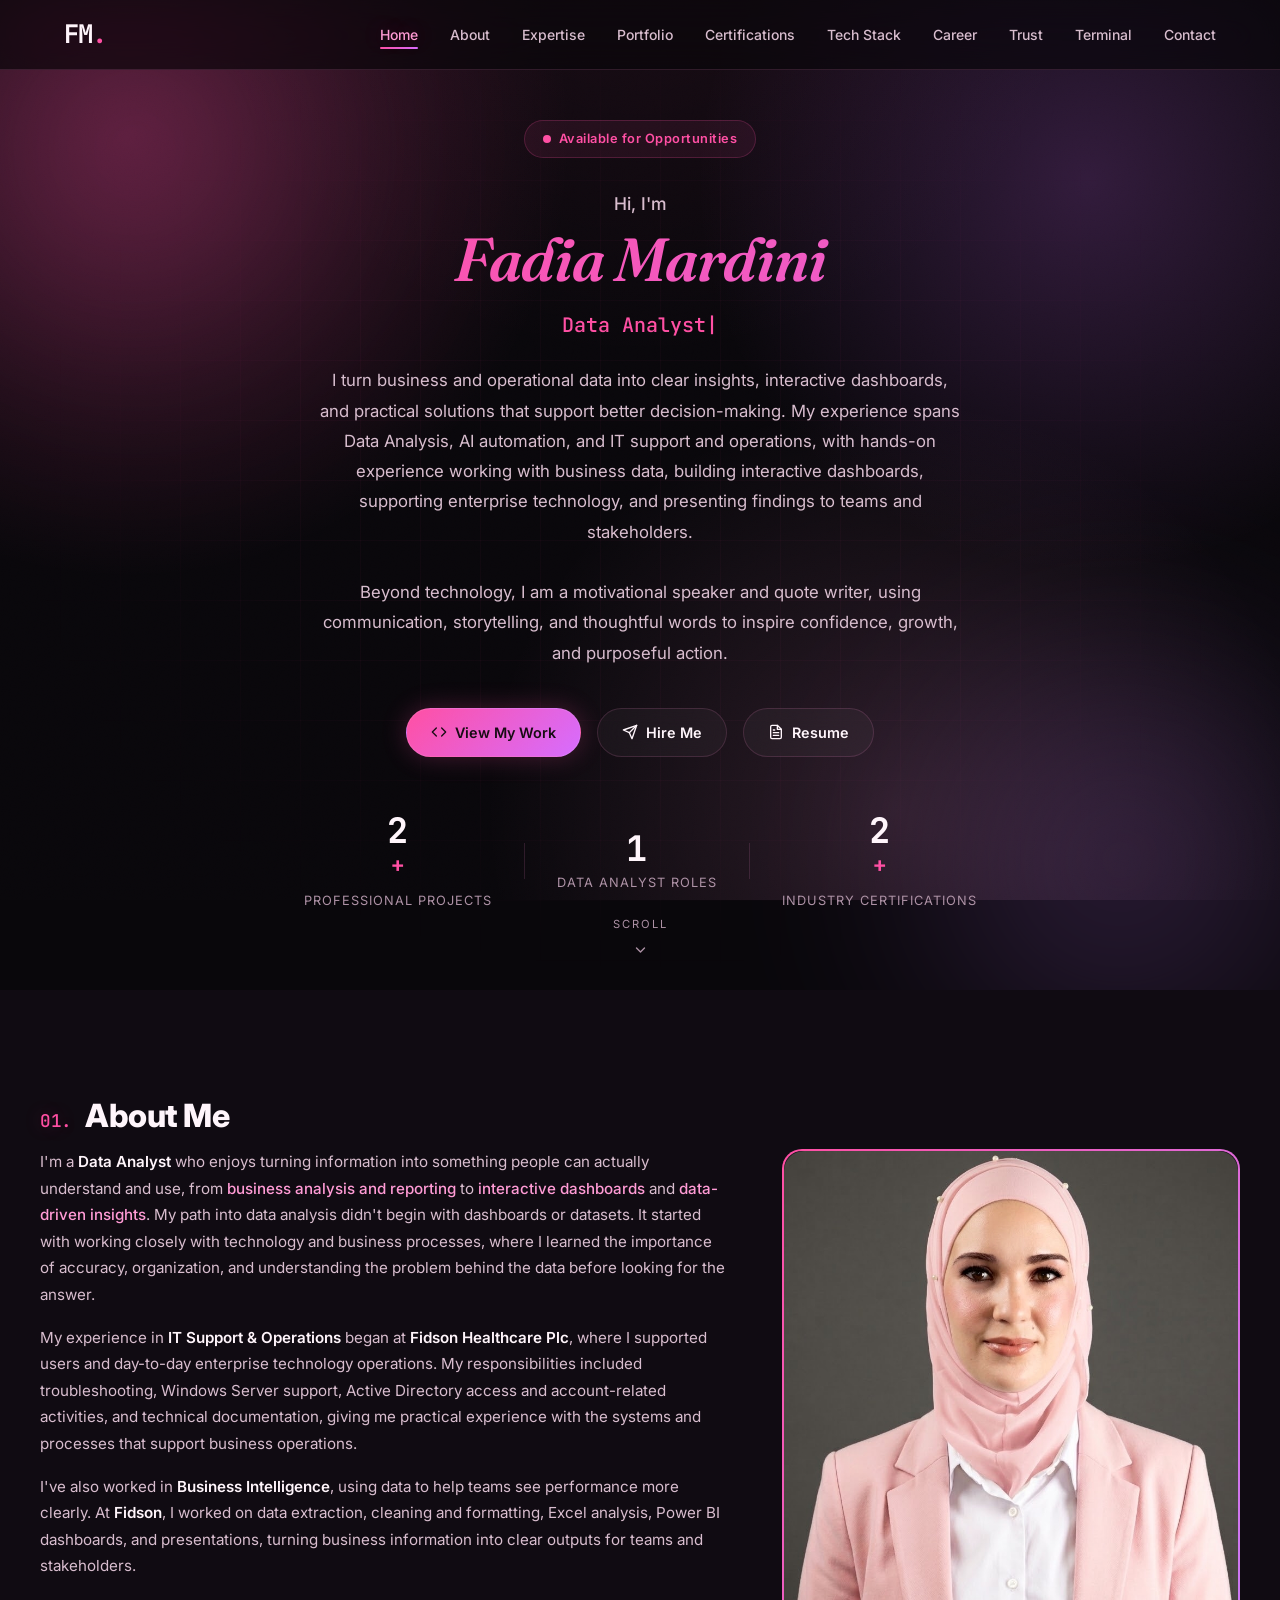
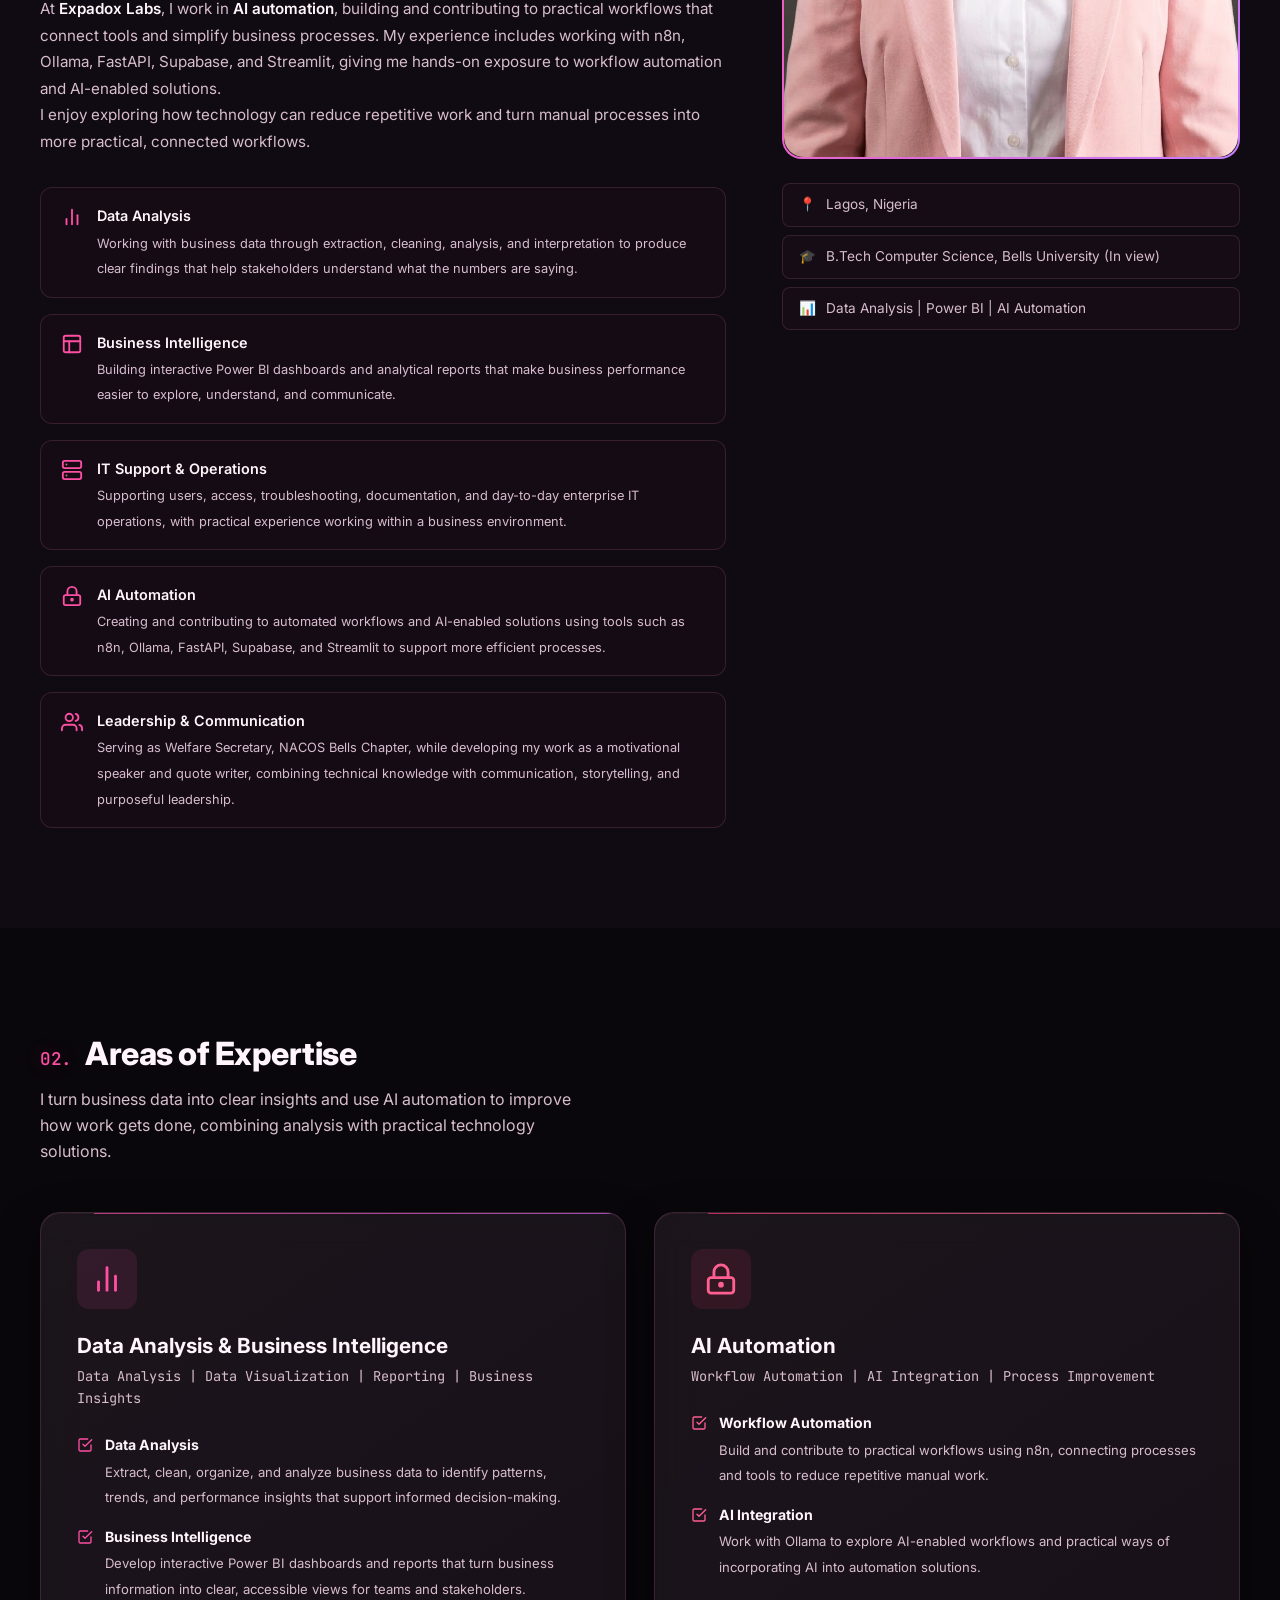
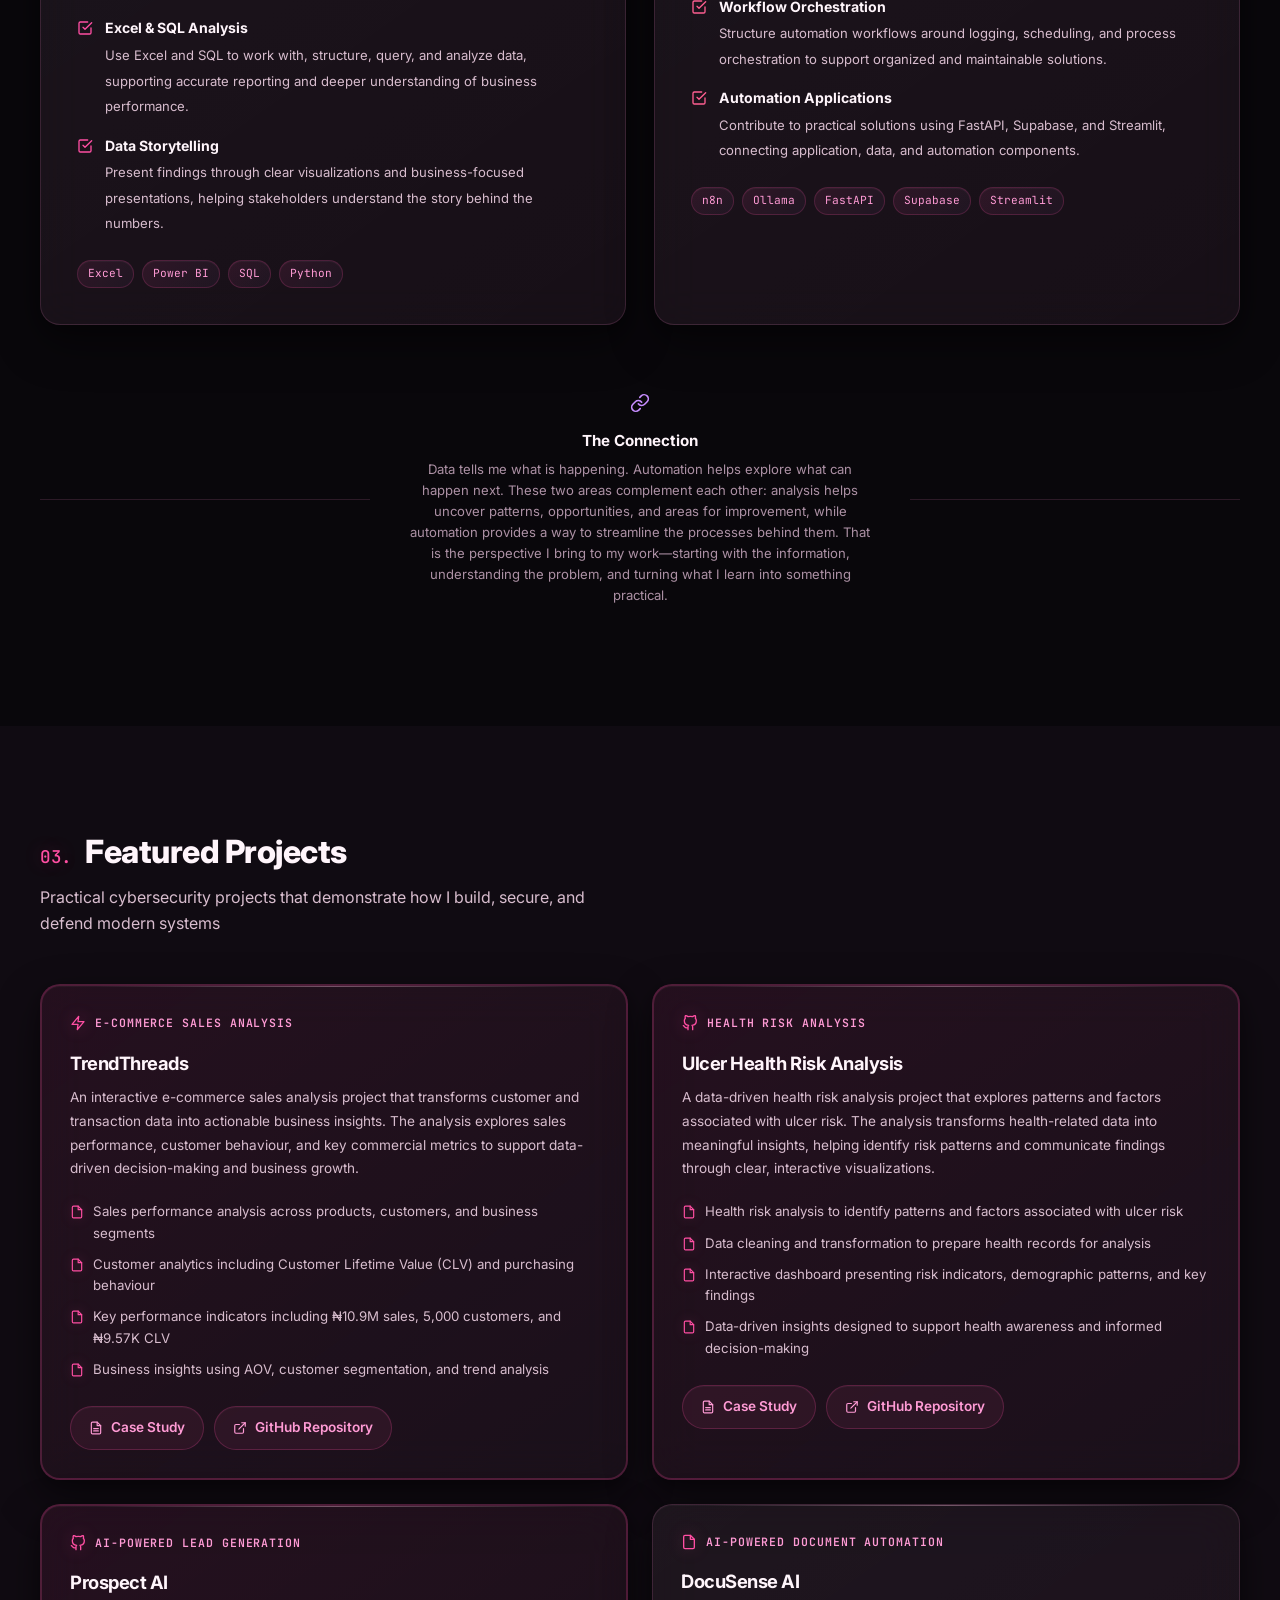
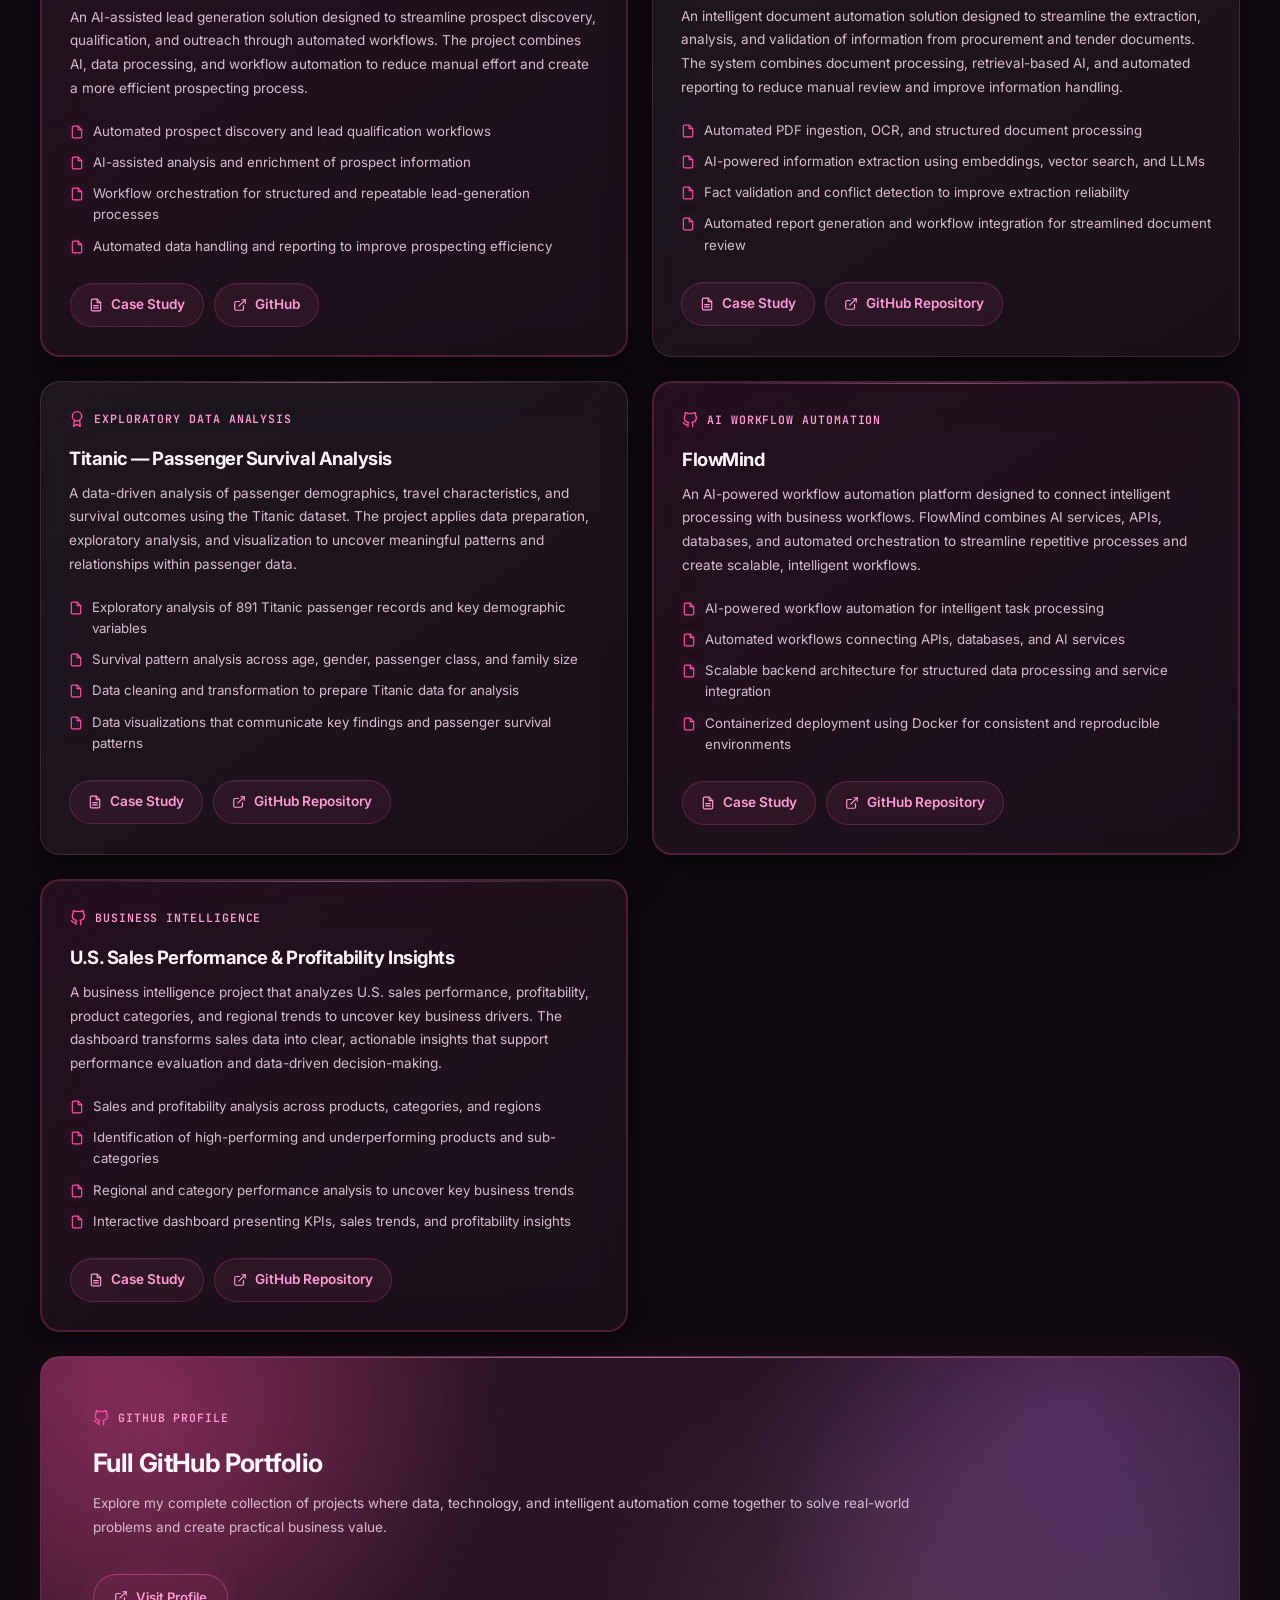
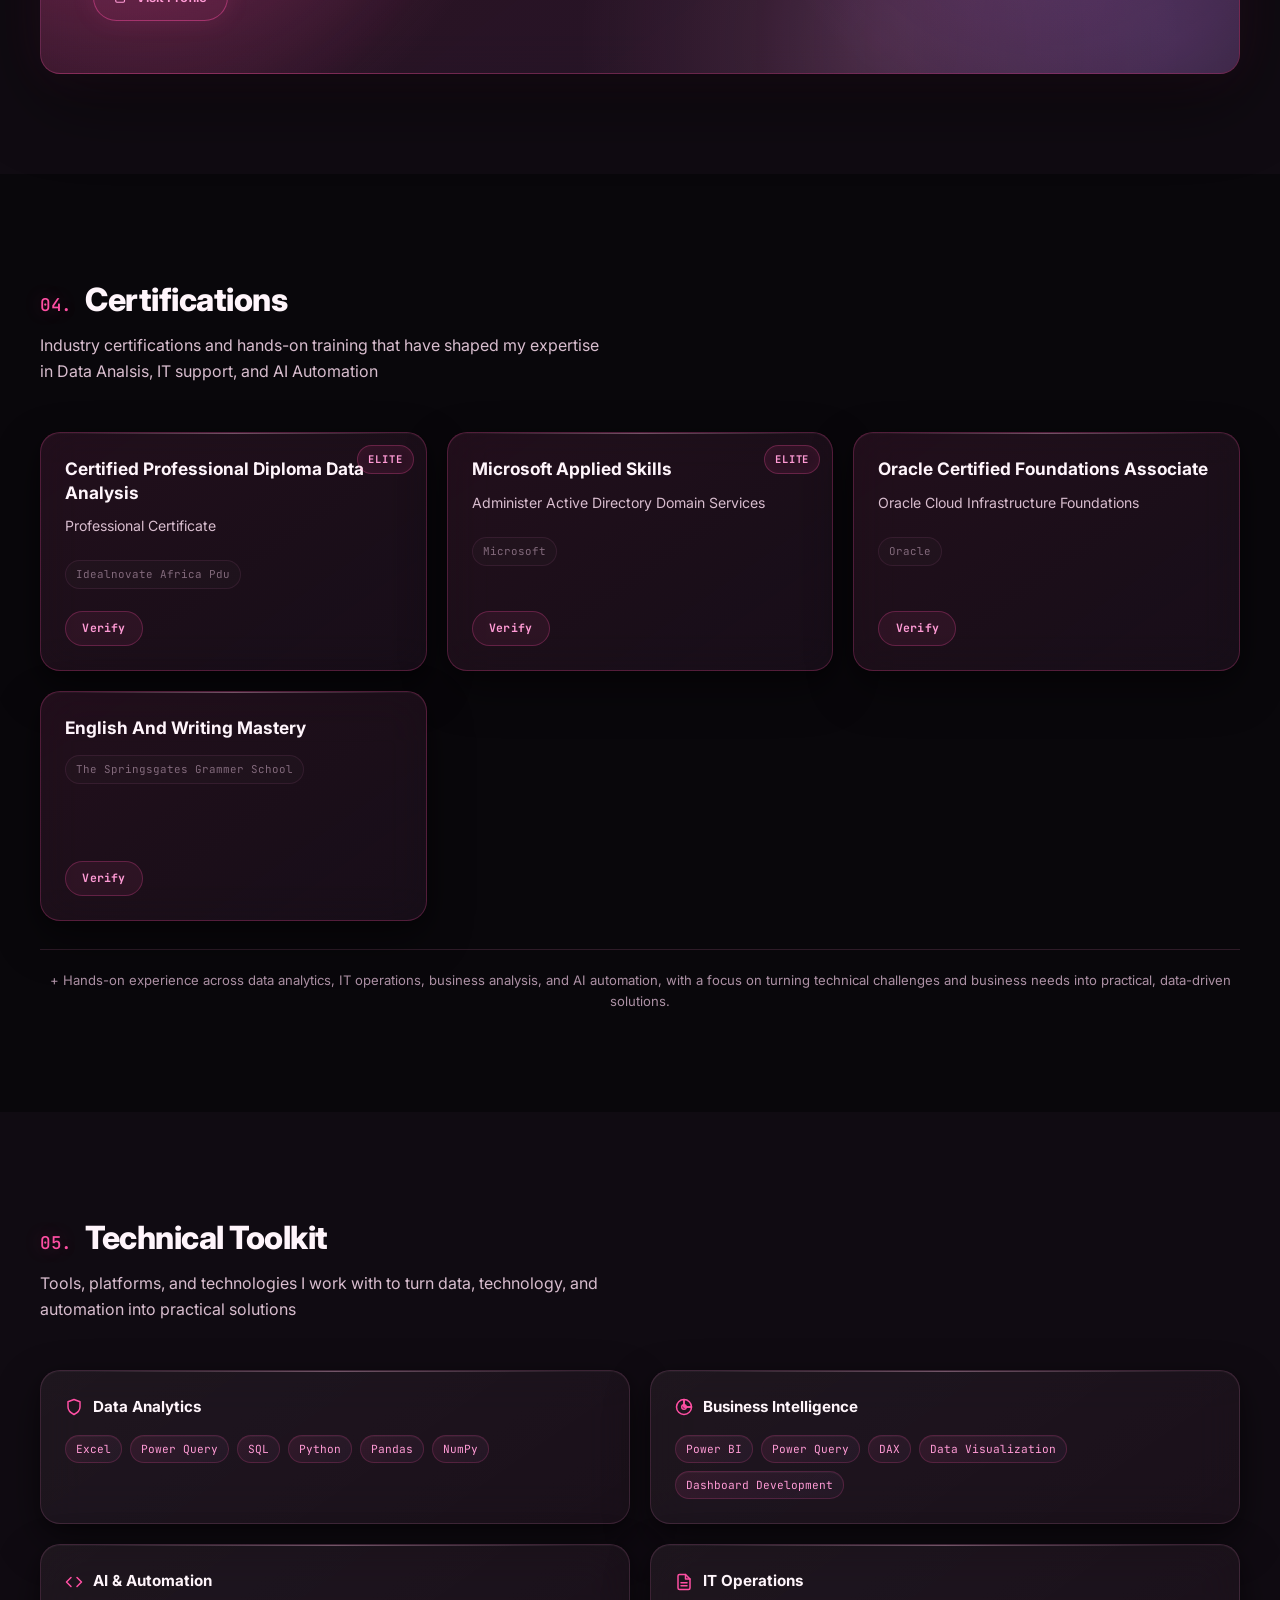
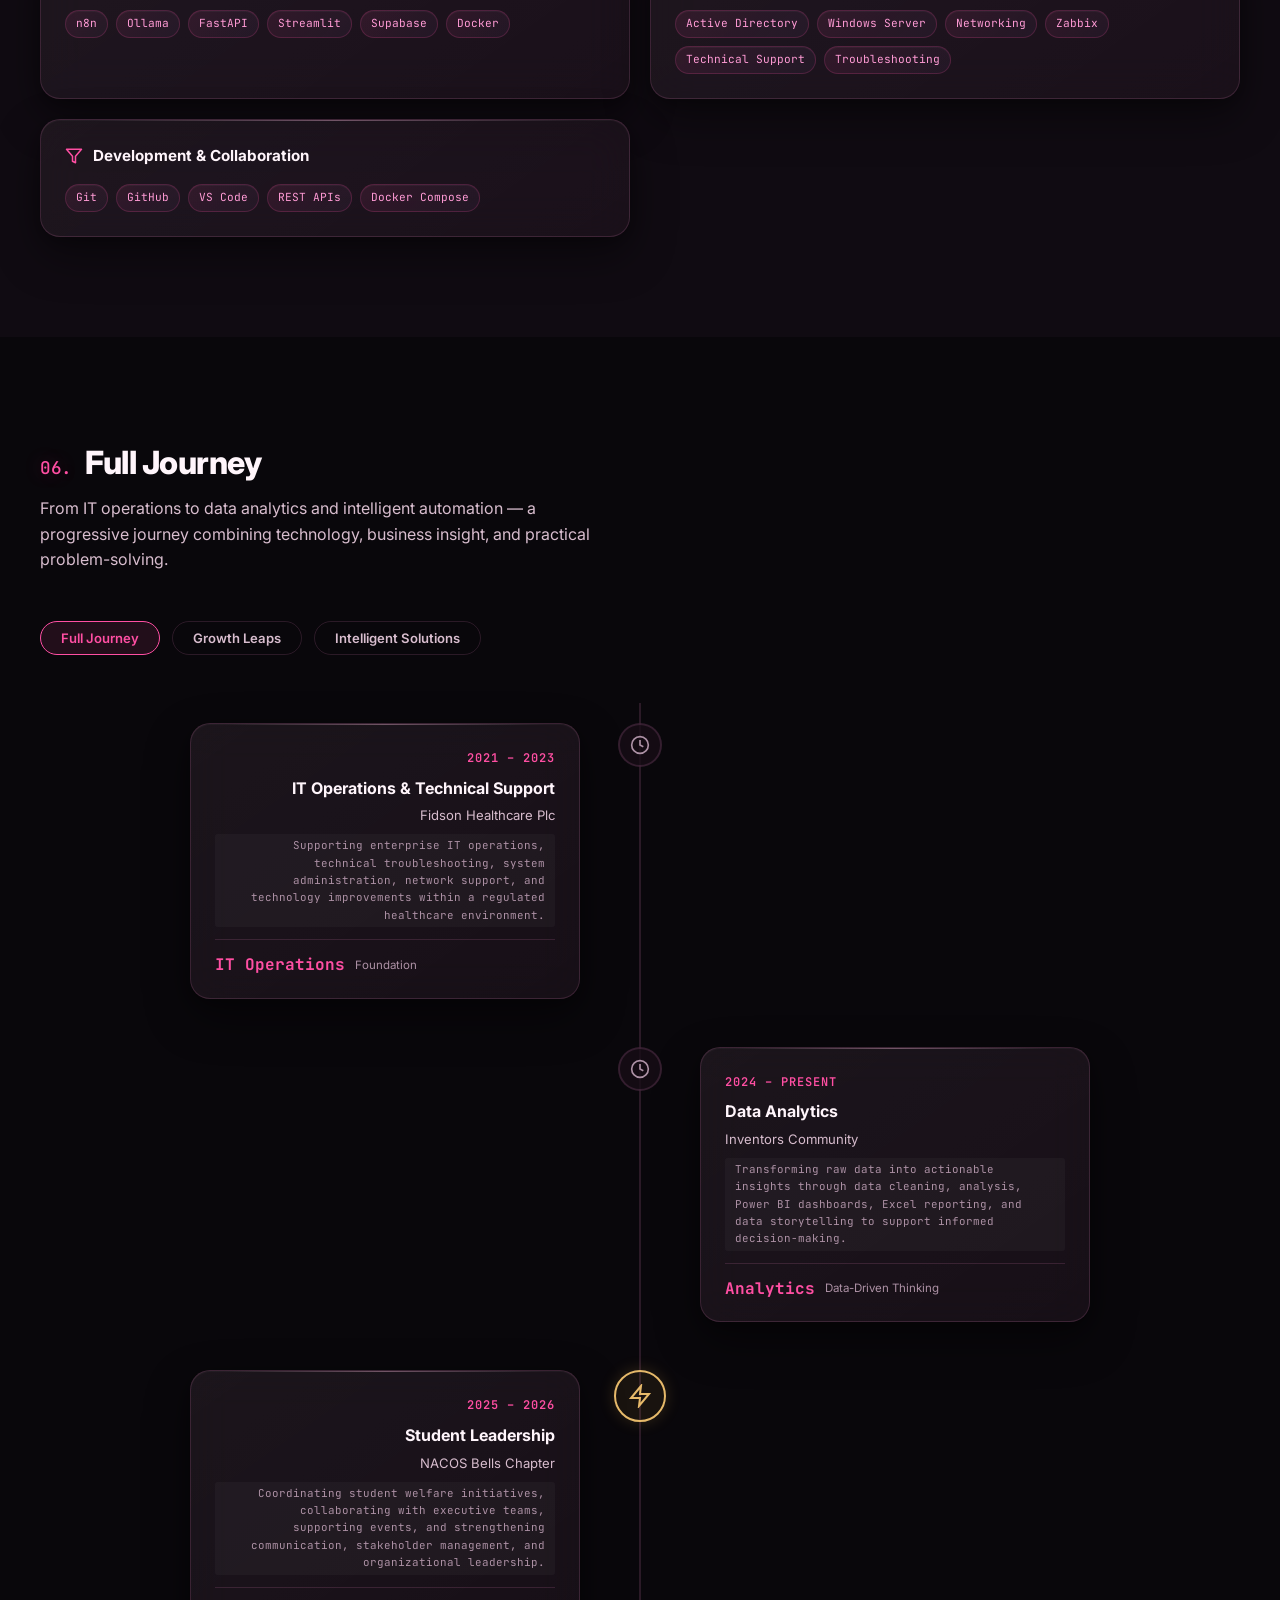
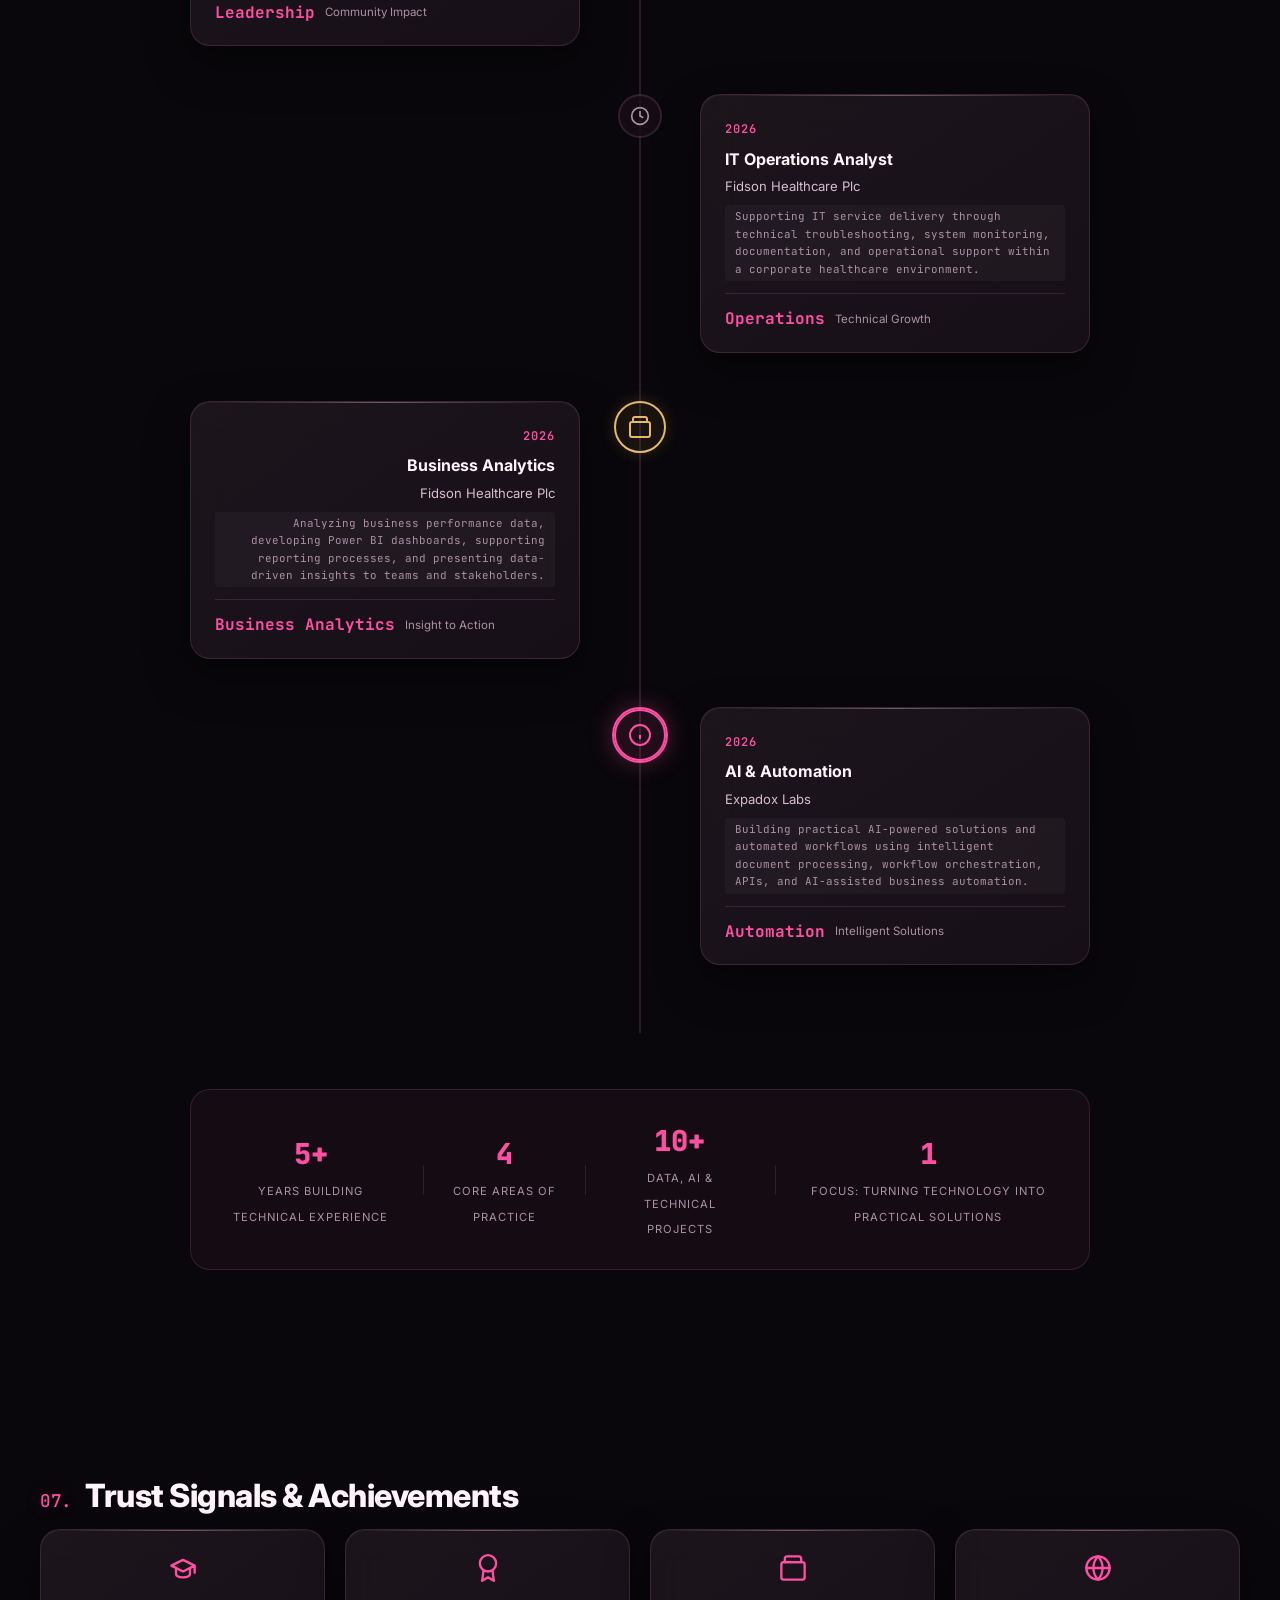
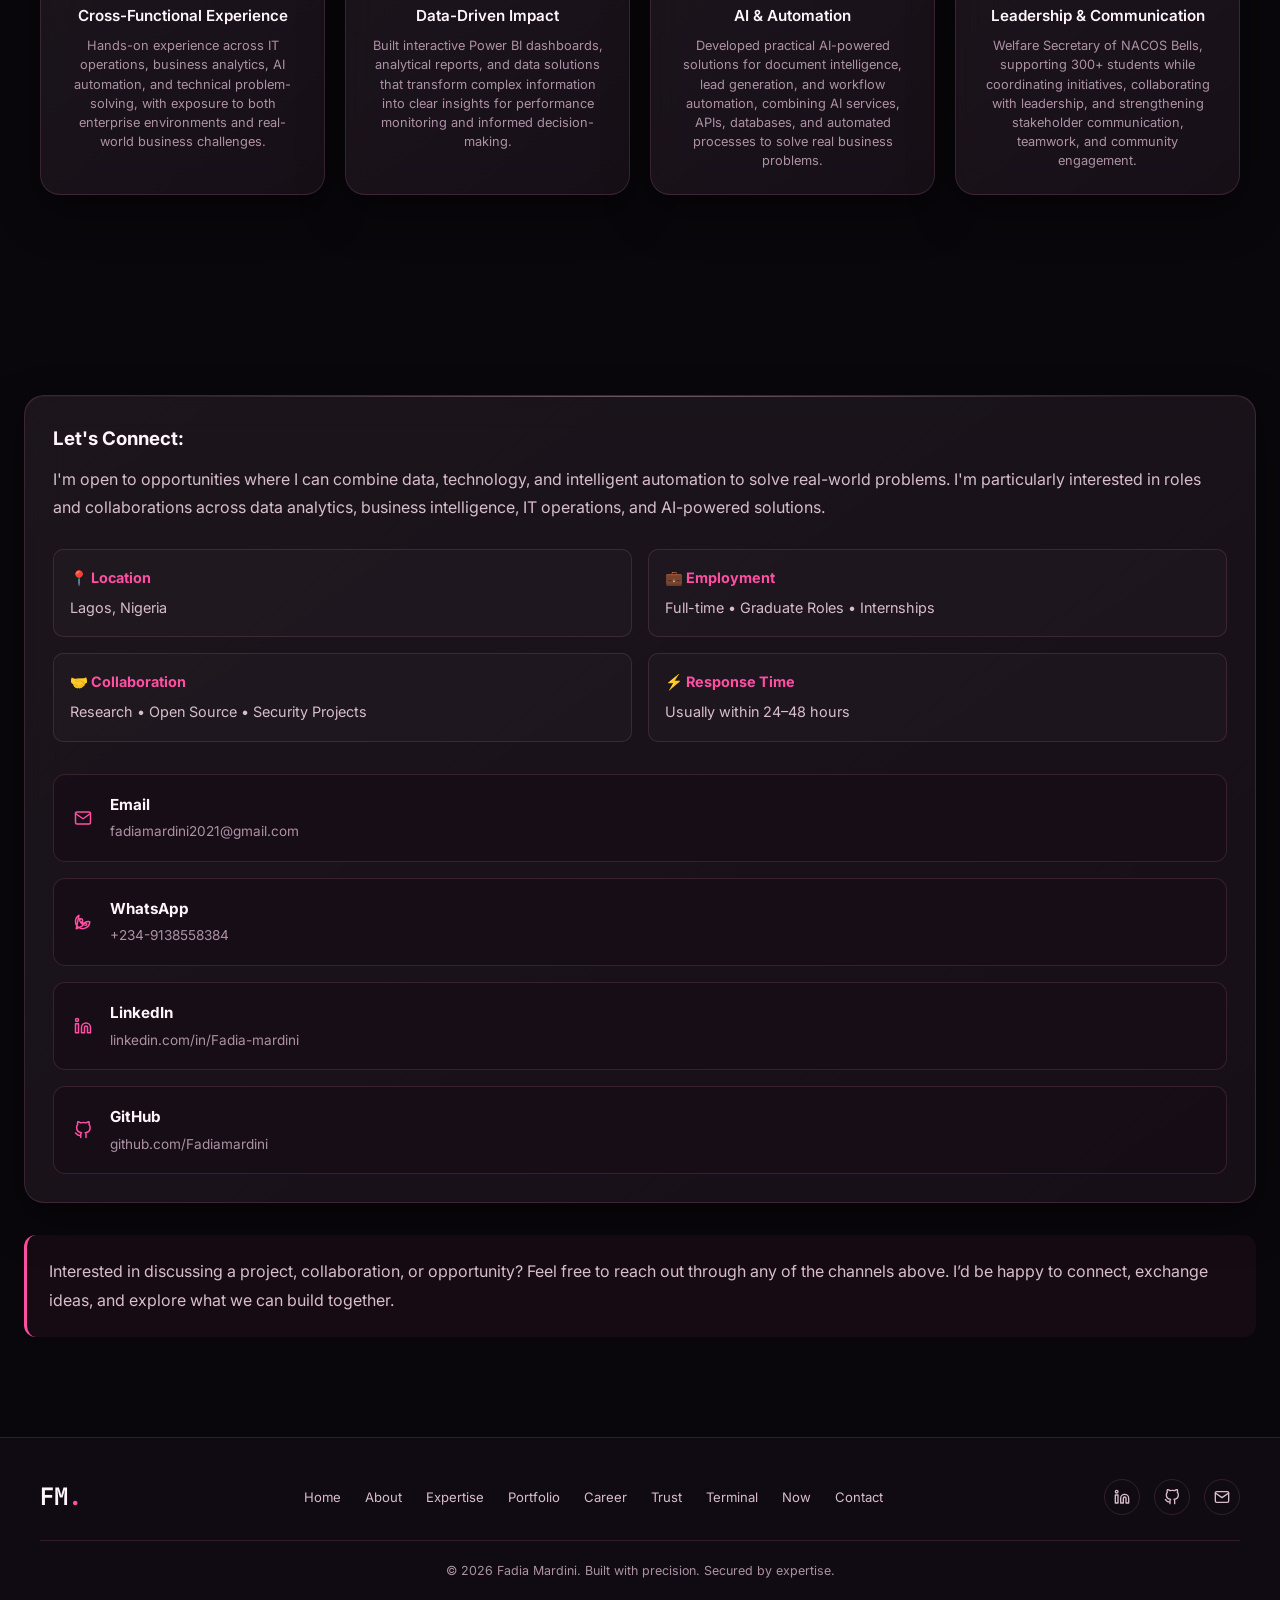
<file: index.html>
<!DOCTYPE html>
<html lang="en">
<head>
    <meta charset="UTF-8">
    <meta name="viewport" content="width=device-width, initial-scale=1.0">
    <meta name="description" content="Fadia Mardini — Cybersecurity Engineer | Security Engineering | Security Operations | Penetration Testing. Portfolio showcasing security engineering, SOC operations, and cybersecurity projects.">
    <meta name="keywords" content="cybersecurity, security engineering, security operations, penetration testing, SOC, threat detection, DevSecOps, Fadia Mardini">
    <meta name="author" content="Fadia Mardini">
    <meta name="robots" content="index, follow">
    
    <!-- Open Graph -->
    <meta property="og:title" content="Fadia Mardini — Cybersecurity Engineer">
    <meta property="og:description" content="Building secure applications, strengthening enterprise systems, and helping organizations detect, investigate, and defend against evolving cyber threats.">
    <meta property="og:type" content="website">
    <meta property="og:url" content="https://Fadiamardini.com">
    <meta property="og:image:width" content="1200">
    <meta property="og:image:height" content="630">
    <meta property="og:image:alt" content="Fadia Mardini — Cybersecurity Engineer">
    <meta name="twitter:card" content="summary_large_image">
    
    <!-- Favicon -->
<link rel="icon" type="image/svg+xml" href="data:image/svg+xml,%3Csvg xmlns='http://www.w3.org/2000/svg' viewBox='0 0 100 100'%3E%3Cdefs%3E%3ClinearGradient id='g' x1='0%25' y1='0%25' x2='100%25' y2='100%25'%3E%3Cstop offset='0%25' style='stop-color:%2300d4aa'/%3E%3Cstop offset='100%25' style='stop-color:%2300a3ff'/%3E%3C/linearGradient%3E%3C/defs%3E%3Crect width='100' height='100' rx='22' fill='url(%23g)'/%3E%3Ctext x='50' y='72' text-anchor='middle' fill='%230a0e14' font-family='Inter,sans-serif' font-weight='900' font-size='62'%3EA%3C/text%3E%3C/svg%3E">
<link rel="shortcut icon" href="[data-uri]">
    
    <title>Fadia Mardini | Cybersecurity Engineer</title>
    
    <!-- Fonts -->
    <link rel="preconnect" href="https://fonts.googleapis.com">
    <link rel="preconnect" href="https://fonts.gstatic.com" crossorigin>
    <link href="https://fonts.googleapis.com/css2?family=Fraunces:ital,opsz,wght@0,9..144,400;0,9..144,500;0,9..144,600;0,9..144,700;0,9..144,900;1,9..144,500&family=Inter:wght@400;500;600;700;800;900&family=JetBrains+Mono:wght@400;500;600;700&display=swap" rel="stylesheet">
    
    <!-- CSS -->
    <link rel="stylesheet" href="css/style.css">

    <!-- JSON-LD Person schema for SEO / Google knowledge panel -->
    <script type="application/ld+json">
    {
      "@context": "https://schema.org",
      "@type": "Person",
      "name": "Fadia Mardini",
      "jobTitle": "Cybersecurity Engineer",
      "description": "Cybersecurity Engineer specialized in Security Engineering, Security Operations, and Penetration Testing. Based in Lagos, Nigeria. B.Tech Computer Science at Bells University of Technology ( In view ) (First Class Honours). Experience at Expadox Labs, Fidson Healthcare Plc, and Inventors Community.",
      "url": "https://Fadiamardini.com",
      "image": "https://Fadiamardini.com/assets/images/profile.jpg",
      "email": "fadiamardini2021@gmail.com",
      "address": {
        "@type": "PostalAddress",
        "addressLocality": "Lagos",
        "addressCountry": "NG"
      },
      "sameAs": [
        "https://www.linkedin.com/in/fadia-mardini/",
        "https://github.com/mardinifa"
      ],
      "alumniOf": [
        {
          "@type": "EducationalOrganization",
          "name": "Bells University of Technology"
        },
        {
          "@type": "EducationalOrganization",
          "name": "Allover Central Polytechnic"
        }
      ],
      "knowsAbout": [
        "Security Engineering",
        "Security Operations",
        "Penetration Testing",
        "Threat Detection",
        "Secure API Development",
        "DevSecOps",
        "Detection Engineering",
        "SIEM",
        "Incident Response",
        "Python Automation",
        "Splunk",
        "Wazuh",
        "Active Directory",
        "Windows Server"
      ]
    }
    </script>

    <!-- hCaptcha — privacy-friendly bot protection for the contact form -->
    <script src="https://js.hcaptcha.com/1/api.js" async defer></script>

    <!-- Privacy-friendly analytics by Plausible -->
    <script async src="https://plausible.io/js/pa-CULpUfeL2Juc-qRc9ARc9.js"></script>
    <script>
        window.plausible=window.plausible||function(){(plausible.q=plausible.q||[]).push(arguments)},plausible.init=plausible.init||function(i){plausible.o=i||{}};
        plausible.init()
    </script>
</head>
<body>
   <!-- THE DEFINITIVE Awwwards-WINNING CINEMATIC LOADER -->
<div class="site-loader" aria-hidden="true">
    <!-- Split Screen Shutter Panels -->
    <div class="loader-panel loader-panel-top"></div>
    <div class="loader-panel loader-panel-bottom"></div>

    <div class="loader-content-wrapper">
        <div class="loader-top-meta">
            <span class="loader-location">INTERNATIONAL</span>
            <span class="loader-status-text" id="loader-status">INITIALIZING SYSTEM</span>
            <span class="loader-year">© 2026</span>
        </div>
        
        <div class="loader-center-brand">
            <h1 class="loader-title">FADIA MARDINI</h1>
            <p class="loader-subtitle">DATA ANALYST & AI AUTOMATION Engineer</p>
        </div>

        <div class="loader-bottom-bar">
            <div class="loader-progress-track">
                <div class="loader-progress-fill" id="loader-fill"></div>
            </div>
            <div class="loader-percentage" id="loader-percentage">00%</div>
        </div>
    </div>
</div>

    <!-- SCROLL PROGRESS -->
    <div class="scroll-progress" aria-hidden="true">
        <span></span>
    </div>

    <!-- CUSTOM CURSOR -->
    <div class="custom-cursor" aria-hidden="true">
        <span></span>
    </div>

    <a href="#main-content" class="skip-link">Skip to content</a>

    <!-- NAVIGATION -->
    <nav class="navbar" aria-label="Primary">
        <div class="nav-container">
            <a href="#" class="nav-logo">FM<span class="accent">.</span></a>
            <ul class="nav-menu">
                <li><a href="#home" class="nav-link active">Home</a></li>
                <li><a href="#about" class="nav-link">About</a></li>
                <li><a href="#expertise" class="nav-link">Expertise</a></li>
                <li><a href="#portfolio" class="nav-link">Portfolio</a></li>
                <li><a href="#certifications" class="nav-link">Certifications</a></li>
                <li><a href="#techstack" class="nav-link">Tech Stack</a></li>
                <li><a href="#timeline" class="nav-link">Career</a></li>
                <li><a href="#trust" class="nav-link">Trust</a></li>
                <li><a href="#terminal-demo" class="nav-link">Terminal</a></li>
                <li><a href="#contact" class="nav-link">Contact</a></li>
            </ul>
            <button class="nav-toggle" id="mobile-menu" type="button" aria-label="Toggle navigation menu" aria-expanded="false">
                <span class="bar"></span>
                <span class="bar"></span>
                <span class="bar"></span>
            </button>
        </div>
    </nav>

    <main id="main-content">

    <!-- HERO SECTION -->
    <section id="home" class="hero">
        <div class="hero-bg-grid"></div>
        <div class="hero-container">
            <div class="hero-badge">
                <span class="pulse-dot"></span> Available for Opportunities
            </div>
            <h1 class="hero-title">
                <span class="hero-greeting">Hi, I'm</span>
                <span class="hero-name">Fadia Mardini</span>
            </h1>
            <h2 class="hero-role">
                <span class="typing-text"></span><span class="cursor">|</span>
            </h2>
            <p class="hero-description">
    I turn business and operational data into clear insights, interactive 
    dashboards, and practical solutions that support better decision-making.
    My experience spans Data Analysis, AI automation, and IT support and operations, 
    with hands-on experience working with business data, building interactive dashboards, 
    supporting enterprise technology, and presenting findings to teams and stakeholders.
    <br><br>
    Beyond technology, I am a motivational speaker and quote writer, using communication, 
    storytelling, and thoughtful words to inspire confidence, growth, and purposeful action.
</p>
            <div class="hero-cta">
                <a href="#portfolio" class="btn btn-primary">
                    <svg width="16" height="16" viewBox="0 0 24 24" fill="none" stroke="currentColor" stroke-width="2" stroke-linecap="round" stroke-linejoin="round"><polyline points="16 18 22 12 16 6"/><polyline points="8 6 2 12 8 18"/></svg>
                    View My Work
                </a>
                <a href="#contact" class="btn btn-secondary">
                    <svg width="16" height="16" viewBox="0 0 24 24" fill="none" stroke="currentColor" stroke-width="2" stroke-linecap="round" stroke-linejoin="round"><line x1="22" y1="2" x2="11" y2="13"/><polygon points="22 2 15 22 11 13 2 9 22 2"/></svg>
                    Hire Me
                </a>
                <a href="resume/index.html" class="btn btn-outline">
                    <svg width="16" height="16" viewBox="0 0 24 24" fill="none" stroke="currentColor" stroke-width="2" stroke-linecap="round" stroke-linejoin="round"><path d="M14 2H6a2 2 0 0 0-2 2v16a2 2 0 0 0 2 2h12a2 2 0 0 0 2-2V8z"/><polyline points="14 2 14 8 20 8"/><line x1="16" y1="13" x2="8" y2="13"/><line x1="16" y1="17" x2="8" y2="17"/><polyline points="10 9 9 9 8 9"/></svg>
                    Resume
                </a>
            </div>
            <div class="hero-stats">
                <div class="stat-item">
                    <span class="stat-number" data-target="5">5</span>
                    <span class="stat-suffix">+</span>
                    <span class="stat-label">Professional Projects</span>
                </div>
                <div class="stat-divider"></div>
                <div class="stat-item">
                    <span class="stat-number" data-target="3">3</span>
                    <span class="stat-suffix"></span>
                    <span class="stat-label">Data Analyst Roles</span>
                </div>
                <div class="stat-divider"></div>
                <div class="stat-item">
                    <span class="stat-number" data-target="5">4</span>
                    <span class="stat-suffix">+</span>
                    <span class="stat-label">Industry Certifications</span>
                </div>
            </div>
        </div>
        <div class="scroll-indicator">
            <span>Scroll</span>
            <svg width="16" height="16" viewBox="0 0 24 24" fill="none" stroke="currentColor" stroke-width="2" stroke-linecap="round" stroke-linejoin="round"><polyline points="6 9 12 15 18 9"/></svg>
        </div>
    </section>

   <!-- ABOUT SECTION -->
<section id="about" class="about">
    <div class="section-container">
        <h2 class="section-title">
            <span class="section-number">01.</span> About Me
        </h2>
        <div class="about-grid">
            <div class="about-text">
                <p>
                    I'm a <strong>Data Analyst </strong> who enjoys turning information into something people can actually understand and use, from
                    <span class="highlight">business analysis and reporting</span> to
                    <span class="highlight">interactive dashboards</span> and
                    <span class="highlight">data-driven insights</span>. My path into data analysis didn't begin with dashboards or datasets. It started with working closely with technology and business processes, where I learned the importance of accuracy, organization, and understanding the problem behind the data before looking for the answer.
                </p>
                <p>
                    My experience in <strong>IT Support & Operations</strong> began at <strong>Fidson Healthcare Plc</strong>, where I supported users and day-to-day enterprise technology operations. My responsibilities included troubleshooting, Windows Server support, Active Directory access and account-related activities, and technical documentation, giving me practical experience with the systems and processes that support business operations.
                </p>

                <p>
                    I've also worked in <strong>Business Intelligence</strong>, using data to help teams see performance more clearly. At <strong>Fidson</strong>, I worked on data extraction, cleaning and formatting, Excel analysis, Power BI dashboards, and presentations, turning business information into clear outputs for teams and stakeholders.
                </p>

                <p>
                    At <strong>Expadox Labs</strong>, I work in <strong>AI automation</strong>, building and contributing to practical workflows that connect tools and simplify business processes. My experience includes working with n8n, Ollama, FastAPI, Supabase, and Streamlit, giving me hands-on exposure to workflow automation and AI-enabled solutions. 
                    <br>I enjoy exploring how technology can reduce repetitive work and turn manual processes into more practical, connected workflows.</br>
                </p>
                <div class="about-highlights">
                    <div class="highlight-item">
                        <div class="highlight-icon">
                            <svg width="22" height="22" viewBox="0 0 24 24" fill="none" stroke="currentColor" stroke-width="2" stroke-linecap="round" stroke-linejoin="round">
                                <line x1="18" y1="20" x2="18" y2="10"/>
                                <line x1="12" y1="20" x2="12" y2="4"/>
                                <line x1="6" y1="20" x2="6" y2="14"/>
                            </svg>
                        </div>
                        <div>
                            <strong>Data Analysis</strong>
                            <span>Working with business data through extraction, cleaning, analysis, and interpretation to produce clear findings that help stakeholders understand what the numbers are saying.</span>
                        </div>
                    </div>
                    <div class="highlight-item">
                        <div class="highlight-icon">
                            <svg width="22" height="22" viewBox="0 0 24 24" fill="none" stroke="currentColor" stroke-width="2" stroke-linecap="round" stroke-linejoin="round">
                                <rect x="3" y="3" width="18" height="18" rx="2" ry="2"/>
                                <line x1="3" y1="9" x2="21" y2="9"/>
                                <line x1="9" y1="21" x2="9" y2="9"/>
                            </svg>
                        </div>
                        <div>
                            <strong>Business Intelligence</strong>
                            <span>Building interactive Power BI dashboards and analytical reports that make business performance easier to explore, understand, and communicate.</span>
                        </div>
                    </div>
                    <div class="highlight-item">
                        <div class="highlight-icon">
                            <svg width="22" height="22" viewBox="0 0 24 24" fill="none" stroke="currentColor" stroke-width="2" stroke-linecap="round" stroke-linejoin="round">
                                <rect x="2" y="2" width="20" height="8" rx="2" ry="2"/>
                                <rect x="2" y="14" width="20" height="8" rx="2" ry="2"/>
                                <line x1="6" y1="6" x2="6.01" y2="6"/>
                                <line x1="6" y1="18" x2="6.01" y2="18"/>
                            </svg>
                        </div>
                        <div>
                            <strong>IT Support & Operations</strong>
                            <span>Supporting users, access, troubleshooting, documentation, and day-to-day enterprise IT operations, with practical experience working within a business environment.</span>
                        </div>
                    </div>
                    <div class="highlight-item">
                        <div class="highlight-icon">
                            <svg width="22" height="22" viewBox="0 0 24 24" fill="none" stroke="currentColor" stroke-width="2" stroke-linecap="round" stroke-linejoin="round">
                                <rect x="3" y="11" width="18" height="11" rx="2" ry="2"/>
                                <path d="M7 11V7a5 5 0 0 1 10 0v4"/>
                                <circle cx="12" cy="16" r="1"/>
                            </svg>
                        </div>
                        <div>
                            <strong>AI Automation</strong>
                            <span>Creating and contributing to automated workflows and AI-enabled solutions using tools such as n8n, Ollama, FastAPI, Supabase, and Streamlit to support more efficient processes.</span>
                        </div>
                    </div>
                    <div class="highlight-item">
                        <div class="highlight-icon">
                            <svg width="22" height="22" viewBox="0 0 24 24" fill="none" stroke="currentColor" stroke-width="2" stroke-linecap="round" stroke-linejoin="round">
                                <path d="M17 21v-2a4 4 0 0 0-4-4H5a4 4 0 0 0-4 4v2"/>
                                <circle cx="9" cy="7" r="4"/>
                                <path d="M23 21v-2a4 4 0 0 0-3-3.87"/>
                                <path d="M16 3.13a4 4 0 0 1 0 7.75"/>
                            </svg>
                        </div>
                        <div>
                            <strong>Leadership & Communication</strong>
                            <span>Serving as Welfare Secretary, NACOS Bells Chapter, while developing my work as a motivational speaker and quote writer, combining technical knowledge with communication, storytelling, and purposeful leadership.</span>
                        </div>
                    </div>
                </div>
            </div>
            <div class="about-image-wrapper">
                <div class="about-image-container">
                    <img src="assets/images/profile.jpeg" alt="Fadia Mardini — Data Analyst & BI Professional" class="about-profile-img">
                </div>
                <div class="about-quick-facts">
                    <div class="fact">
                        <span class="fact-icon">📍</span>
                        <span>Lagos, Nigeria</span>
                    </div>
                    <div class="fact">
                        <span class="fact-icon">🎓</span>
                        <span>B.Tech Computer Science, Bells University (In view)</span>
                    </div>
                    <div class="fact">
                        <span class="fact-icon">📊</span>
                        <span>Data Analysis | Power BI | AI Automation</span>
                    </div>
                </div>
            </div>
        </div>
    </div>
</section>

<!-- EXPERTISE SECTION -->
    <section id="expertise" class="expertise">
        <div class="section-container">
            <h2 class="section-title">
                <span class="section-number">02.</span> Areas of Expertise
            </h2>
            <p class="section-subtitle">I turn business data into clear insights and use AI automation to improve how work gets done, combining analysis with practical technology solutions.</p>
            
            <div class="expertise-grid">
                <!-- Data Analysis & Business Intelligence -->
                <div class="expertise-card defensive">
                    <div class="card-icon">
                        <svg width="34" height="34" viewBox="0 0 24 24" fill="none" stroke="currentColor" stroke-width="2" stroke-linecap="round" stroke-linejoin="round">
                            <line x1="18" y1="20" x2="18" y2="10"/>
                            <line x1="12" y1="20" x2="12" y2="4"/>
                            <line x1="6" y1="20" x2="6" y2="14"/>
                        </svg>
                    </div>
                    <h3>Data Analysis & Business Intelligence</h3>
                    <p class="card-subtitle">Data Analysis | Data Visualization | Reporting | Business Insights</p>
                    <ul class="expertise-list">
                        <li>
                            <svg width="16" height="16" viewBox="0 0 24 24" fill="none" stroke="currentColor" stroke-width="2" stroke-linecap="round" stroke-linejoin="round"><polyline points="9 11 12 14 22 4"/><path d="M21 12v7a2 2 0 0 1-2 2H5a2 2 0 0 1-2-2V5a2 2 0 0 1 2-2h11"/></svg>
                            <div>
                                <strong>Data Analysis</strong>
                                <span>Extract, clean, organize, and analyze business data to identify patterns, trends, and performance insights that support informed decision-making.</span>
                            </div>
                        </li>
                        <li>
                            <svg width="16" height="16" viewBox="0 0 24 24" fill="none" stroke="currentColor" stroke-width="2" stroke-linecap="round" stroke-linejoin="round"><polyline points="9 11 12 14 22 4"/><path d="M21 12v7a2 2 0 0 1-2 2H5a2 2 0 0 1-2-2V5a2 2 0 0 1 2-2h11"/></svg>
                            <div>
                                <strong>Business Intelligence</strong>
                                <span>Develop interactive Power BI dashboards and reports that turn business information into clear, accessible views for teams and stakeholders.</span>
                            </div>
                        </li>
                        <li>
                            <svg width="16" height="16" viewBox="0 0 24 24" fill="none" stroke="currentColor" stroke-width="2" stroke-linecap="round" stroke-linejoin="round"><polyline points="9 11 12 14 22 4"/><path d="M21 12v7a2 2 0 0 1-2 2H5a2 2 0 0 1-2-2V5a2 2 0 0 1 2-2h11"/></svg>
                            <div>
                                <strong>Excel & SQL Analysis</strong>
                                <span>Use Excel and SQL to work with, structure, query, and analyze data, supporting accurate reporting and deeper understanding of business performance.</span>
                            </div>
                        </li>
                        <li>
                            <svg width="16" height="16" viewBox="0 0 24 24" fill="none" stroke="currentColor" stroke-width="2" stroke-linecap="round" stroke-linejoin="round"><polyline points="9 11 12 14 22 4"/><path d="M21 12v7a2 2 0 0 1-2 2H5a2 2 0 0 1-2-2V5a2 2 0 0 1 2-2h11"/></svg>
                            <div>
                                <strong>Data Storytelling</strong>
                                <span>Present findings through clear visualizations and business-focused presentations, helping stakeholders understand the story behind the numbers.</span>
                            </div>
                        </li>
                    </ul>
                    <div class="expertise-tags">
                        <span>Excel</span>
                        <span>Power BI</span>
                        <span>SQL</span>
                        <span>Python</span>
                    </div>
                </div>

                <!-- AI Automation -->
                <div class="expertise-card offensive">
                    <div class="card-icon">
                        <svg width="34" height="34" viewBox="0 0 24 24" fill="none" stroke="currentColor" stroke-width="2" stroke-linecap="round" stroke-linejoin="round">
                            <rect x="3" y="11" width="18" height="11" rx="2" ry="2"/>
                            <path d="M7 11V7a5 5 0 0 1 10 0v4"/>
                            <circle cx="12" cy="16" r="1"/>
                        </svg>
                    </div>
                    <h3>AI Automation</h3>
                    <p class="card-subtitle">Workflow Automation | AI Integration | Process Improvement</p>
                    <ul class="expertise-list">
                        <li>
                            <svg width="16" height="16" viewBox="0 0 24 24" fill="none" stroke="currentColor" stroke-width="2" stroke-linecap="round" stroke-linejoin="round"><polyline points="9 11 12 14 22 4"/><path d="M21 12v7a2 2 0 0 1-2 2H5a2 2 0 0 1-2-2V5a2 2 0 0 1 2-2h11"/></svg>
                            <div>
                                <strong>Workflow Automation</strong>
                                <span>Build and contribute to practical workflows using n8n, connecting processes and tools to reduce repetitive manual work.</span>
                            </div>
                        </li>
                        <li>
                            <svg width="16" height="16" viewBox="0 0 24 24" fill="none" stroke="currentColor" stroke-width="2" stroke-linecap="round" stroke-linejoin="round"><polyline points="9 11 12 14 22 4"/><path d="M21 12v7a2 2 0 0 1-2 2H5a2 2 0 0 1-2-2V5a2 2 0 0 1 2-2h11"/></svg>
                            <div>
                                <strong>AI Integration</strong>
                                <span>Work with Ollama to explore AI-enabled workflows and practical ways of incorporating AI into automation solutions.</span>
                            </div>
                        </li>
                        <li>
                            <svg width="16" height="16" viewBox="0 0 24 24" fill="none" stroke="currentColor" stroke-width="2" stroke-linecap="round" stroke-linejoin="round"><polyline points="9 11 12 14 22 4"/><path d="M21 12v7a2 2 0 0 1-2 2H5a2 2 0 0 1-2-2V5a2 2 0 0 1 2-2h11"/></svg>
                            <div>
                                <strong>Workflow Orchestration</strong>
                                <span>Structure automation workflows around logging, scheduling, and process orchestration to support organized and maintainable solutions.</span>
                            </div>
                        </li>
                        <li>
                            <svg width="16" height="16" viewBox="0 0 24 24" fill="none" stroke="currentColor" stroke-width="2" stroke-linecap="round" stroke-linejoin="round"><polyline points="9 11 12 14 22 4"/><path d="M21 12v7a2 2 0 0 1-2 2H5a2 2 0 0 1-2-2V5a2 2 0 0 1 2-2h11"/></svg>
                            <div>
                                <strong>Automation Applications</strong>
                                <span>Contribute to practical solutions using FastAPI, Supabase, and Streamlit, connecting application, data, and automation components.</span>
                            </div>
                        </li>
                    </ul>
                    <div class="expertise-tags">
                        <span>n8n</span>
                        <span>Ollama</span>
                        <span>FastAPI</span>
                        <span>Supabase</span>
                        <span>Streamlit</span>
                    </div>
                </div>
            </div>

            <!-- Bridge Section -->
            <div class="expertise-bridge">
                <div class="bridge-line"></div>
                <div class="bridge-content">
                    <svg width="20" height="20" viewBox="0 0 24 24" fill="none" stroke="currentColor" stroke-width="2" stroke-linecap="round" stroke-linejoin="round"><path d="M10 13a5 5 0 0 0 7.54.54l3-3a5 5 0 0 0-7.07-7.07l-1.72 1.71"/><path d="M14 11a5 5 0 0 0-7.54-.54l-3 3a5 5 0 0 0 7.07 7.07l1.71-1.71"/></svg>
                    <h3>The Connection</h3>
                    <p>Data tells me what is happening. Automation helps explore what can happen next. These two areas complement each other: analysis helps uncover patterns, opportunities, and areas for improvement, while automation provides a way to streamline the processes behind them. That is the perspective I bring to my work—starting with the information, understanding the problem, and turning what I learn into something practical.</p>
                </div>
                <div class="bridge-line"></div>
            </div>
        </div>
    </section>

    <!-- PORTFOLIO SECTION -->
    <section id="portfolio" class="portfolio">
        <div class="section-container">
            <h2 class="section-title">
                <span class="section-number">03.</span> Featured Projects
            </h2>
            <p class="section-subtitle">Practical cybersecurity projects that demonstrate how I build, secure, and defend modern systems</p>
            
            <div class="portfolio-grid">
                <!-- TrendThreads -->
                <div class="portfolio-card featured">
                    <div class="portfolio-card-header">
                        <svg width="16" height="16" viewBox="0 0 24 24" fill="none" stroke="currentColor" stroke-width="2" stroke-linecap="round" stroke-linejoin="round"><polygon points="13 2 3 14 12 14 11 22 21 10 12 10 13 2"/></svg>
                        <span>E-commerce Sales Analysis</span>
                    </div>
                    <h3>TrendThreads</h3>
                    <p>An interactive e-commerce sales analysis project that transforms customer and transaction data into actionable business insights. The analysis explores sales performance, customer behaviour, and key commercial metrics to support data-driven decision-making and business growth.</p>
                    <ul>
                        <li><svg width="14" height="14" viewBox="0 0 24 24" fill="none" stroke="currentColor" stroke-width="2" stroke-linecap="round" stroke-linejoin="round"><path d="M14 2H6a2 2 0 0 0-2 2v16a2 2 0 0 0 2 2h12a2 2 0 0 0 2-2V8z"/><polyline points="14 2 14 8 20 8"/></svg> Sales performance analysis across products, customers, and business segments</li>
                        <li><svg width="14" height="14" viewBox="0 0 24 24" fill="none" stroke="currentColor" stroke-width="2" stroke-linecap="round" stroke-linejoin="round"><path d="M14 2H6a2 2 0 0 0-2 2v16a2 2 0 0 0 2 2h12a2 2 0 0 0 2-2V8z"/><polyline points="14 2 14 8 20 8"/></svg> Customer analytics including Customer Lifetime Value (CLV) and purchasing behaviour</li>
                        <li><svg width="14" height="14" viewBox="0 0 24 24" fill="none" stroke="currentColor" stroke-width="2" stroke-linecap="round" stroke-linejoin="round"><path d="M14 2H6a2 2 0 0 0-2 2v16a2 2 0 0 0 2 2h12a2 2 0 0 0 2-2V8z"/><polyline points="14 2 14 8 20 8"/></svg> Key performance indicators including ₦10.9M sales, 5,000 customers, and ₦9.57K CLV</li>
                        <li><svg width="14" height="14" viewBox="0 0 24 24" fill="none" stroke="currentColor" stroke-width="2" stroke-linecap="round" stroke-linejoin="round"><path d="M14 2H6a2 2 0 0 0-2 2v16a2 2 0 0 0 2 2h12a2 2 0 0 0 2-2V8z"/><polyline points="14 2 14 8 20 8"/></svg> Business insights using AOV, customer segmentation, and trend analysis</li>
                    </ul>
                    <div style="display: flex; gap: 10px; flex-wrap: wrap; margin-top: 4px;">
                        <a href="portfolio/case-studies/TrendThreads.html" class="btn btn-card">
                            <svg width="14" height="14" viewBox="0 0 24 24" fill="none" stroke="currentColor" stroke-width="2" stroke-linecap="round" stroke-linejoin="round"><path d="M14 2H6a2 2 0 0 0-2 2v16a2 2 0 0 0 2 2h12a2 2 0 0 0 2-2V8z"/><polyline points="14 2 14 8 20 8"/><line x1="16" y1="13" x2="8" y2="13"/><line x1="16" y1="17" x2="8" y2="17"/></svg>
                            Case Study
                        </a>
                        <a href="https://github.com/mardinifa/trendthreads-ecommerce-sales-analysis" class="btn btn-card" target="_blank" rel="noopener noreferrer">
                            <svg width="14" height="14" viewBox="0 0 24 24" fill="none" stroke="currentColor" stroke-width="2" stroke-linecap="round" stroke-linejoin="round"><path d="M18 13v6a2 2 0 0 1-2 2H5a2 2 0 0 1-2-2V8a2 2 0 0 1 2-2h6"/><polyline points="15 3 21 3 21 9"/><line x1="10" y1="14" x2="21" y2="3"/></svg>
                            GitHub Repository
                        </a>
                    </div>
                </div>

                <!-- Ulcer Health Risk Analysis -->
                <div class="portfolio-card featured">
                    <div class="portfolio-card-header">
                        <svg width="16" height="16" viewBox="0 0 24 24" fill="none" stroke="currentColor" stroke-width="2" stroke-linecap="round" stroke-linejoin="round"><path d="M9 19c-5 1.5-5-2.5-7-3m14 6v-3.87a3.37 3.37 0 0 0-.94-2.61c3.14-.35 6.44-1.54 6.44-7A5.44 5.44 0 0 0 20 4.77 5.07 5.07 0 0 0 19.91 1S18.73.65 16 2.48a13.38 13.38 0 0 0-7 0C6.27.65 5.09 1 5.09 1A5.07 5.07 0 0 0 5 4.77a5.44 5.44 0 0 0-1.5 3.78c0 5.42 3.3 6.61 6.44 7A3.37 3.37 0 0 0 9 18.13V22"/></svg>
                        <span>Health Risk Analysis</span>
                    </div>
                    <h3>Ulcer Health Risk Analysis</h3>
                    <p>A data-driven health risk analysis project that explores patterns and factors associated with ulcer risk. The analysis transforms health-related data into meaningful insights, helping identify risk patterns and communicate findings through clear, interactive visualizations.</p>
                    <ul>
                        <li><svg width="14" height="14" viewBox="0 0 24 24" fill="none" stroke="currentColor" stroke-width="2" stroke-linecap="round" stroke-linejoin="round"><path d="M14 2H6a2 2 0 0 0-2 2v16a2 2 0 0 0 2 2h12a2 2 0 0 0 2-2V8z"/><polyline points="14 2 14 8 20 8"/></svg> Health risk analysis to identify patterns and factors associated with ulcer risk</li>
                        <li><svg width="14" height="14" viewBox="0 0 24 24" fill="none" stroke="currentColor" stroke-width="2" stroke-linecap="round" stroke-linejoin="round"><path d="M14 2H6a2 2 0 0 0-2 2v16a2 2 0 0 0 2 2h12a2 2 0 0 0 2-2V8z"/><polyline points="14 2 14 8 20 8"/></svg> Data cleaning and transformation to prepare health records for analysis</li>
                        <li><svg width="14" height="14" viewBox="0 0 24 24" fill="none" stroke="currentColor" stroke-width="2" stroke-linecap="round" stroke-linejoin="round"><path d="M14 2H6a2 2 0 0 0-2 2v16a2 2 0 0 0 2 2h12a2 2 0 0 0 2-2V8z"/><polyline points="14 2 14 8 20 8"/></svg> Interactive dashboard presenting risk indicators, demographic patterns, and key findings</li>
                        <li><svg width="14" height="14" viewBox="0 0 24 24" fill="none" stroke="currentColor" stroke-width="2" stroke-linecap="round" stroke-linejoin="round"><path d="M14 2H6a2 2 0 0 0-2 2v16a2 2 0 0 0 2 2h12a2 2 0 0 0 2-2V8z"/><polyline points="14 2 14 8 20 8"/></svg> Data-driven insights designed to support health awareness and informed decision-making</li>
                    </ul>
                    <div style="display: flex; gap: 10px; flex-wrap: wrap; margin-top: 4px;">
                        <a href="portfolio/case-studies/Ulcer Health Risk Analysis.html" class="btn btn-card">
                            <svg width="14" height="14" viewBox="0 0 24 24" fill="none" stroke="currentColor" stroke-width="2" stroke-linecap="round" stroke-linejoin="round"><path d="M14 2H6a2 2 0 0 0-2 2v16a2 2 0 0 0 2 2h12a2 2 0 0 0 2-2V8z"/><polyline points="14 2 14 8 20 8"/><line x1="16" y1="13" x2="8" y2="13"/><line x1="16" y1="17" x2="8" y2="17"/></svg>
                            Case Study
                        </a>
                        <a href="https://github.com/mardinifa/ShieldFlow" class="btn btn-card" target="_blank" rel="noopener noreferrer">
                            <svg width="14" height="14" viewBox="0 0 24 24" fill="none" stroke="currentColor" stroke-width="2" stroke-linecap="round" stroke-linejoin="round"><path d="M18 13v6a2 2 0 0 1-2 2H5a2 2 0 0 1-2-2V8a2 2 0 0 1 2-2h6"/><polyline points="15 3 21 3 21 9"/><line x1="10" y1="14" x2="21" y2="3"/></svg>
                            GitHub Repository
                        </a>
                    </div>
                </div>

                <!-- ProspectAI -->
                <div class="portfolio-card featured">
                    <div class="portfolio-card-header">
                        <svg width="16" height="16" viewBox="0 0 24 24" fill="none" stroke="currentColor" stroke-width="2" stroke-linecap="round" stroke-linejoin="round"><path d="M9 19c-5 1.5-5-2.5-7-3m14 6v-3.87a3.37 3.37 0 0 0-.94-2.61c3.14-.35 6.44-1.54 6.44-7A5.44 5.44 0 0 0 20 4.77 5.07 5.07 0 0 0 19.91 1S18.73.65 16 2.48a13.38 13.38 0 0 0-7 0C6.27.65 5.09 1 5.09 1A5.07 5.07 0 0 0 5 4.77a5.44 5.44 0 0 0-1.5 3.78c0 5.42 3.3 6.61 6.44 7A3.37 3.37 0 0 0 9 18.13V22"/></svg>
                        <span>AI-Powered Lead Generation</span>
                    </div>
                    <h3>Prospect AI</h3>
                    <p>An AI-assisted lead generation solution designed to streamline prospect discovery, qualification, and outreach through automated workflows. The project combines AI, data processing, and workflow automation to reduce manual effort and create a more efficient prospecting process.</p>
                    <ul>
                        <li><svg width="14" height="14" viewBox="0 0 24 24" fill="none" stroke="currentColor" stroke-width="2" stroke-linecap="round" stroke-linejoin="round"><path d="M14 2H6a2 2 0 0 0-2 2v16a2 2 0 0 0 2 2h12a2 2 0 0 0 2-2V8z"/><polyline points="14 2 14 8 20 8"/></svg> Automated prospect discovery and lead qualification workflows</li>
                        <li><svg width="14" height="14" viewBox="0 0 24 24" fill="none" stroke="currentColor" stroke-width="2" stroke-linecap="round" stroke-linejoin="round"><path d="M14 2H6a2 2 0 0 0-2 2v16a2 2 0 0 0 2 2h12a2 2 0 0 0 2-2V8z"/><polyline points="14 2 14 8 20 8"/></svg> AI-assisted analysis and enrichment of prospect information</li>
                        <li><svg width="14" height="14" viewBox="0 0 24 24" fill="none" stroke="currentColor" stroke-width="2" stroke-linecap="round" stroke-linejoin="round"><path d="M14 2H6a2 2 0 0 0-2 2v16a2 2 0 0 0 2 2h12a2 2 0 0 0 2-2V8z"/><polyline points="14 2 14 8 20 8"/></svg> Workflow orchestration for structured and repeatable lead-generation processes</li>
                        <li><svg width="14" height="14" viewBox="0 0 24 24" fill="none" stroke="currentColor" stroke-width="2" stroke-linecap="round" stroke-linejoin="round"><path d="M14 2H6a2 2 0 0 0-2 2v16a2 2 0 0 0 2 2h12a2 2 0 0 0 2-2V8z"/><polyline points="14 2 14 8 20 8"/></svg> Automated data handling and reporting to improve prospecting efficiency</li>
                    </ul>
                    <div style="display: flex; gap: 10px; flex-wrap: wrap; margin-top: 4px;">
                        <a href="portfolio/case-studies/ProspectAI.html" class="btn btn-card">
                            <svg width="14" height="14" viewBox="0 0 24 24" fill="none" stroke="currentColor" stroke-width="2" stroke-linecap="round" stroke-linejoin="round"><path d="M14 2H6a2 2 0 0 0-2 2v16a2 2 0 0 0 2 2h12a2 2 0 0 0 2-2V8z"/><polyline points="14 2 14 8 20 8"/><line x1="16" y1="13" x2="8" y2="13"/><line x1="16" y1="17" x2="8" y2="17"/></svg>
                            Case Study
                        </a>
                        <a href="https://github.com/mardinifa/prospectAI" class="btn btn-card" target="_blank" rel="noopener noreferrer">
                            <svg width="14" height="14" viewBox="0 0 24 24" fill="none" stroke="currentColor" stroke-width="2" stroke-linecap="round" stroke-linejoin="round"><path d="M18 13v6a2 2 0 0 1-2 2H5a2 2 0 0 1-2-2V8a2 2 0 0 1 2-2h6"/><polyline points="15 3 21 3 21 9"/><line x1="10" y1="14" x2="21" y2="3"/></svg>
                            GitHub
                        </a>
                    </div>
                </div>

                <!-- DocuSense AI -->
                <div class="portfolio-card">
                    <div class="portfolio-card-header">
                        <svg width="16" height="16" viewBox="0 0 24 24" fill="none" stroke="currentColor" stroke-width="2" stroke-linecap="round" stroke-linejoin="round"><path d="M14 2H6a2 2 0 0 0-2 2v16a2 2 0 0 0 2 2h12a2 2 0 0 0 2-2V8z"/><polyline points="14 2 14 8 20 8"/></svg>
                        <span>AI-Powered Document Automation</span>
                    </div>
                    <h3>DocuSense AI</h3>
                    <p>An intelligent document automation solution designed to streamline the extraction, analysis, and validation of information from procurement and tender documents. The system combines document processing, retrieval-based AI, and automated reporting to reduce manual review and improve information handling.</p>
                    <ul>
                        <li><svg width="14" height="14" viewBox="0 0 24 24" fill="none" stroke="currentColor" stroke-width="2" stroke-linecap="round" stroke-linejoin="round"><path d="M14 2H6a2 2 0 0 0-2 2v16a2 2 0 0 0 2 2h12a2 2 0 0 0 2-2V8z"/><polyline points="14 2 14 8 20 8"/></svg> Automated PDF ingestion, OCR, and structured document processing</li>
                        <li><svg width="14" height="14" viewBox="0 0 24 24" fill="none" stroke="currentColor" stroke-width="2" stroke-linecap="round" stroke-linejoin="round"><path d="M14 2H6a2 2 0 0 0-2 2v16a2 2 0 0 0 2 2h12a2 2 0 0 0 2-2V8z"/><polyline points="14 2 14 8 20 8"/></svg> AI-powered information extraction using embeddings, vector search, and LLMs</li>
                        <li><svg width="14" height="14" viewBox="0 0 24 24" fill="none" stroke="currentColor" stroke-width="2" stroke-linecap="round" stroke-linejoin="round"><path d="M14 2H6a2 2 0 0 0-2 2v16a2 2 0 0 0 2 2h12a2 2 0 0 0 2-2V8z"/><polyline points="14 2 14 8 20 8"/></svg> Fact validation and conflict detection to improve extraction reliability</li>
                        <li><svg width="14" height="14" viewBox="0 0 24 24" fill="none" stroke="currentColor" stroke-width="2" stroke-linecap="round" stroke-linejoin="round"><path d="M14 2H6a2 2 0 0 0-2 2v16a2 2 0 0 0 2 2h12a2 2 0 0 0 2-2V8z"/><polyline points="14 2 14 8 20 8"/></svg> Automated report generation and workflow integration for streamlined document review</li>
                  </ul>
                  <div style="display: flex; gap: 10px; flex-wrap: wrap; margin-top: 4px;">
                    <a href="portfolio/case-studies/DocuSense AI.html" class="btn btn-card">
                            <svg width="14" height="14" viewBox="0 0 24 24" fill="none" stroke="currentColor" stroke-width="2" stroke-linecap="round" stroke-linejoin="round"><path d="M14 2H6a2 2 0 0 0-2 2v16a2 2 0 0 0 2 2h12a2 2 0 0 0 2-2V8z"/><polyline points="14 2 14 8 20 8"/><line x1="16" y1="13" x2="8" y2="13"/><line x1="16" y1="17" x2="8" y2="17"/></svg>
                            Case Study
                    </a>
                    <a href="https://github.com/mardinifa/Automated-Docu" class="btn btn-card" target="_blank" rel="noopener noreferrer">
                        <svg width="14" height="14" viewBox="0 0 24 24" fill="none" stroke="currentColor" stroke-width="2" stroke-linecap="round" stroke-linejoin="round"><path d="M18 13v6a2 2 0 0 1-2 2H5a2 2 0 0 1-2-2V8a2 2 0 0 1 2-2h6"/><polyline points="15 3 21 3 21 9"/><line x1="10" y1="14" x2="21" y2="3"/></svg>
                        GitHub Repository
                    </a>
                    </div>
                </div>

                <!-- Titanic — Passenger Survival Analysis -->
                <div class="portfolio-card">
                    <div class="portfolio-card-header">
                        <svg width="16" height="16" viewBox="0 0 24 24" fill="none" stroke="currentColor" stroke-width="2" stroke-linecap="round" stroke-linejoin="round"><circle cx="12" cy="8" r="7"/><polyline points="8.21 13.89 7 23 12 20 17 23 15.79 13.88"/></svg>
                        <span>Exploratory Data Analysis</span>
                    </div>
                    <h3>Titanic — Passenger Survival Analysis</h3>
                    <p>A data-driven analysis of passenger demographics, travel characteristics, and survival outcomes using the Titanic dataset. The project applies data preparation, exploratory analysis, and visualization to uncover meaningful patterns and relationships within passenger data.</p>
                    <ul>
                        <li><svg width="14" height="14" viewBox="0 0 24 24" fill="none" stroke="currentColor" stroke-width="2" stroke-linecap="round" stroke-linejoin="round"><path d="M14 2H6a2 2 0 0 0-2 2v16a2 2 0 0 0 2 2h12a2 2 0 0 0 2-2V8z"/><polyline points="14 2 14 8 20 8"/></svg> Exploratory analysis of 891 Titanic passenger records and key demographic variables</li>
                        <li><svg width="14" height="14" viewBox="0 0 24 24" fill="none" stroke="currentColor" stroke-width="2" stroke-linecap="round" stroke-linejoin="round"><path d="M14 2H6a2 2 0 0 0-2 2v16a2 2 0 0 0 2 2h12a2 2 0 0 0 2-2V8z"/><polyline points="14 2 14 8 20 8"/></svg> Survival pattern analysis across age, gender, passenger class, and family size</li>
                        <li><svg width="14" height="14" viewBox="0 0 24 24" fill="none" stroke="currentColor" stroke-width="2" stroke-linecap="round" stroke-linejoin="round"><path d="M14 2H6a2 2 0 0 0-2 2v16a2 2 0 0 0 2 2h12a2 2 0 0 0 2-2V8z"/><polyline points="14 2 14 8 20 8"/></svg> Data cleaning and transformation to prepare Titanic data for analysis</li>
                        <li><svg width="14" height="14" viewBox="0 0 24 24" fill="none" stroke="currentColor" stroke-width="2" stroke-linecap="round" stroke-linejoin="round"><path d="M14 2H6a2 2 0 0 0-2 2v16a2 2 0 0 0 2 2h12a2 2 0 0 0 2-2V8z"/><polyline points="14 2 14 8 20 8"/></svg> Data visualizations that communicate key findings and passenger survival patterns</li>
                    </ul>
                     <div style="display: flex; gap: 10px; flex-wrap: wrap; margin-top: 4px;">
                    <a href="portfolio/case-studies/Titanic.html" class="btn btn-card">
                            <svg width="14" height="14" viewBox="0 0 24 24" fill="none" stroke="currentColor" stroke-width="2" stroke-linecap="round" stroke-linejoin="round"><path d="M14 2H6a2 2 0 0 0-2 2v16a2 2 0 0 0 2 2h12a2 2 0 0 0 2-2V8z"/><polyline points="14 2 14 8 20 8"/><line x1="16" y1="13" x2="8" y2="13"/><line x1="16" y1="17" x2="8" y2="17"/></svg>
                            Case Study
                    </a>
                    <a href="https://github.com/mardinifa/titanic-data-analysis" class="btn btn-card" target="_blank" rel="noopener noreferrer">
                        <svg width="14" height="14" viewBox="0 0 24 24" fill="none" stroke="currentColor" stroke-width="2" stroke-linecap="round" stroke-linejoin="round"><path d="M18 13v6a2 2 0 0 1-2 2H5a2 2 0 0 1-2-2V8a2 2 0 0 1 2-2h6"/><polyline points="15 3 21 3 21 9"/><line x1="10" y1="14" x2="21" y2="3"/></svg>
                        GitHub Repository
                    </a>
                     </div>
                </div>

                <!-- FlowMind -->
                <div class="portfolio-card featured">
                    <div class="portfolio-card-header">
                        <svg width="16" height="16" viewBox="0 0 24 24" fill="none" stroke="currentColor" stroke-width="2" stroke-linecap="round" stroke-linejoin="round"><path d="M9 19c-5 1.5-5-2.5-7-3m14 6v-3.87a3.37 3.37 0 0 0-.94-2.61c3.14-.35 6.44-1.54 6.44-7A5.44 5.44 0 0 0 20 4.77 5.07 5.07 0 0 0 19.91 1S18.73.65 16 2.48a13.38 13.38 0 0 0-7 0C6.27.65 5.09 1 5.09 1A5.07 5.07 0 0 0 5 4.77a5.44 5.44 0 0 0-1.5 3.78c0 5.42 3.3 6.61 6.44 7A3.37 3.37 0 0 0 9 18.13V22"/></svg>
                        <span>AI Workflow Automation</span>
                    </div>
                    <h3>FlowMind</h3>
                    <p>An AI-powered workflow automation platform designed to connect intelligent processing with business workflows. FlowMind combines AI services, APIs, databases, and automated orchestration to streamline repetitive processes and create scalable, intelligent workflows.</p>
                    <ul>
                        <li><svg width="14" height="14" viewBox="0 0 24 24" fill="none" stroke="currentColor" stroke-width="2" stroke-linecap="round" stroke-linejoin="round"><path d="M14 2H6a2 2 0 0 0-2 2v16a2 2 0 0 0 2 2h12a2 2 0 0 0 2-2V8z"/><polyline points="14 2 14 8 20 8"/></svg> AI-powered workflow automation for intelligent task processing</li>
                        <li><svg width="14" height="14" viewBox="0 0 24 24" fill="none" stroke="currentColor" stroke-width="2" stroke-linecap="round" stroke-linejoin="round"><path d="M14 2H6a2 2 0 0 0-2 2v16a2 2 0 0 0 2 2h12a2 2 0 0 0 2-2V8z"/><polyline points="14 2 14 8 20 8"/></svg> Automated workflows connecting APIs, databases, and AI services</li>
                        <li><svg width="14" height="14" viewBox="0 0 24 24" fill="none" stroke="currentColor" stroke-width="2" stroke-linecap="round" stroke-linejoin="round"><path d="M14 2H6a2 2 0 0 0-2 2v16a2 2 0 0 0 2 2h12a2 2 0 0 0 2-2V8z"/><polyline points="14 2 14 8 20 8"/></svg> Scalable backend architecture for structured data processing and service integration</li>
                        <li><svg width="14" height="14" viewBox="0 0 24 24" fill="none" stroke="currentColor" stroke-width="2" stroke-linecap="round" stroke-linejoin="round"><path d="M14 2H6a2 2 0 0 0-2 2v16a2 2 0 0 0 2 2h12a2 2 0 0 0 2-2V8z"/><polyline points="14 2 14 8 20 8"/></svg> Containerized deployment using Docker for consistent and reproducible environments</li>
                    </ul>
                    <div style="display: flex; gap: 10px; flex-wrap: wrap; margin-top: 4px;">
                        <a href="portfolio/case-studies/FlowMind.html" class="btn btn-card">
                            <svg width="14" height="14" viewBox="0 0 24 24" fill="none" stroke="currentColor" stroke-width="2" stroke-linecap="round" stroke-linejoin="round"><path d="M14 2H6a2 2 0 0 0-2 2v16a2 2 0 0 0 2 2h12a2 2 0 0 0 2-2V8z"/><polyline points="14 2 14 8 20 8"/><line x1="16" y1="13" x2="8" y2="13"/><line x1="16" y1="17" x2="8" y2="17"/></svg>
                            Case Study
                        </a>
                        <a href="https://github.com/mardinifa/flowmind" class="btn btn-card" target="_blank" rel="noopener noreferrer">
                            <svg width="14" height="14" viewBox="0 0 24 24" fill="none" stroke="currentColor" stroke-width="2" stroke-linecap="round" stroke-linejoin="round"><path d="M18 13v6a2 2 0 0 1-2 2H5a2 2 0 0 1-2-2V8a2 2 0 0 1 2-2h6"/><polyline points="15 3 21 3 21 9"/><line x1="10" y1="14" x2="21" y2="3"/></svg>
                            GitHub Repository
                        </a>
                    </div>
                </div>

                <!-- U.S. Sales Performance & Profitability Insights -->
                <div class="portfolio-card featured">
                    <div class="portfolio-card-header">
                        <svg width="16" height="16" viewBox="0 0 24 24" fill="none" stroke="currentColor" stroke-width="2" stroke-linecap="round" stroke-linejoin="round"><path d="M9 19c-5 1.5-5-2.5-7-3m14 6v-3.87a3.37 3.37 0 0 0-.94-2.61c3.14-.35 6.44-1.54 6.44-7A5.44 5.44 0 0 0 20 4.77 5.07 5.07 0 0 0 19.91 1S18.73.65 16 2.48a13.38 13.38 0 0 0-7 0C6.27.65 5.09 1 5.09 1A5.07 5.07 0 0 0 5 4.77a5.44 5.44 0 0 0-1.5 3.78c0 5.42 3.3 6.61 6.44 7A3.37 3.37 0 0 0 9 18.13V22"/></svg>
                        <span>Business Intelligence</span>
                    </div>
                    <h3>U.S. Sales Performance & Profitability Insights</h3>
                    <p>A business intelligence project that analyzes U.S. sales performance, profitability, product categories, and regional trends to uncover key business drivers. The dashboard transforms sales data into clear, actionable insights that support performance evaluation and data-driven decision-making.</p>
                    <ul>
                        <li><svg width="14" height="14" viewBox="0 0 24 24" fill="none" stroke="currentColor" stroke-width="2" stroke-linecap="round" stroke-linejoin="round"><path d="M14 2H6a2 2 0 0 0-2 2v16a2 2 0 0 0 2 2h12a2 2 0 0 0 2-2V8z"/><polyline points="14 2 14 8 20 8"/></svg> Sales and profitability analysis across products, categories, and regions</li>
                        <li><svg width="14" height="14" viewBox="0 0 24 24" fill="none" stroke="currentColor" stroke-width="2" stroke-linecap="round" stroke-linejoin="round"><path d="M14 2H6a2 2 0 0 0-2 2v16a2 2 0 0 0 2 2h12a2 2 0 0 0 2-2V8z"/><polyline points="14 2 14 8 20 8"/></svg> Identification of high-performing and underperforming products and sub-categories</li>
                        <li><svg width="14" height="14" viewBox="0 0 24 24" fill="none" stroke="currentColor" stroke-width="2" stroke-linecap="round" stroke-linejoin="round"><path d="M14 2H6a2 2 0 0 0-2 2v16a2 2 0 0 0 2 2h12a2 2 0 0 0 2-2V8z"/><polyline points="14 2 14 8 20 8"/></svg> Regional and category performance analysis to uncover key business trends</li>
                        <li><svg width="14" height="14" viewBox="0 0 24 24" fill="none" stroke="currentColor" stroke-width="2" stroke-linecap="round" stroke-linejoin="round"><path d="M14 2H6a2 2 0 0 0-2 2v16a2 2 0 0 0 2 2h12a2 2 0 0 0 2-2V8z"/><polyline points="14 2 14 8 20 8"/></svg> Interactive dashboard presenting KPIs, sales trends, and profitability insights</li>
                    </ul>
                    <div style="display: flex; gap: 10px; flex-wrap: wrap; margin-top: 4px;">
                        <a href="portfolio/case-studies/U.S. Sales.html" class="btn btn-card">
                            <svg width="14" height="14" viewBox="0 0 24 24" fill="none" stroke="currentColor" stroke-width="2" stroke-linecap="round" stroke-linejoin="round"><path d="M14 2H6a2 2 0 0 0-2 2v16a2 2 0 0 0 2 2h12a2 2 0 0 0 2-2V8z"/><polyline points="14 2 14 8 20 8"/><line x1="16" y1="13" x2="8" y2="13"/><line x1="16" y1="17" x2="8" y2="17"/></svg>
                            Case Study
                        </a>
                        <a href="https://github.com/mardinifa/sales-data-analysis" class="btn btn-card" target="_blank" rel="noopener noreferrer">
                            <svg width="14" height="14" viewBox="0 0 24 24" fill="none" stroke="currentColor" stroke-width="2" stroke-linecap="round" stroke-linejoin="round"><path d="M18 13v6a2 2 0 0 1-2 2H5a2 2 0 0 1-2-2V8a2 2 0 0 1 2-2h6"/><polyline points="15 3 21 3 21 9"/><line x1="10" y1="14" x2="21" y2="3"/></svg>
                            GitHub Repository
                        </a>
                    </div>
                </div>

                <!-- GitHub Profile Card -->
                <div class="portfolio-card">
                    <div class="portfolio-card-header">
                        <svg width="16" height="16" viewBox="0 0 24 24" fill="none" stroke="currentColor" stroke-width="2" stroke-linecap="round" stroke-linejoin="round"><path d="M9 19c-5 1.5-5-2.5-7-3m14 6v-3.87a3.37 3.37 0 0 0-.94-2.61c3.14-.35 6.44-1.54 6.44-7A5.44 5.44 0 0 0 20 4.77 5.07 5.07 0 0 0 19.91 1S18.73.65 16 2.48a13.38 13.38 0 0 0-7 0C6.27.65 5.09 1 5.09 1A5.07 5.07 0 0 0 5 4.77a5.44 5.44 0 0 0-1.5 3.78c0 5.42 3.3 6.61 6.44 7A3.37 3.37 0 0 0 9 18.13V22"/></svg>
                        <span>GitHub Profile</span>
                    </div>
                    <h3>Full GitHub Portfolio</h3>
                    <p>Explore my complete collection of projects where data, technology, and intelligent automation come together to solve real-world problems and create practical business value.</p>
                    <a href="https://github.com/mardinifa" class="btn btn-card" target="_blank" rel="noopener noreferrer">
                        <svg width="14" height="14" viewBox="0 0 24 24" fill="none" stroke="currentColor" stroke-width="2" stroke-linecap="round" stroke-linejoin="round"><path d="M18 13v6a2 2 0 0 1-2 2H5a2 2 0 0 1-2-2V8a2 2 0 0 1 2-2h6"/><polyline points="15 3 21 3 21 9"/><line x1="10" y1="14" x2="21" y2="3"/></svg>
                        Visit Profile
                    </a>
                </div>
            </div>
        </div>
    </section>

    <!-- CERTIFICATIONS SECTION -->
    <section id="certifications" class="certifications">
        <div class="section-container">
            <h2 class="section-title">
                <span class="section-number">04.</span> Certifications
            </h2>
            <p class="section-subtitle">Industry certifications and hands-on training that have shaped my expertise in Data Analsis, IT support, and AI Automation</p>
            
            <div class="cert-grid">
                <div class="cert-card elite">
                    <div class="cert-badge">Elite</div>
                    <h3>Certified Professional Diploma Data Analysis</h3>
                    <p>Professional Certificate</p>
                    <span class="cert-issuer">Idealnovate Africa Pdu</span>
                    <div class="cert-links">
                        <a href="https://drive.google.com/file/d/1Ls6rZdBdkOVJJ8_gaJ5CUg311ePN0LVE/view?usp=sharing" target="_blank" rel="noopener noreferrer">Verify</a>
                    </div>
                </div>
                <div class="cert-card elite">
                    <div class="cert-badge">Elite</div>
                    <h3>Microsoft Applied Skills</h3>
                    <p>Administer Active Directory Domain Services</p>
                    <span class="cert-issuer">Microsoft</span>
                    <div class="cert-links">
                        <a href="https://learn.microsoft.com/api/credentials/share/en-us/Faddy-3502/14036824C8530F4C?sharingId=5A5583E189BD6BE" target="_blank" rel="noopener noreferrer">Verify</a>
                    </div>
                </div>
                <div class="cert-card elite">
                    <h3>Oracle Certified Foundations Associate</h3>
                    <p>Oracle Cloud Infrastructure Foundations</p>
                    <span class="cert-issuer">Oracle</span>
                    <div class="cert-links">
                        <a href="https://drive.google.com/file/d/12QCzQzNuEMiwwM9zsPu5PYKZqrZFXNx_/view?usp=sharing" target="_blank" rel="noopener noreferrer">Verify</a>
                    </div>
                </div>
                <div class="cert-card elite">
                    <h3>English And Writing Mastery</h3>
                    <span class="cert-issuer">The Springsgates Grammer School</span>
                    <div class="cert-links">
                        <a href="https://drive.google.com/file/d/14sspR_kY1KM27S2YSqlhk6OCY7M1yD3i/view?usp=sharing" target="_blank" rel="noopener noreferrer">Verify</a>
                    </div>
                </div>
            </div>
            <p class="cert-more">+ Hands-on experience across data analytics, IT operations, business analysis, and AI automation, with a focus on turning technical challenges and business needs into practical, data-driven solutions.
</p>
        </div>
    </section>

  <!-- TECH STACK SECTION -->
    <section id="techstack" class="tech-stack">
        <div class="section-container">
            <h2 class="section-title">
                <span class="section-number">05.</span> Technical Toolkit
            </h2>
            <p class="section-subtitle">Tools, platforms, and technologies I work with to turn data, technology, and automation into practical solutions</p>
            <div class="stack-grid">
                <div class="stack-category">
                    <h3><svg width="18" height="18" viewBox="0 0 24 24" fill="none" stroke="currentColor" stroke-width="2" stroke-linecap="round" stroke-linejoin="round"><path d="M12 22s8-4 8-10V5l-8-3-8 3v7c0 6 8 10 8 10z"/></svg> Data Analytics</h3>
                    <div class="stack-items">
                        <span>Excel</span><span>Power Query</span><span>SQL</span>
                        <span>Python</span><span>Pandas</span><span>NumPy</span>
                    </div>
                </div>
                <div class="stack-category">
                    <h3><svg width="18" height="18" viewBox="0 0 24 24" fill="none" stroke="currentColor" stroke-width="2" stroke-linecap="round" stroke-linejoin="round"><path d="M12 2a10 10 0 1 0 10 10H12V2z"/><path d="M12 2a10 10 0 0 1 10 10h-10V2z"/><circle cx="12" cy="12" r="3"/></svg> Business Intelligence</h3>
                    <div class="stack-items">
                        <span>Power BI</span><span>Power Query</span><span>DAX</span>
                        <span>Data Visualization</span><span>Dashboard Development</span>
                    </div>
                </div>
                <div class="stack-category">
                    <h3><svg width="18" height="18" viewBox="0 0 24 24" fill="none" stroke="currentColor" stroke-width="2" stroke-linecap="round" stroke-linejoin="round"><polyline points="16 18 22 12 16 6"/><polyline points="8 6 2 12 8 18"/></svg> AI & Automation</h3>
                    <div class="stack-items">
                        <span>n8n</span><span>Ollama</span><span>FastAPI</span>
                        <span>Streamlit</span><span>Supabase</span><span>Docker</span>
                    </div>
                </div>
                <div class="stack-category">
                    <h3><svg width="18" height="18" viewBox="0 0 24 24" fill="none" stroke="currentColor" stroke-width="2" stroke-linecap="round" stroke-linejoin="round"><path d="M14 2H6a2 2 0 0 0-2 2v16a2 2 0 0 0 2 2h12a2 2 0 0 0 2-2V8z"/><polyline points="14 2 14 8 20 8"/><line x1="16" y1="13" x2="8" y2="13"/><line x1="16" y1="17" x2="8" y2="17"/></svg> IT Operations</h3>
                    <div class="stack-items">
                        <span>Active Directory</span><span>Windows Server</span><span>Networking</span>
                        <span>Zabbix</span><span>Technical Support</span><span>Troubleshooting</span>
                    </div>
                </div>
                <div class="stack-category">
                    <h3><svg width="18" height="18" viewBox="0 0 24 24" fill="none" stroke="currentColor" stroke-width="2" stroke-linecap="round" stroke-linejoin="round"><path d="M22 3 2 3 10 12.46 10 19 14 21 14 12.46 22 3z"/></svg> Development & Collaboration</h3>
                    <div class="stack-items">
                        <span>Git</span><span>GitHub</span><span>VS Code</span>
                        <span>REST APIs</span><span>Docker Compose</span>
                    </div>
                </div>
            </div>
        </div>
    </section>

      <!-- CAREER TIMELINE SECTION -->
    <section id="timeline" class="timeline-section">
        <div class="section-container">
            <h2 class="section-title">
                <span class="section-number">06.</span> Full Journey
            </h2>
            <p class="section-subtitle">From IT operations to data analytics and intelligent automation — a progressive journey combining technology, business insight, and practical problem-solving.</p>
            
            <div class="timeline-controls">
                <button class="timeline-btn active" data-view="all">Full Journey</button>
                <button class="timeline-btn" data-view="growth">Growth Leaps</button>
                <button class="timeline-btn" data-view="security">Intelligent Solutions</button>
            </div>

            <div class="timeline-container">
                <div class="timeline-line"></div>
                <div class="timeline-progress"></div>
                
                <!-- 2021-2023 -->
                <div class="timeline-item left" data-year="2021" data-category="growth">
                    <div class="timeline-dot">
                        <svg width="20" height="20" viewBox="0 0 24 24" fill="none" stroke="currentColor" stroke-width="2"><circle cx="12" cy="12" r="10"/><path d="M12 6v6l4 2"/></svg>
                    </div>
                    <div class="timeline-content">
                        <span class="timeline-year">2021 – 2023</span>
                        <h3>IT Operations & Technical Support</h3>
                        <p>Fidson Healthcare Plc</p>
                        <span class="timeline-tag">Supporting enterprise IT operations, technical troubleshooting, system administration, network support, and technology improvements within a regulated healthcare environment.</span>
                        <div class="timeline-stat">
                            <span class="timeline-stat-value">IT Operations</span>
                            <span class="timeline-stat-label">Foundation</span>
                        </div>
                    </div>
                </div>

                <!-- 2024 -->
                <div class="timeline-item right" data-year="2024" data-category="growth">
                    <div class="timeline-dot">
                        <svg width="20" height="20" viewBox="0 0 24 24" fill="none" stroke="currentColor" stroke-width="2"><circle cx="12" cy="12" r="10"/><path d="M12 6v6l4 2"/></svg>
                    </div>
                    <div class="timeline-content">
                        <span class="timeline-year">2024 – Present</span>
                        <h3>Data Analytics</h3>
                        <p>Inventors Community</p>
                        <span class="timeline-tag">Transforming raw data into actionable insights through data cleaning, analysis, Power BI dashboards, Excel reporting, and data storytelling to support informed decision-making.</span>
                        <div class="timeline-stat">
                            <span class="timeline-stat-value">Analytics</span>
                            <span class="timeline-stat-label">Data-Driven Thinking</span>
                        </div>
                    </div>
                </div>

                <!-- 2025 -->
                <div class="timeline-item left leap" data-year="2025" data-category="growth">
                    <div class="timeline-dot major">
                        <svg width="24" height="24" viewBox="0 0 24 24" fill="none" stroke="currentColor" stroke-width="2"><polygon points="13 2 3 14 12 14 11 22 21 10 12 10 13 2"/></svg>
                    </div>
                    <div class="timeline-content">
                        <span class="timeline-year">2025 – 2026</span>
                        <h3>Student Leadership</h3>
                        <p>NACOS Bells Chapter</p>
                        <span class="timeline-tag">Coordinating student welfare initiatives, collaborating with executive teams, supporting events, and strengthening communication, stakeholder management, and organizational leadership.</span>
                        <div class="timeline-stat">
                            <span class="timeline-stat-value">Leadership</span>
                            <span class="timeline-stat-label">Community Impact</span>
                        </div>
                    </div>
                </div>

                <!-- 2026 Intern Ops -->
                <div class="timeline-item right" data-year="2026" data-category="security">
                    <div class="timeline-dot">
                        <svg width="20" height="20" viewBox="0 0 24 24" fill="none" stroke="currentColor" stroke-width="2"><circle cx="12" cy="12" r="10"/><path d="M12 6v6l4 2"/></svg>
                    </div>
                    <div class="timeline-content">
                        <span class="timeline-year">2026</span>
                        <h3>IT Operations Analyst </h3>
                        <p>Fidson Healthcare Plc</p>
                        <span class="timeline-tag">Supporting IT service delivery through technical troubleshooting, system monitoring, documentation, and operational support within a corporate healthcare environment.</span>
                        <div class="timeline-stat">
                            <span class="timeline-stat-value">Operations</span>
                            <span class="timeline-stat-label">Technical Growth</span>
                        </div>
                    </div>
                </div>

                <!-- 2026 Intern Business -->
                <div class="timeline-item left leap" data-year="2026" data-category="security">
                    <div class="timeline-dot major">
                        <svg width="24" height="24" viewBox="0 0 24 24" fill="none" stroke="currentColor" stroke-width="2"><rect x="2" y="7" width="20" height="15" rx="2" ry="2"/><path d="M17 2H7a2 2 0 0 0-2 2v3h14V4a2 2 0 0 0-2-2z"/></svg>
                    </div>
                    <div class="timeline-content">
                        <span class="timeline-year">2026</span>
                        <h3>Business Analytics </h3>
                        <p>Fidson Healthcare Plc</p>
                        <span class="timeline-tag">Analyzing business performance data, developing Power BI dashboards, supporting reporting processes, and presenting data-driven insights to teams and stakeholders.</span>
                        <div class="timeline-stat">
                            <span class="timeline-stat-value">Business Analytics</span>
                            <span class="timeline-stat-label">Insight to Action</span>
                        </div>
                    </div>
                </div>

                <!-- 2026 AI & Automation -->
                <div class="timeline-item right current" data-year="2026" data-category="security">
                    <div class="timeline-dot active">
                        <svg width="24" height="24" viewBox="0 0 24 24" fill="none" stroke="currentColor" stroke-width="2"><circle cx="12" cy="12" r="10"/><path d="M12 16v-4"/><path d="M12 8h.01"/></svg>
                        <span class="timeline-pulse"></span>
                    </div>
                    <div class="timeline-content current-content">
                        <span class="timeline-year">2026</span>
                        <h3>AI & Automation</h3>
                        <p>Expadox Labs</p>
                        <span class="timeline-tag">Building practical AI-powered solutions and automated workflows using intelligent document processing, workflow orchestration, APIs, and AI-assisted business automation.</span>
                        <div class="timeline-stat">
                            <span class="timeline-stat-value">Automation</span>
                            <span class="timeline-stat-label">Intelligent Solutions</span>
                        </div>
                    </div>
                </div>
            </div>

            <!-- Career Stats Bar -->
            <div class="career-stats-bar">
                <div class="career-stat">
                    <span class="career-stat-number">5+</span>
                    <span class="career-stat-label">Years Building Technical Experience</span>
                </div>
                <div class="career-stat-divider"></div>
                <div class="career-stat">
                    <span class="career-stat-number">4</span>
                    <span class="career-stat-label">Core Areas of Practice</span>
                </div>
                <div class="career-stat-divider"></div>
                <div class="career-stat">
                    <span class="career-stat-number">10+</span>
                    <span class="career-stat-label">Data, AI & Technical Projects</span>
                </div>
                <div class="career-stat-divider"></div>
                <div class="career-stat">
                    <span class="career-stat-number">1</span>
                    <span class="career-stat-label">Focus: Turning Technology Into Practical Solutions</span>
                </div>
            </div>
        </div>
    </section>
 <!-- TRUST SECTION -->
    <section id="trust" class="social-proof">
        <div class="section-container">
            <h2 class="section-title">
                <span class="section-number">07.</span> Trust Signals & Achievements
            </h2>
            <div class="proof-grid">
                <div class="proof-card">
                    <svg width="28" height="28" viewBox="0 0 24 24" fill="none" stroke="currentColor" stroke-width="2" stroke-linecap="round" stroke-linejoin="round"><path d="M22 10v6M2 10l10-5 10 5-10 5z"/><path d="M6 12v5c0 2 2 3 6 3s6-1 6-3v-5"/></svg>
                    <h3>Cross-Functional Experience</h3>
                    <p>Hands-on experience across IT operations, business analytics, AI automation, and technical problem-solving, with exposure to both enterprise environments and real-world business challenges.</p>
                </div>
                <div class="proof-card">
                    <svg width="28" height="28" viewBox="0 0 24 24" fill="none" stroke="currentColor" stroke-width="2" stroke-linecap="round" stroke-linejoin="round"><circle cx="12" cy="8" r="7"/><polyline points="8.21 13.89 7 23 12 20 17 23 15.79 13.88"/></svg>
                    <h3>Data-Driven Impact</h3>
                    <p>Built interactive Power BI dashboards, analytical reports, and data solutions that transform complex information into clear insights for performance monitoring and informed decision-making.</p>
                </div>
                <div class="proof-card">
                    <svg width="28" height="28" viewBox="0 0 24 24" fill="none" stroke="currentColor" stroke-width="2" stroke-linecap="round" stroke-linejoin="round"><rect x="2" y="7" width="20" height="15" rx="2" ry="2"/><path d="M17 2H7a2 2 0 0 0-2 2v3h14V4a2 2 0 0 0-2-2z"/></svg>
                    <h3>AI & Automation</h3>
                    <p>Developed practical AI-powered solutions for document intelligence, lead generation, and workflow automation, combining AI services, APIs, databases, and automated processes to solve real business problems.</p>
                </div>
                <div class="proof-card">
                    <svg width="28" height="28" viewBox="0 0 24 24" fill="none" stroke="currentColor" stroke-width="2" stroke-linecap="round" stroke-linejoin="round"><circle cx="12" cy="12" r="10"/><line x1="2" y1="12" x2="22" y2="12"/><path d="M12 2a15.3 15.3 0 0 1 4 10 15.3 15.3 0 0 1-4 10 15.3 15.3 0 0 1-4-10 15.3 15.3 0 0 1 4-10z"/></svg>
                    <h3>Leadership & Communication</h3>
                    <p>Welfare Secretary of NACOS Bells, supporting 300+ students while coordinating initiatives, collaborating with leadership, and strengthening stakeholder communication, teamwork, and community engagement.</p>
                </div>
            </div>
        </div>
    </section>

 <!-- TERMINAL SECTION -->
    <!--
    <section id="terminal-demo" class="terminal-section">
        <div class="section-container">
            <h2 class="section-title">
                <span class="section-number">08.</span> Interactive Terminal
            </h2>
            <p class="section-subtitle">Explore my experience through a command-line interface. Try it.</p>
            
            <div class="terminal-wrapper">
                <div class="terminal-header">
                    <div class="terminal-dots">
                        <span class="dot close"></span>
                        <span class="dot minimize"></span>
                        <span class="dot maximize"></span>
                    </div>
                    <span class="terminal-title">Fadia@portfolio:~$</span>
                    <button class="terminal-clear-btn" onclick="clearTerminal()" aria-label="Clear terminal output" title="Clear terminal">Clear</button>
                </div>
                <div class="terminal-body" id="terminal-body">
                    <div class="terminal-welcome">
                        <pre class="ascii-art">
  █████╗ ██████╗ ███╗   ██╗ █████╗ ███╗   ██╗
 ██╔══██╗██╔══██╗████╗  ██║██╔══██╗████╗  ██║
 ███████║██║  ██║██╔██╗ ██║███████║██╔██╗ ██║
 ██╔══██║██║  ██║██║╚██╗██║██╔══██║██║╚██╗██║
 ██║  ██║██████╔╝██║ ╚████║██║  ██║██║ ╚████║
 ╚═╝  ╚═╝╚═════╝ ╚═╝  ╚═══╝╚═╝  ╚═╝╚═╝  ╚═══╝
        </pre>
                        <p>🔐 <strong>Cybersecurity Engineer</strong></p>
                        <p>Security Engineering · Security Operations · Penetration Testing </p>
                        <p class="terminal-hint">Type <span class="cmd-highlight">help</span> to see available commands, or <span class="cmd-highlight">whoami</span> to start.</p>
                        <div class="terminal-divider"></div>
                    </div>
                    <div id="terminal-output"></div>
                    <div class="terminal-input-line">
                        <span class="terminal-prompt">┌──(Fadia㉿portfolio)-[~]</span>
                        <span class="terminal-prompt-arrow">└─$</span>
                        <label for="terminal-input" class="sr-only">Terminal command</label>
                        <input type="text" id="terminal-input" class="terminal-input" autocomplete="off" spellcheck="false" aria-label="Enter a terminal command (try 'help')">
                    </div>
                </div>
            </div>
        </div>
    </section>
    -->

    <!-- CONTACT SECTION -->
    <section id="contact" class="contact">
        <div class="contact-form-wrapper">

    <div class="contact-card">

        <h3>Let's Connect:</h3>

        <p>
I'm open to opportunities where I can combine data, technology, and intelligent automation to solve real-world problems. I'm particularly interested in roles and collaborations across data analytics, business intelligence, IT operations, and AI-powered solutions.
        <div class="availability">

            <div class="availability-item">
                <strong>📍 Location</strong>
                <span>Lagos, Nigeria</span>
            </div>

            <div class="availability-item">
                <strong>💼 Employment</strong>
                <span>Full-time • Graduate Roles • Internships</span>
            </div>

            <div class="availability-item">
                <strong>🤝 Collaboration</strong>
                <span>Research • Open Source • Security Projects</span>
            </div>

            <div class="availability-item">
                <strong>⚡ Response Time</strong>
                <span>Usually within 24–48 hours</span>
            </div>

        </div>

        <div class="contact-methods">

            <a href="mailto:fadiamardini2021@gmail.com" class="contact-method">
                <svg width="18" height="18" viewBox="0 0 24 24" fill="none"
                    stroke="currentColor" stroke-width="2" stroke-linecap="round"
                    stroke-linejoin="round">
                    <path d="M4 4h16c1.1 0 2 .9 2 2v12c0 1.1-.9 2-2 2H4c-1.1 0-2-.9-2-2V6c0-1.1.9-2 2-2z"/>
                    <polyline points="22,6 12,13 2,6"/>
                </svg>

                <div>
                    <strong>Email</strong>
                    <span>fadiamardini2021@gmail.com</span>
                </div>
            </a>

            <a href="https://wa.me/2349166601771" target="_blank" rel="noopener noreferrer" class="contact-method">
                <svg width="18" height="18" viewBox="0 0 24 24" fill="none"
                    stroke="currentColor" stroke-width="2" stroke-linecap="round"
                    stroke-linejoin="round">
                    <path d="M21 11.5A9.5 9.5 0 1 1 6.6 3.2L3 21l7.9-3.5A9.5 9.5 0 0 1 21 11.5z"/>
                    <path d="M8.5 8.5c.4-1 1-.9 1.3-.9h.4c.2 0 .5.1.6.4l.8 1.9c.1.3 0 .6-.2.8l-.6.6c-.2.2-.2.4-.1.6.4.8 1.1 1.6 1.9 2.1.2.1.4.1.6-.1l.6-.6c.2-.2.5-.3.8-.2l1.9.8c.3.1.4.4.4.6v.4c0 .3.1.9-.9 1.3-.8.3-1.8.2-3-.3-2-.9-4.2-3.1-5.1-5.1-.5-1.2-.6-2.2-.3-3z"/>
                </svg>

                <div>
                    <strong>WhatsApp</strong>
                    <span>+234-9138558384</span>
                </div>
            </a>

            <a href="https://www.linkedin.com/in/fadia-mardini/" target="_blank" rel="noopener noreferrer" class="contact-method">
                <svg width="18" height="18" viewBox="0 0 24 24" fill="none"
                    stroke="currentColor" stroke-width="2" stroke-linecap="round"
                    stroke-linejoin="round">
                    <path d="M16 8a6 6 0 0 1 6 6v7h-4v-7a2 2 0 0 0-2-2 2 2 0 0 0-2 2v7h-4v-7a6 6 0 0 1 6-6z"/>
                    <rect x="2" y="9" width="4" height="12"/>
                    <circle cx="4" cy="4" r="2"/>
                </svg>

                <div>
                    <strong>LinkedIn</strong>
                    <span>linkedin.com/in/Fadia-mardini</span>
                </div>
            </a>

            <a href="https://github.com/mardinifa" target="_blank" rel="noopener noreferrer" class="contact-method">
                <svg width="18" height="18" viewBox="0 0 24 24" fill="none"
                    stroke="currentColor" stroke-width="2" stroke-linecap="round"
                    stroke-linejoin="round">
                    <path d="M9 19c-5 1.5-5-2.5-7-3m14 6v-3.87a3.37 3.37 0 0 0-.94-2.61c3.14-.35 6.44-1.54 6.44-7A5.44 5.44 0 0 0 20 4.77 5.07 5.07 0 0 0 19.91 1S18.73.65 16 2.48a13.38 13.38 0 0 0-7 0C6.27.65 5.09 1 5.09 1A5.07 5.07 0 0 0 5 4.77a5.44 5.44 0 0 0-1.5 3.78c0 5.42 3.3 6.61 6.44 7A3.37 3.37 0 0 0 9 18.13V22"/>
                </svg>

                <div>
                    <strong>GitHub</strong>
                    <span>github.com/Fadiamardini</span>
                </div>
            </a>

        </div>

    </div>

</div>
<div class="contact-note">
    <p>
        Interested in discussing a project, collaboration, or opportunity? Feel free to reach out through any of the channels above. I’d be happy to connect, exchange ideas, and explore what we can build together.
    </p>
</div>
    </section>

    </main>

    <!-- FOOTER -->
    <footer class="footer">
        <div class="footer-container">
            <div class="footer-top">
                <a href="#" class="footer-logo">FM<span class="accent">.</span></a>
                <div class="footer-links">
                    <a href="#home">Home</a>
                    <a href="#about">About</a>
                    <a href="#expertise">Expertise</a>
                    <a href="#portfolio">Portfolio</a>
                    <a href="#timeline">Career</a>
                    <a href="#trust">Trust</a>
                    <a href="#terminal-demo">Terminal</a>
                    <a href="now/index.html">Now</a>
                    <a href="#contact">Contact</a>
                </div>
                <div class="footer-social">
                    <a href="https://www.linkedin.com/in/fadia-mardini/" target="_blank" rel="noopener noreferrer" aria-label="LinkedIn">
                        <svg width="16" height="16" viewBox="0 0 24 24" fill="none" stroke="currentColor" stroke-width="2" stroke-linecap="round" stroke-linejoin="round"><path d="M16 8a6 6 0 0 1 6 6v7h-4v-7a2 2 0 0 0-2-2 2 2 0 0 0-2 2v7h-4v-7a6 6 0 0 1 6-6z"/><rect x="2" y="9" width="4" height="12"/><circle cx="4" cy="4" r="2"/></svg>
                    </a>
                    <a href="https://github.com/mardinifa" target="_blank" rel="noopener noreferrer" aria-label="GitHub">
                        <svg width="16" height="16" viewBox="0 0 24 24" fill="none" stroke="currentColor" stroke-width="2" stroke-linecap="round" stroke-linejoin="round"><path d="M9 19c-5 1.5-5-2.5-7-3m14 6v-3.87a3.37 3.37 0 0 0-.94-2.61c3.14-.35 6.44-1.54 6.44-7A5.44 5.44 0 0 0 20 4.77 5.07 5.07 0 0 0 19.91 1S18.73.65 16 2.48a13.38 13.38 0 0 0-7 0C6.27.65 5.09 1 5.09 1A5.07 5.07 0 0 0 5 4.77a5.44 5.44 0 0 0-1.5 3.78c0 5.42 3.3 6.61 6.44 7A3.37 3.37 0 0 0 9 18.13V22"/></svg>
                    </a>
                    <a href="mailto:fadiamardini2021@gmail.com" aria-label="Email">
                        <svg width="16" height="16" viewBox="0 0 24 24" fill="none" stroke="currentColor" stroke-width="2" stroke-linecap="round" stroke-linejoin="round"><path d="M4 4h16c1.1 0 2 .9 2 2v12c0 1.1-.9 2-2 2H4c-1.1 0-2-.9-2-2V6c0-1.1.9-2 2-2z"/><polyline points="22,6 12,13 2,6"/></svg>
                    </a>
                </div>
            </div>
            <div class="footer-bottom">
                <p>&copy; 2026 Fadia Mardini. Built with precision. Secured by expertise.</p>
            </div>
        </div>
    </footer>

    <!-- JavaScript -->
    <script src="js/main.js"></script>
    <!-- THE DEFINITIVE Awwwards LOADER LOGIC -->
<script>
document.addEventListener("DOMContentLoaded", () => {
    document.body.classList.add('is-loading');

    const loader = document.querySelector('.site-loader');
    const fillBar = document.getElementById('loader-fill');
    const percentageText = document.getElementById('loader-percentage');
    const statusText = document.getElementById('loader-status');

    let currentProgress = 0;
    let startTime = Date.now();
    let minDisplayTime = 1800; // Guaranteed minimum 1.8 seconds of glorious animation time
    let pageLoaded = false;
    let lastStatusBracket = -1;

    function updateStatus(progress) {
        let bracket = Math.floor(progress / 25);
        if (bracket !== lastStatusBracket) {
            lastStatusBracket = bracket;
            statusText.style.opacity = 0;
            setTimeout(() => {
                if (progress < 25) {
                    statusText.textContent = "ESTABLISHING SECURE TUNNEL";
                } else if (progress < 55) {
                    statusText.textContent = "COMPILING THREAT TELEMETRY";
                } else if (progress < 85) {
                    statusText.textContent = "VERIFYING INTEGRITY CHECKS";
                } else {
                    statusText.textContent = "ACCESS GRANTED";
                    statusText.style.color = "#3ddc84";
                }
                statusText.style.opacity = 1;
            }, 150);
        }
    }

    // Smooth, calibrated progress loop
    const loaderInterval = setInterval(() => {
        let elapsed = Date.now() - startTime;
        
        // Target progress based on elapsed time vs minimum duration
        let targetProgress = Math.min(100, Math.floor((elapsed / minDisplayTime) * 100));

        // If page assets take longer than minDisplayTime, slow down pacing gracefully
        if (!pageLoaded && targetProgress > 85) {
            targetProgress = 85; 
        }

        if (currentProgress < targetProgress) {
            currentProgress += 1;
            fillBar.style.width = currentProgress + '%';
            percentageText.textContent = currentProgress.toString().padStart(2, '0') + '%';
            updateStatus(currentProgress);
        }

        // If we reach 100%, trigger the curtain exit
        if (currentProgress >= 100) {
            clearInterval(loaderInterval);
            
            setTimeout(() => {
                loader.classList.add('loaded');
                
                setTimeout(() => {
                    document.body.classList.remove('is-loading');
                }, 1000);
            }, 600); // Satisfying pause at 100%
        }
    }, 20);

    // Track real browser asset load
    window.addEventListener('load', () => {
        pageLoaded = true;
    });

    // Ultimate safety fallback
    setTimeout(() => {
        pageLoaded = true;
    }, 5000);
});
</script>
</body>

</html>
</file>
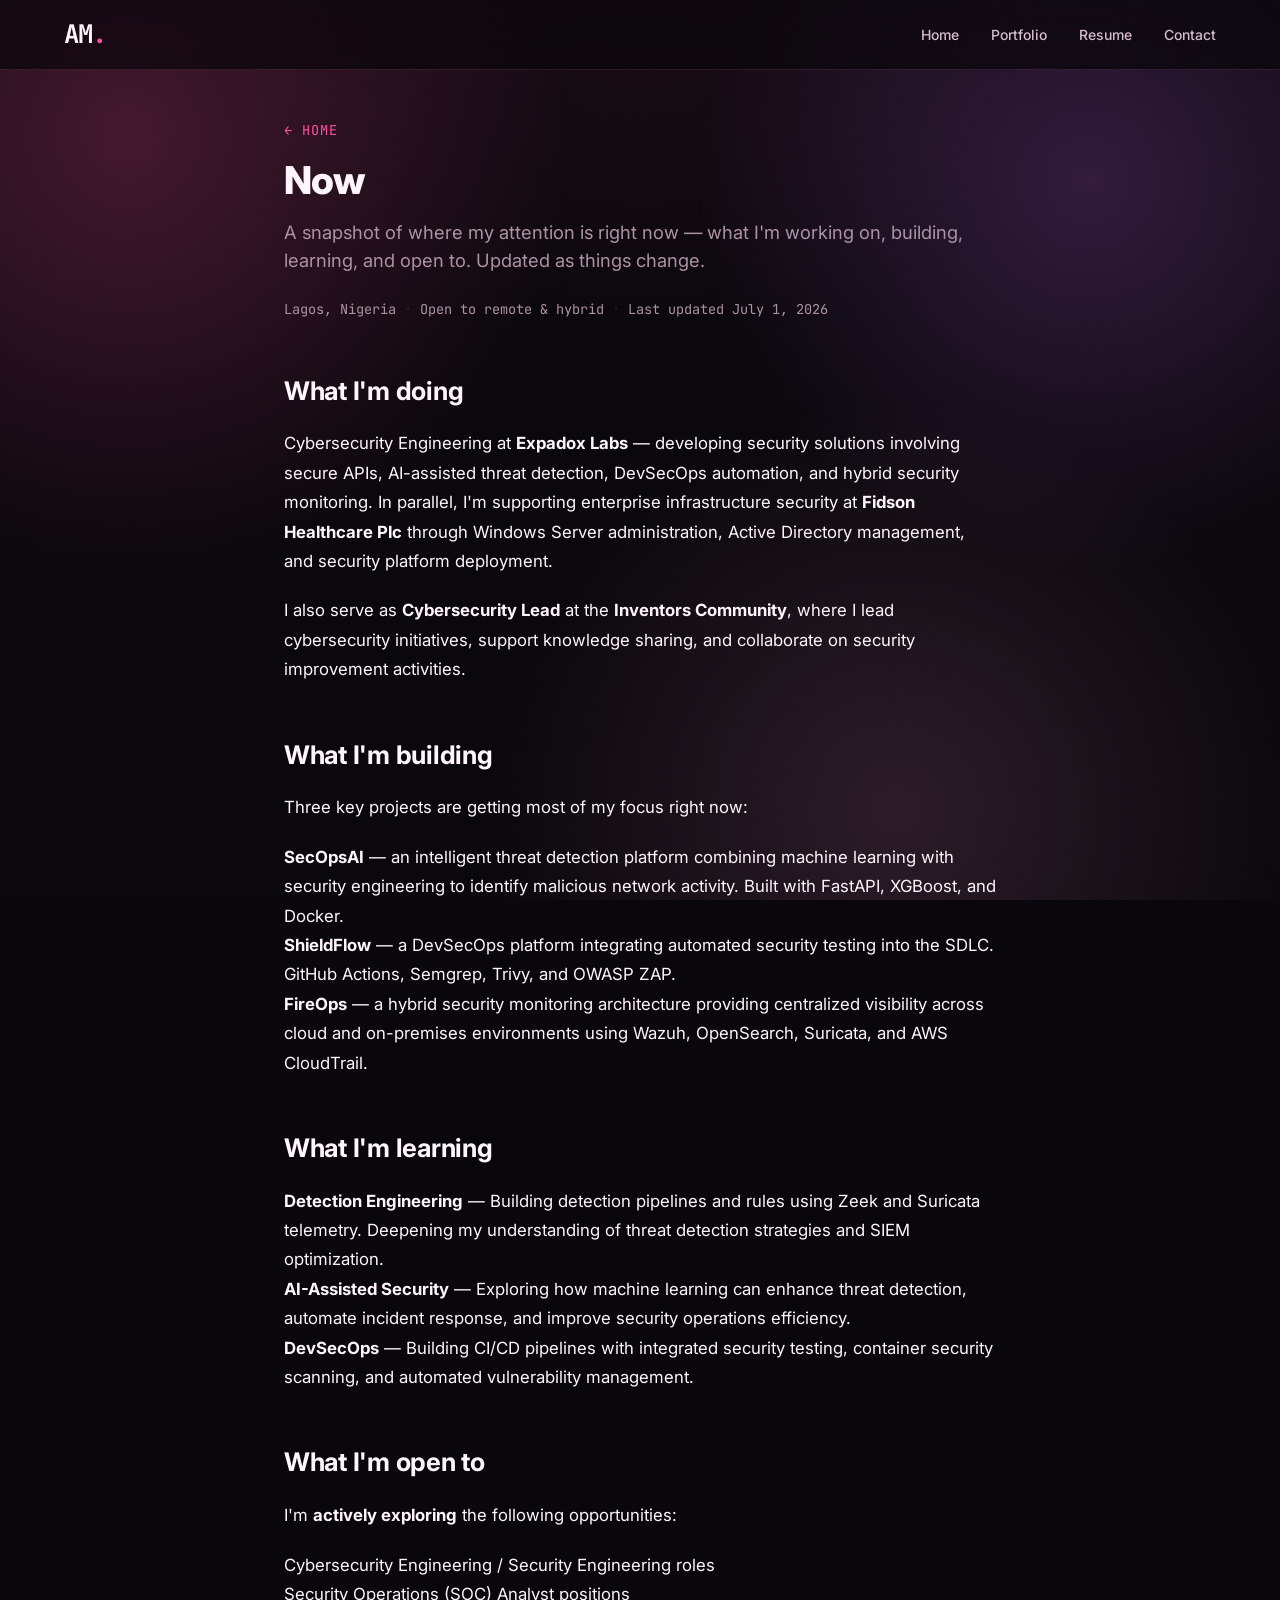
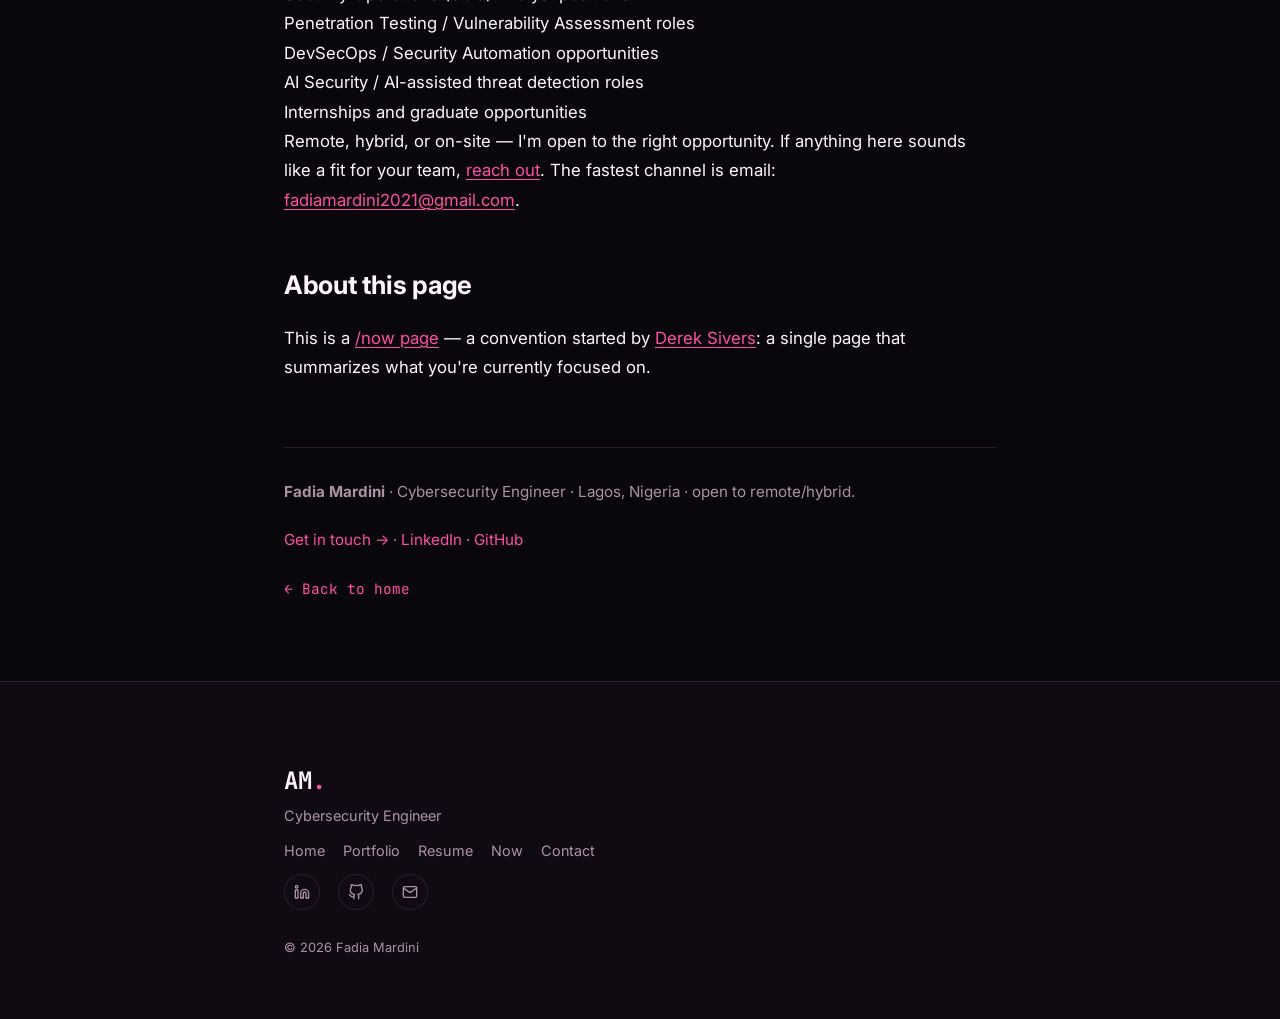
<file: now/index.html>
<!DOCTYPE html>
<html lang="en">
<head>
    <meta charset="UTF-8">
    <meta name="viewport" content="width=device-width, initial-scale=1.0">

    <title>Now · Fadia Mardini</title>
    <meta name="description" content="A snapshot of what Fadia Mardini is working on, building, learning, and open to right now.">
    <meta name="author" content="Fadia Mardini">

    <!-- Open Graph -->
    <meta property="og:title" content="Now · Fadia Mardini">
    <meta property="og:description" content="A snapshot of what I'm working on, building, learning, and open to right now.">
    <meta property="og:type" content="website">
    <meta property="og:url" content="https://Fadiamardini.com/now/">

    <link rel="canonical" href="https://Fadiamardini.com/now/">

    <!-- Favicon -->
    <link rel="icon" type="image/svg+xml" href="data:image/svg+xml,%3Csvg xmlns='http://www.w3.org/2000/svg' viewBox='0 0 100 100'%3E%3Cdefs%3E%3ClinearGradient id='g' x1='0%25' y1='0%25' x2='100%25' y2='100%25'%3E%3Cstop offset='0%25' style='stop-color:%2300d4aa'/%3E%3Cstop offset='100%25' style='stop-color:%2300a3ff'/%3E%3C/linearGradient%3E%3C/defs%3E%3Crect width='100' height='100' rx='22' fill='url(%23g)'/%3E%3Ctext x='50' y='72' text-anchor='middle' fill='%230a0e14' font-family='Inter,sans-serif' font-weight='900' font-size='62'%3EA%3C/text%3E%3C/svg%3E">

    <!-- Fonts -->
    <link rel="preconnect" href="https://fonts.googleapis.com">
    <link rel="preconnect" href="https://fonts.gstatic.com" crossorigin>
    <link href="https://fonts.googleapis.com/css2?family=Inter:wght@400;500;600;700;800;900&family=JetBrains+Mono:wght@400;500;600;700&display=swap" rel="stylesheet">

    <!-- CSS -->
    <link rel="stylesheet" href="../css/style.css">
</head>
<body>
    <a href="#main-content" class="skip-link">Skip to content</a>

<nav class="navbar">
    <div class="nav-container">
        <a href="../index.html" class="nav-logo">AM<span class="accent">.</span></a>
        <ul class="nav-menu">
            <li><a href="../index.html" class="nav-link">Home</a></li>
            <li><a href="../index.html#portfolio" class="nav-link">Portfolio</a></li>
            <li><a href="../resume/index.html" class="nav-link">Resume</a></li>
            <li><a href="../index.html#contact" class="nav-link">Contact</a></li>
        </ul>
    </div>
</nav>

<main id="main-content" class="post-main">
    <article class="post-article">
        <header class="post-header">
            <p class="post-eyebrow"><a href="../index.html">← Home</a></p>
            <h1 class="post-title">Now</h1>
            <p class="post-dek">A snapshot of where my attention is right now — what I'm working on, building, learning, and open to. Updated as things change.</p>
            <p class="post-meta">
                <span class="post-meta-item">Lagos, Nigeria</span>
                <span class="post-meta-divider">·</span>
                <span class="post-meta-item">Open to remote &amp; hybrid</span>
                <span class="post-meta-divider">·</span>
                <span class="post-meta-item">Last updated <time datetime="2026-07-01">July 1, 2026</time></span>
            </p>
        </header>

        <div class="post-body">

            <h2>What I'm doing</h2>

            <p>Cybersecurity Engineering at <strong>Expadox Labs</strong> — developing security solutions involving secure APIs, AI-assisted threat detection, DevSecOps automation, and hybrid security monitoring. In parallel, I'm supporting enterprise infrastructure security at <strong>Fidson Healthcare Plc</strong> through Windows Server administration, Active Directory management, and security platform deployment.</p>

            <p>I also serve as <strong>Cybersecurity Lead</strong> at the <strong>Inventors Community</strong>, where I lead cybersecurity initiatives, support knowledge sharing, and collaborate on security improvement activities.</p>

            <h2>What I'm building</h2>

            <p>Three key projects are getting most of my focus right now:</p>

            <ul>
                <li><strong>SecOpsAI</strong> — an intelligent threat detection platform combining machine learning with security engineering to identify malicious network activity. Built with FastAPI, XGBoost, and Docker.</li>
                <li><strong>ShieldFlow</strong> — a DevSecOps platform integrating automated security testing into the SDLC. GitHub Actions, Semgrep, Trivy, and OWASP ZAP.</li>
                <li><strong>FireOps</strong> — a hybrid security monitoring architecture providing centralized visibility across cloud and on-premises environments using Wazuh, OpenSearch, Suricata, and AWS CloudTrail.</li>
            </ul>

            <h2>What I'm learning</h2>

            <ul>
                <li><strong>Detection Engineering</strong> — Building detection pipelines and rules using Zeek and Suricata telemetry. Deepening my understanding of threat detection strategies and SIEM optimization.</li>
                <li><strong>AI-Assisted Security</strong> — Exploring how machine learning can enhance threat detection, automate incident response, and improve security operations efficiency.</li>
                <li><strong>DevSecOps</strong> — Building CI/CD pipelines with integrated security testing, container security scanning, and automated vulnerability management.</li>
            </ul>

            <h2>What I'm open to</h2>

            <p>I'm <strong>actively exploring</strong> the following opportunities:</p>

            <ul>
                <li>Cybersecurity Engineering / Security Engineering roles</li>
                <li>Security Operations (SOC) Analyst positions</li>
                <li>Penetration Testing / Vulnerability Assessment roles</li>
                <li>DevSecOps / Security Automation opportunities</li>
                <li>AI Security / AI-assisted threat detection roles</li>
                <li>Internships and graduate opportunities</li>
            </ul>

            <p>Remote, hybrid, or on-site — I'm open to the right opportunity. If anything here sounds like a fit for your team, <a href="../index.html#contact">reach out</a>. The fastest channel is email: <a href="mailto:fadiamardini2021@gmail.com">fadiamardini2021@gmail.com</a>.</p>

            <h2 id="about-now">About this page</h2>

            <p>This is a <a href="https://nownownow.com/about" target="_blank" rel="noopener">/now page</a> — a convention started by <a href="https://sive.rs/now" target="_blank" rel="noopener">Derek Sivers</a>: a single page that summarizes what you're currently focused on.</p>
        </div>

        <footer class="post-footer">
            <p class="post-author-card">
                <strong>Fadia Mardini</strong> · Cybersecurity Engineer · Lagos, Nigeria · open to remote/hybrid.
                <br><br>
                <a href="../index.html#contact">Get in touch →</a> · <a href="https://www.linkedin.com/in/fadia-mardini/" target="_blank" rel="noopener">LinkedIn</a> · <a href="https://github.com/mardinifa" target="_blank" rel="noopener">GitHub</a>
            </p>

            <p class="post-back"><a href="../index.html">← Back to home</a></p>
        </footer>
    </article>
</main>

<footer class="footer">
    <div class="footer-container">
        <div class="footer-brand">
            <span class="footer-logo">AM<span class="accent">.</span></span>
            <p>Cybersecurity Engineer</p>
        </div>
        <div class="footer-links">
            <a href="../index.html#home">Home</a>
            <a href="../index.html#portfolio">Portfolio</a>
            <a href="../resume/index.html">Resume</a>
            <a href="index.html">Now</a>
            <a href="../index.html#contact">Contact</a>
        </div>
        <div class="footer-social">
            <a href="https://www.linkedin.com/in/fadia-mardini/" target="_blank" rel="noopener" aria-label="LinkedIn">
                <svg width="16" height="16" viewBox="0 0 24 24" fill="none" stroke="currentColor" stroke-width="2" stroke-linecap="round" stroke-linejoin="round"><path d="M16 8a6 6 0 0 1 6 6v7h-4v-7a2 2 0 0 0-2-2 2 2 0 0 0-2 2v7h-4v-7a6 6 0 0 1 6-6z"/><rect x="2" y="9" width="4" height="12"/><circle cx="4" cy="4" r="2"/></svg>
            </a>
            <a href="https://github.com/mardinifa" target="_blank" rel="noopener" aria-label="GitHub">
                <svg width="16" height="16" viewBox="0 0 24 24" fill="none" stroke="currentColor" stroke-width="2" stroke-linecap="round" stroke-linejoin="round"><path d="M9 19c-5 1.5-5-2.5-7-3m14 6v-3.87a3.37 3.37 0 0 0-.94-2.61c3.14-.35 6.44-1.54 6.44-7A5.44 5.44 0 0 0 20 4.77 5.07 5.07 0 0 0 19.91 1S18.73.65 16 2.48a13.38 13.38 0 0 0-7 0C6.27.65 5.09 1 5.09 1A5.07 5.07 0 0 0 5 4.77a5.44 5.44 0 0 0-1.5 3.78c0 5.42 3.3 6.61 6.44 7A3.37 3.37 0 0 0 9 18.13V22"/></svg>
            </a>
            <a href="mailto:fadiamardini2021@gmail.com" aria-label="Email">
                <svg width="16" height="16" viewBox="0 0 24 24" fill="none" stroke="currentColor" stroke-width="2" stroke-linecap="round" stroke-linejoin="round"><path d="M4 4h16c1.1 0 2 .9 2 2v12c0 1.1-.9 2-2 2H4c-1.1 0-2-.9-2-2V6c0-1.1.9-2 2-2z"/><polyline points="22,6 12,13 2,6"/></svg>
            </a>
        </div>
        <p class="footer-copyright">© 2026 Fadia Mardini</p>
    </div>
</footer>

</body>
</html>
</file>
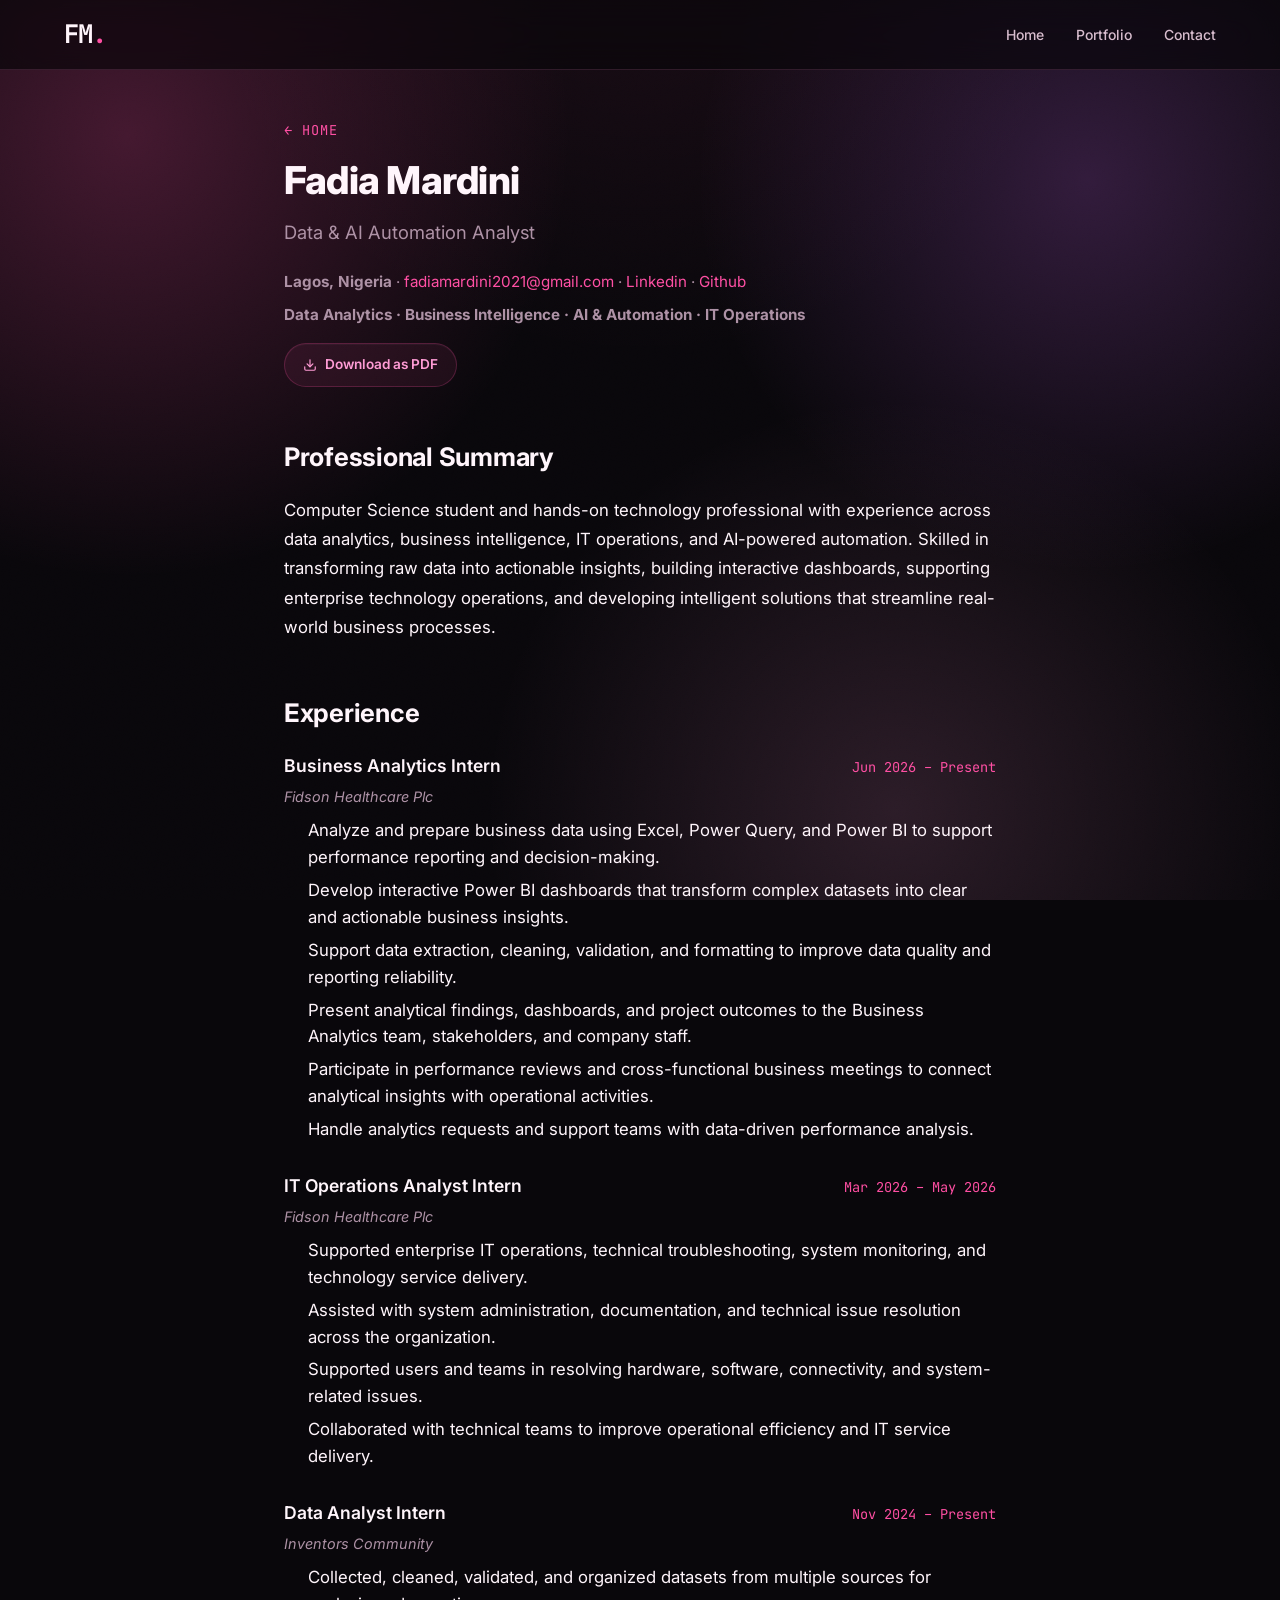
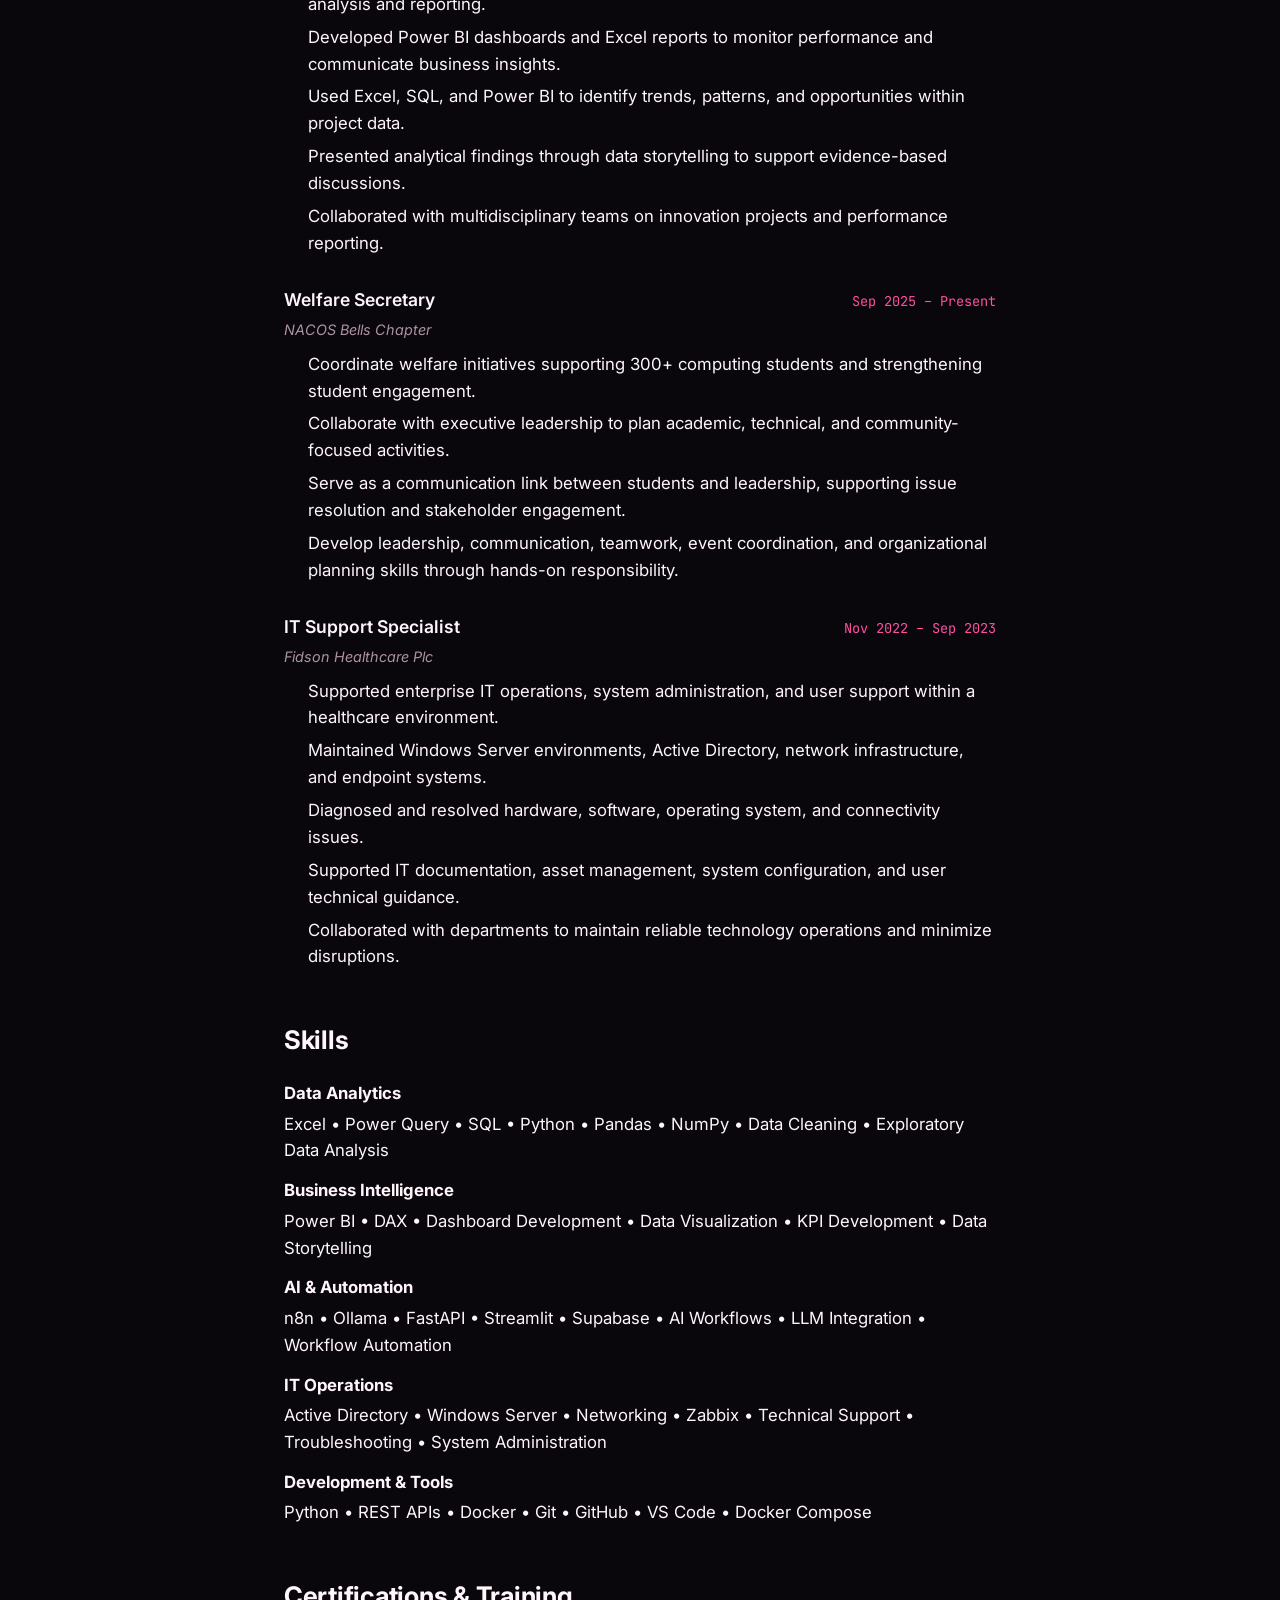
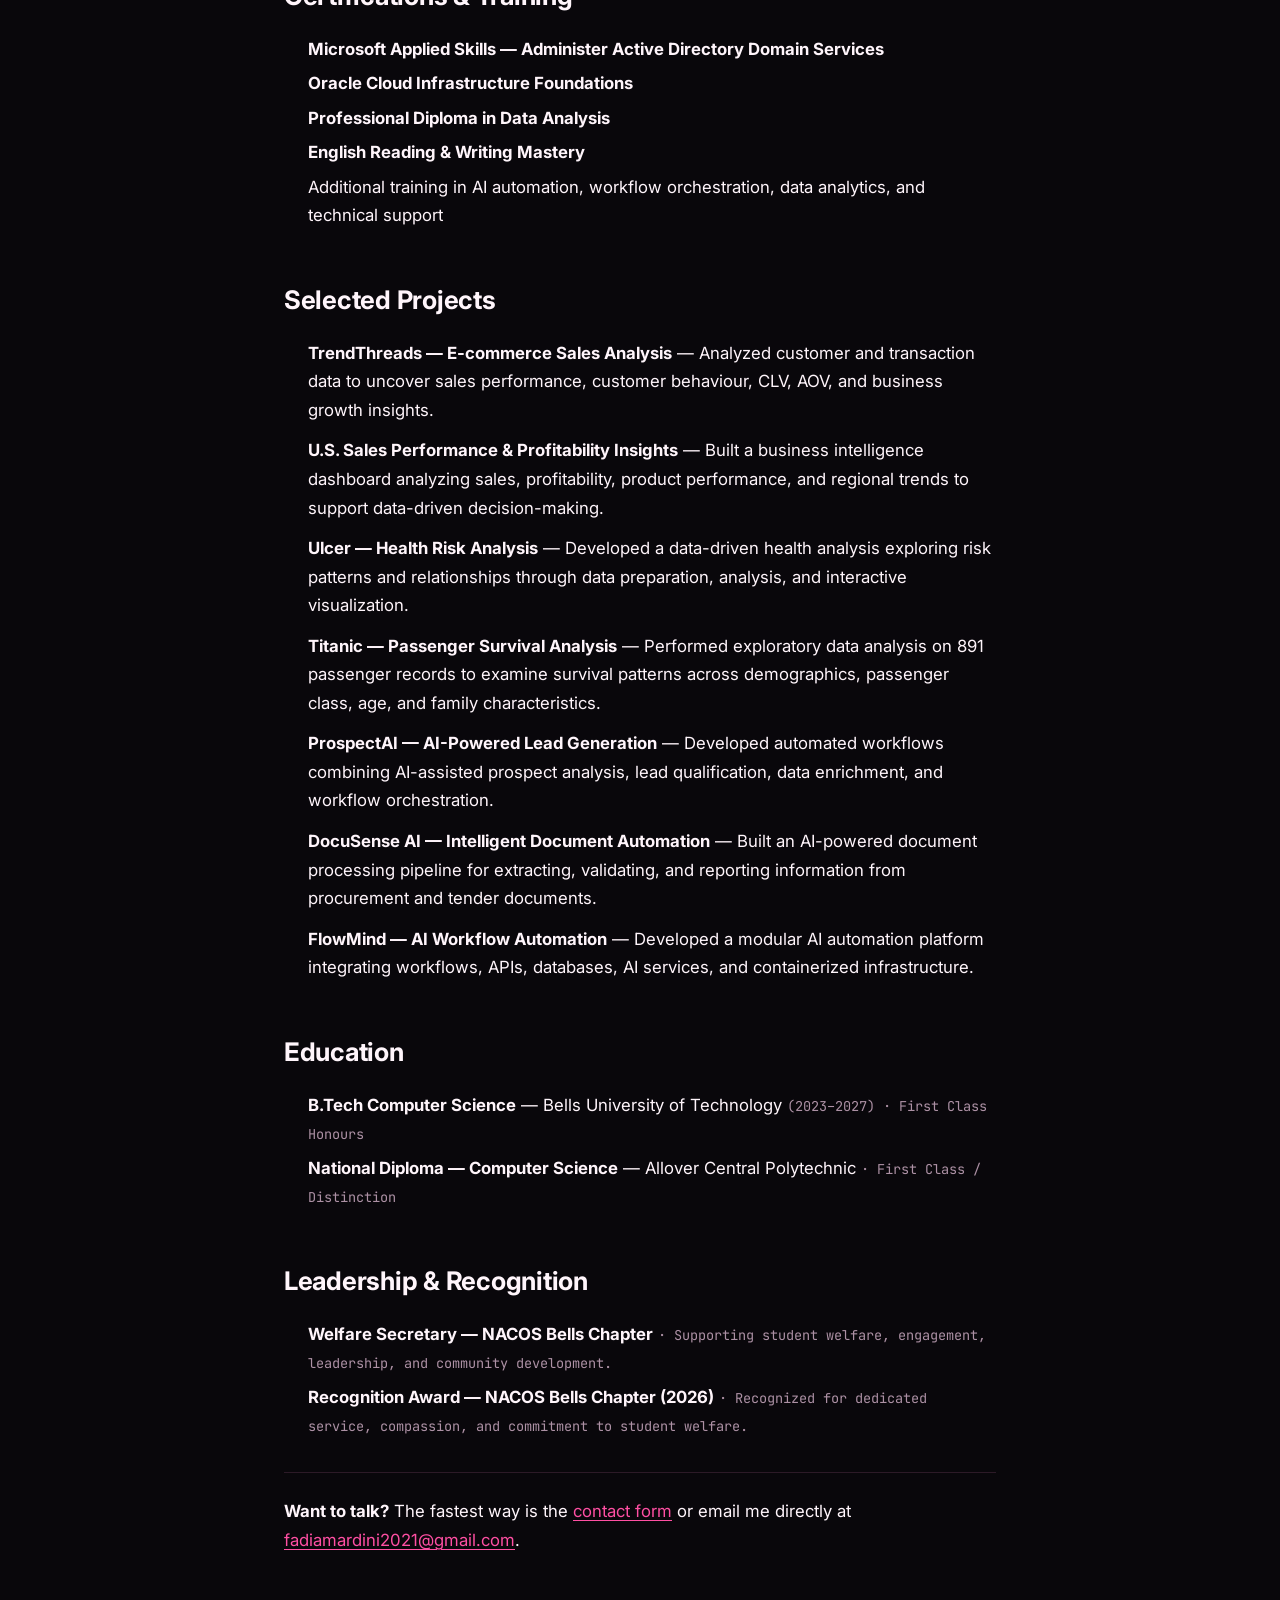
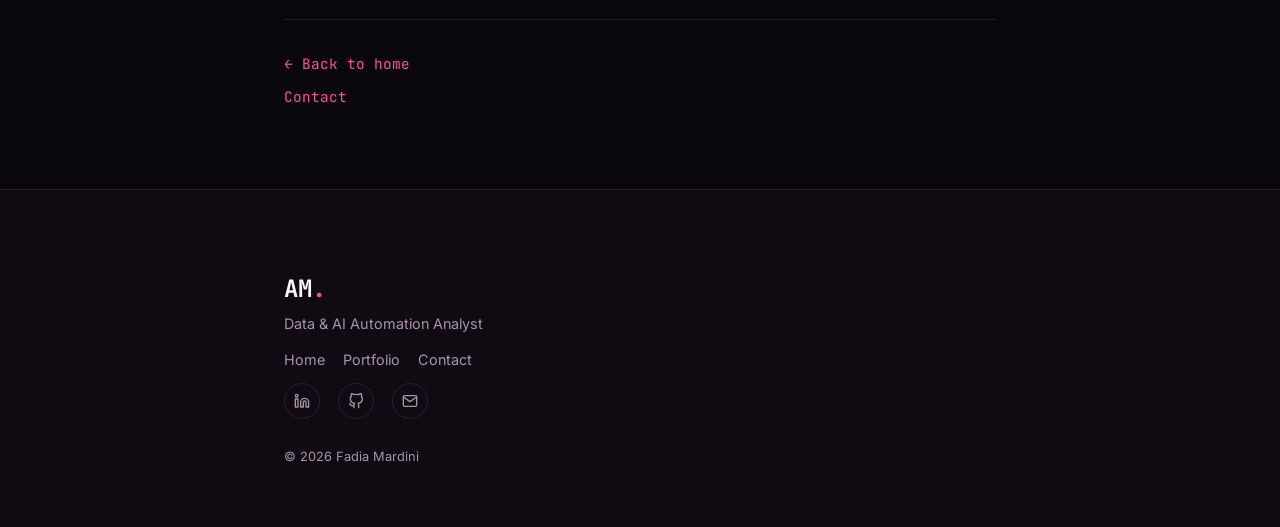
<file: resume/index.html>
<!DOCTYPE html>
<html lang="en">
<head>
    <meta charset="UTF-8">
    <meta name="viewport" content="width=device-width, initial-scale=1.0">

    <title>Resume · Fadia Mardini</title>
    <meta name="description" content="Resume of Fadia Mardini — Data & AI Automation Analyst specialized in Data Analytics, Business Intelligence, AI & Automation, and IT Operations.">
    <meta name="author" content="Fadia Mardini">

    <!-- Open Graph -->
    <meta property="og:title" content="Resume — Fadia Mardini">
    <meta property="og:description" content="Data & AI Automation Analyst | Data Analytics | Business Intelligence | AI & Automation | IT Operations">
    <meta property="og:type" content="profile">
    <meta property="og:url" content="https://Fadiamardini.com/resume/">

    <link rel="canonical" href="https://Fadiamardini.com/resume/">

    <!-- Favicon -->
    <link rel="icon" type="image/svg+xml" href="data:image/svg+xml,%3Csvg xmlns='http://www.w3.org/2000/svg' viewBox='0 0 100 100'%3E%3Cdefs%3E%3ClinearGradient id='g' x1='0%25' y1='0%25' x2='100%25' y2='100%25'%3E%3Cstop offset='0%25' style='stop-color:%2300d4aa'/%3E%3Cstop offset='100%25' style='stop-color:%2300a3ff'/%3E%3C/linearGradient%3E%3C/defs%3E%3Crect width='100' height='100' rx='22' fill='url(%23g)'/%3E%3Ctext x='50' y='72' text-anchor='middle' fill='%230a0e14' font-family='Inter,sans-serif' font-weight='900' font-size='62'%3EA%3C/text%3E%3C/svg%3E">

    <!-- Fonts -->
    <link rel="preconnect" href="https://fonts.googleapis.com">
    <link rel="preconnect" href="https://fonts.gstatic.com" crossorigin>
    <link href="https://fonts.googleapis.com/css2?family=Inter:wght@400;500;600;700;800;900&family=JetBrains+Mono:wght@400;500;600;700&display=swap" rel="stylesheet">

    <!-- CSS -->
    <link rel="stylesheet" href="../css/style.css">
</head>
<body>
    <a href="#main-content" class="skip-link">Skip to content</a>

<nav class="navbar">
    <div class="nav-container">
        <a href="../index.html" class="nav-logo">FM<span class="accent">.</span></a>
        <ul class="nav-menu">
            <li><a href="../index.html" class="nav-link">Home</a></li>
            <li><a href="../index.html#portfolio" class="nav-link">Portfolio</a></li>
            <li><a href="../index.html#contact" class="nav-link">Contact</a></li>
        </ul>
    </div>
</nav>

<main id="main-content" class="post-main">
    <article class="post-article">
        <header class="post-header">
            <p class="post-eyebrow"><a href="../index.html">← Home</a></p>
            <h1 class="post-title">Fadia Mardini</h1>
            <p class="post-dek">Data & AI Automation Analyst</p>
            <p class="resume-contact">
                <strong>Lagos, Nigeria</strong> ·
                <a href="mailto:fadiamardini2021@gmail.com">fadiamardini2021@gmail.com</a> ·
                <a href="https://www.linkedin.com/in/fadia-mardini/" target="_blank" rel="noopener">Linkedin</a> ·
                <a href="https://github.com/mardinifa" target="_blank" rel="noopener">Github</a>
            </p>
            <p class="resume-meta">
                <strong>Data Analytics · Business Intelligence · AI & Automation · IT Operations</strong>
            </p>
              <p class="resume-download">
                <a href="../assets/resume/Resume.pdf" class="btn btn-card" download>
                    <svg width="14" height="14" viewBox="0 0 24 24" fill="none" stroke="currentColor" stroke-width="2" stroke-linecap="round" stroke-linejoin="round"><path d="M21 15v4a2 2 0 0 1-2 2H5a2 2 0 0 1-2-2v-4"/><polyline points="7 10 12 15 17 10"/><line x1="12" y1="15" x2="12" y2="3"/></svg>
                    Download as PDF
                </a>
            </p>
        </header>

        <div class="post-body">

            <h2>Professional Summary</h2>
            <p>Computer Science student and hands-on technology professional with experience across data analytics, business intelligence, IT operations, and AI-powered automation. Skilled in transforming raw data into actionable insights, building interactive dashboards, supporting enterprise technology operations, and developing intelligent solutions that streamline real-world business processes.</p>

            <h2>Experience</h2>

            <div class="resume-role">
                <div class="resume-role-header">
                    <h3>Business Analytics Intern</h3>
                    <span class="resume-role-dates">Jun 2026 – Present</span>
                </div>
                <p class="resume-role-meta"><em>Fidson Healthcare Plc</em></p>
                <ul>
                    <li>Analyze and prepare business data using Excel, Power Query, and Power BI to support performance reporting and decision-making.</li>
                    <li>Develop interactive Power BI dashboards that transform complex datasets into clear and actionable business insights.</li>
                    <li>Support data extraction, cleaning, validation, and formatting to improve data quality and reporting reliability.</li>
                    <li>Present analytical findings, dashboards, and project outcomes to the Business Analytics team, stakeholders, and company staff.</li>
                    <li>Participate in performance reviews and cross-functional business meetings to connect analytical insights with operational activities.</li>
                    <li>Handle analytics requests and support teams with data-driven performance analysis.</li>
                </ul>
            </div>

            <div class="resume-role">
                <div class="resume-role-header">
                    <h3>IT Operations Analyst Intern</h3>
                    <span class="resume-role-dates">Mar 2026 – May 2026</span>
                </div>
                <p class="resume-role-meta"><em>Fidson Healthcare Plc</em></p>
                <ul>
                    <li>Supported enterprise IT operations, technical troubleshooting, system monitoring, and technology service delivery.</li>
                    <li>Assisted with system administration, documentation, and technical issue resolution across the organization.</li>
                    <li>Supported users and teams in resolving hardware, software, connectivity, and system-related issues.</li>
                    <li>Collaborated with technical teams to improve operational efficiency and IT service delivery.</li>
                </ul>
            </div>

            <div class="resume-role">
                <div class="resume-role-header">
                    <h3>Data Analyst Intern</h3>
                    <span class="resume-role-dates">Nov 2024 – Present</span>
                </div>
                <p class="resume-role-meta"><em>Inventors Community</em></p>
                <ul>
                    <li>Collected, cleaned, validated, and organized datasets from multiple sources for analysis and reporting.</li>
                    <li>Developed Power BI dashboards and Excel reports to monitor performance and communicate business insights.</li>
                    <li>Used Excel, SQL, and Power BI to identify trends, patterns, and opportunities within project data.</li>
                    <li>Presented analytical findings through data storytelling to support evidence-based discussions.</li>
                    <li>Collaborated with multidisciplinary teams on innovation projects and performance reporting.</li>
                </ul>
            </div>

            <div class="resume-role">
                <div class="resume-role-header">
                    <h3>Welfare Secretary</h3>
                    <span class="resume-role-dates">Sep 2025 – Present</span>
                </div>
                <p class="resume-role-meta"><em>NACOS Bells Chapter</em></p>
                <ul>
                    <li>Coordinate welfare initiatives supporting 300+ computing students and strengthening student engagement.</li>
                    <li>Collaborate with executive leadership to plan academic, technical, and community-focused activities.</li>
                    <li>Serve as a communication link between students and leadership, supporting issue resolution and stakeholder engagement.</li>
                    <li>Develop leadership, communication, teamwork, event coordination, and organizational planning skills through hands-on responsibility.</li>
                </ul>
            </div>

            <div class="resume-role">
                <div class="resume-role-header">
                    <h3>IT Support Specialist</h3>
                    <span class="resume-role-dates">Nov 2022 – Sep 2023</span>
                </div>
                <p class="resume-role-meta"><em>Fidson Healthcare Plc</em></p>
                <ul>
                    <li>Supported enterprise IT operations, system administration, and user support within a healthcare environment.</li>
                    <li>Maintained Windows Server environments, Active Directory, network infrastructure, and endpoint systems.</li>
                    <li>Diagnosed and resolved hardware, software, operating system, and connectivity issues.</li>
                    <li>Supported IT documentation, asset management, system configuration, and user technical guidance.</li>
                    <li>Collaborated with departments to maintain reliable technology operations and minimize disruptions.</li>
                </ul>
            </div>

            <h2>Skills</h2>
            <dl class="resume-skills">
                <dt>Data Analytics</dt>
                <dd>Excel • Power Query • SQL • Python • Pandas • NumPy • Data Cleaning • Exploratory Data Analysis</dd>
                <dt>Business Intelligence</dt>
                <dd>Power BI • DAX • Dashboard Development • Data Visualization • KPI Development • Data Storytelling</dd>
                <dt>AI & Automation</dt>
                <dd>n8n • Ollama • FastAPI • Streamlit • Supabase • AI Workflows • LLM Integration • Workflow Automation</dd>
                <dt>IT Operations</dt>
                <dd>Active Directory • Windows Server • Networking • Zabbix • Technical Support • Troubleshooting • System Administration</dd>
                <dt>Development & Tools</dt>
                <dd>Python • REST APIs • Docker • Git • GitHub • VS Code • Docker Compose</dd>
            </dl>

            <h2>Certifications & Training</h2>
            <ul class="resume-list">
                <li><strong>Microsoft Applied Skills — Administer Active Directory Domain Services</strong></li>
                <li><strong>Oracle Cloud Infrastructure Foundations</strong></li>
                <li><strong>Professional Diploma in Data Analysis</strong></li>
                <li><strong>English Reading & Writing Mastery</strong></li>
                <li>Additional training in AI automation, workflow orchestration, data analytics, and technical support</li>
            </ul>

            <h2>Selected Projects</h2>
            <ul class="resume-list resume-projects">
                <li><strong>TrendThreads — E-commerce Sales Analysis</strong> — Analyzed customer and transaction data to uncover sales performance, customer behaviour, CLV, AOV, and business growth insights.</li>
                <li><strong>U.S. Sales Performance & Profitability Insights</strong> — Built a business intelligence dashboard analyzing sales, profitability, product performance, and regional trends to support data-driven decision-making.</li>
                <li><strong>Ulcer — Health Risk Analysis</strong> — Developed a data-driven health analysis exploring risk patterns and relationships through data preparation, analysis, and interactive visualization.</li>
                <li><strong>Titanic — Passenger Survival Analysis</strong> — Performed exploratory data analysis on 891 passenger records to examine survival patterns across demographics, passenger class, age, and family characteristics.</li>
                <li><strong>ProspectAI — AI-Powered Lead Generation</strong> — Developed automated workflows combining AI-assisted prospect analysis, lead qualification, data enrichment, and workflow orchestration.</li>
                <li><strong>DocuSense AI — Intelligent Document Automation</strong> — Built an AI-powered document processing pipeline for extracting, validating, and reporting information from procurement and tender documents.</li>
                <li><strong>FlowMind — AI Workflow Automation</strong> — Developed a modular AI automation platform integrating workflows, APIs, databases, AI services, and containerized infrastructure.</li>
            </ul>

            <h2>Education</h2>
            <ul class="resume-list">
                <li><strong>B.Tech Computer Science</strong> — Bells University of Technology <span class="resume-list-meta">(2023–2027) · First Class Honours</span></li>
                <li><strong>National Diploma — Computer Science</strong> — Allover Central Polytechnic <span class="resume-list-meta">· First Class / Distinction</span></li>
            </ul>

            <h2>Leadership & Recognition</h2>
            <ul class="resume-list">
                <li><strong>Welfare Secretary — NACOS Bells Chapter</strong> <span class="resume-list-meta">· Supporting student welfare, engagement, leadership, and community development.</span></li>
                <li><strong>Recognition Award — NACOS Bells Chapter (2026)</strong> <span class="resume-list-meta">· Recognized for dedicated service, compassion, and commitment to student welfare.</span></li>
            </ul>

            <div style="margin-top: 32px; padding-top: 24px; border-top: 1px solid var(--border-color);">
                <p>
                    <strong>Want to talk?</strong> The fastest way is the <a href="../index.html#contact">contact form</a> or email me directly at <a href="mailto:fadiamardini2021@gmail.com">fadiamardini2021@gmail.com</a>.
                </p>
            </div>
        </div>

        <footer class="post-footer">
            <p class="post-back"><a href="../index.html">← Back to home</a></p>
            <p class="post-back" style="margin-top: 8px;"><a href="../index.html#contact">Contact</a></p>
        </footer>
    </article>
</main>

<footer class="footer">
    <div class="footer-container">
        <div class="footer-brand">
            <span class="footer-logo">AM<span class="accent">.</span></span>
            <p>Data & AI Automation Analyst</p>
        </div>
        <div class="footer-links">
            <a href="../index.html#home">Home</a>
            <a href="../index.html#portfolio">Portfolio</a>
            <a href="../index.html#contact">Contact</a>
        </div>
        <div class="footer-social">
            <a href="https://www.linkedin.com/in/fadia-mardini/" target="_blank" rel="noopener" aria-label="LinkedIn">
                <svg width="16" height="16" viewBox="0 0 24 24" fill="none" stroke="currentColor" stroke-width="2" stroke-linecap="round" stroke-linejoin="round"><path d="M16 8a6 6 0 0 1 6 6v7h-4v-7a2 2 0 0 0-2-2 2 2 0 0 0-2 2v7h-4v-7a6 6 0 0 1 6-6z"/><rect x="2" y="9" width="4" height="12"/><circle cx="4" cy="4" r="2"/></svg>
            </a>
            <a href="https://github.com/mardinifa" target="_blank" rel="noopener" aria-label="GitHub">
                <svg width="16" height="16" viewBox="0 0 24 24" fill="none" stroke="currentColor" stroke-width="2" stroke-linecap="round" stroke-linejoin="round"><path d="M9 19c-5 1.5-5-2.5-7-3m14 6v-3.87a3.37 3.37 0 0 0-.94-2.61c3.14-.35 6.44-1.54 6.44-7A5.44 5.44 0 0 0 20 4.77 5.07 5.07 0 0 0 19.91 1S18.73.65 16 2.48a13.38 13.38 0 0 0-7 0C6.27.65 5.09 1 5.09 1A5.07 5.07 0 0 0 5 4.77a5.44 5.44 0 0 0-1.5 3.78c0 5.42 3.3 6.61 6.44 7A3.37 3.37 0 0 0 9 18.13V22"/></svg>
            </a>
            <a href="mailto:fadiamardini2021@gmail.com" aria-label="Email">
                <svg width="16" height="16" viewBox="0 0 24 24" fill="none" stroke="currentColor" stroke-width="2" stroke-linecap="round" stroke-linejoin="round"><path d="M4 4h16c1.1 0 2 .9 2 2v12c0 1.1-.9 2-2 2H4c-1.1 0-2-.9-2-2V6c0-1.1.9-2 2-2z"/><polyline points="22,6 12,13 2,6"/></svg>
            </a>
        </div>
        <p class="footer-copyright">© 2026 Fadia Mardini</p>
    </div>
</footer>

</body>
</html>
</file>
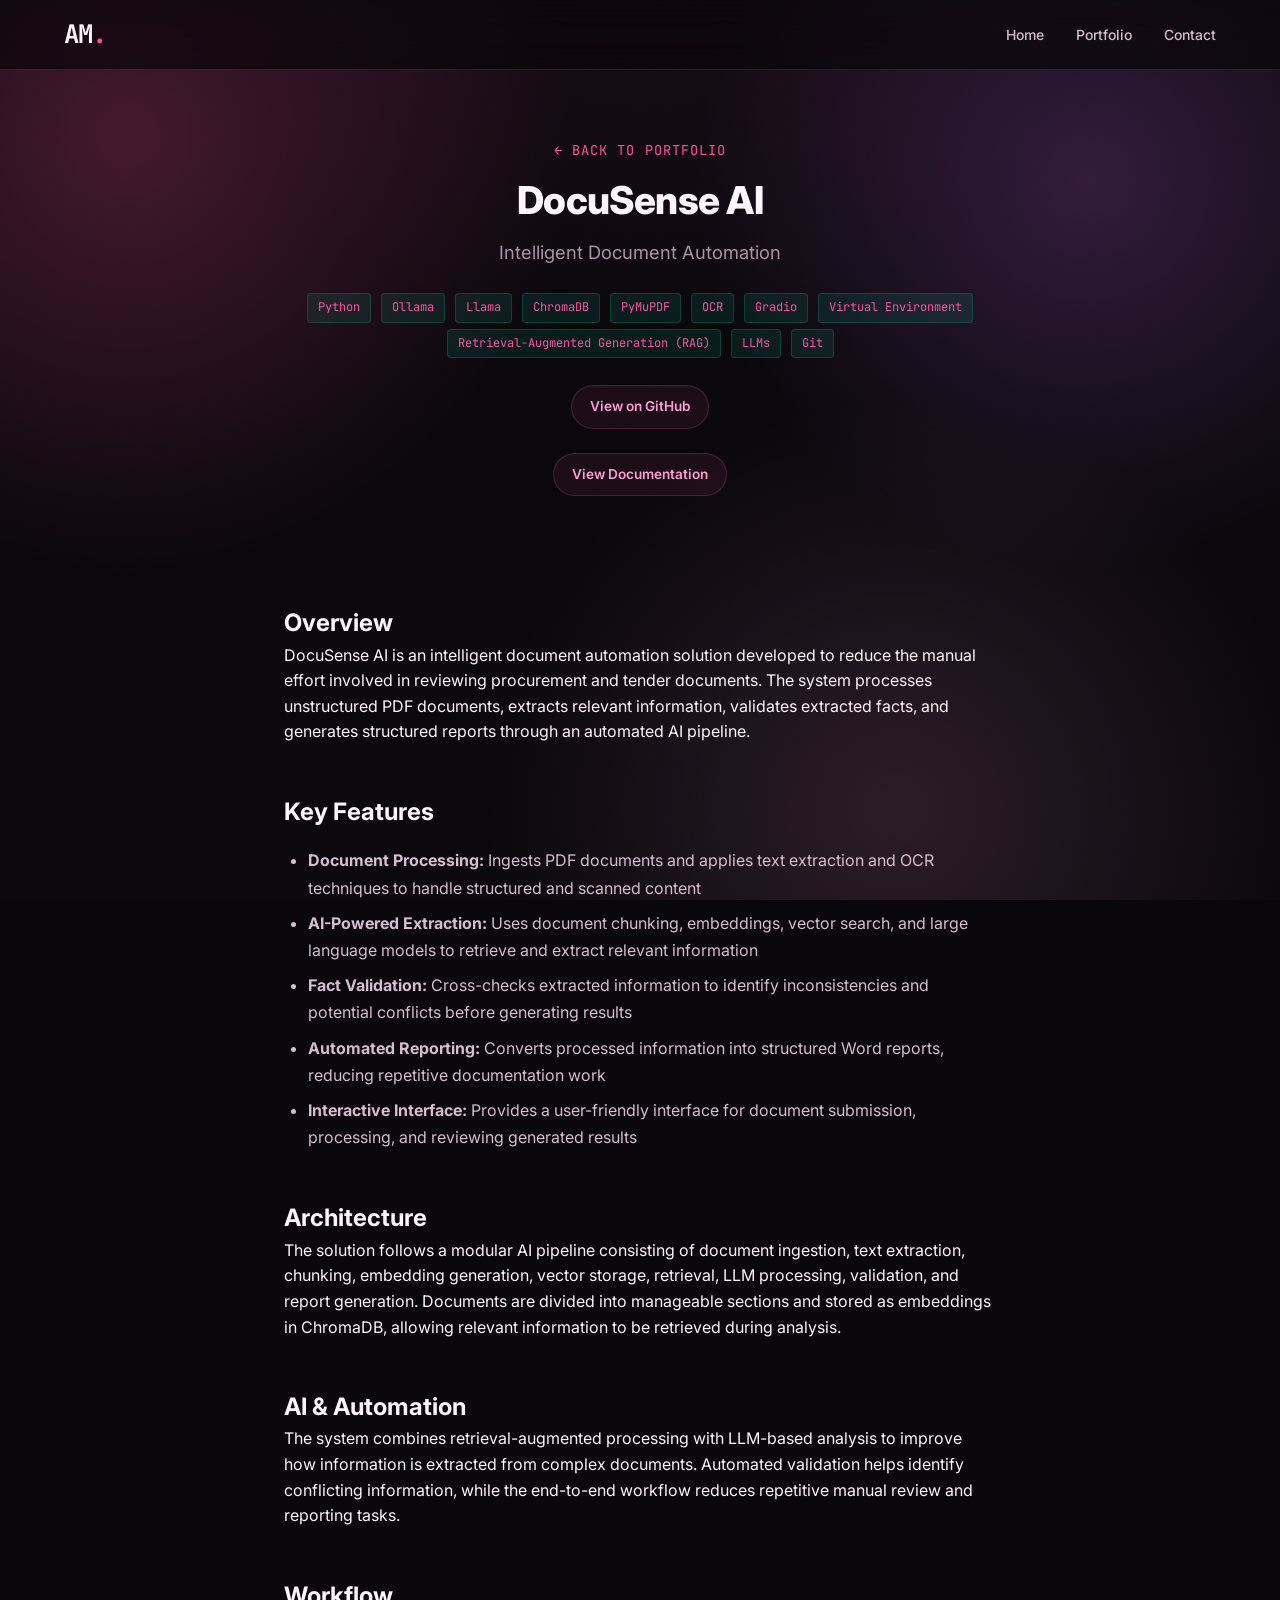
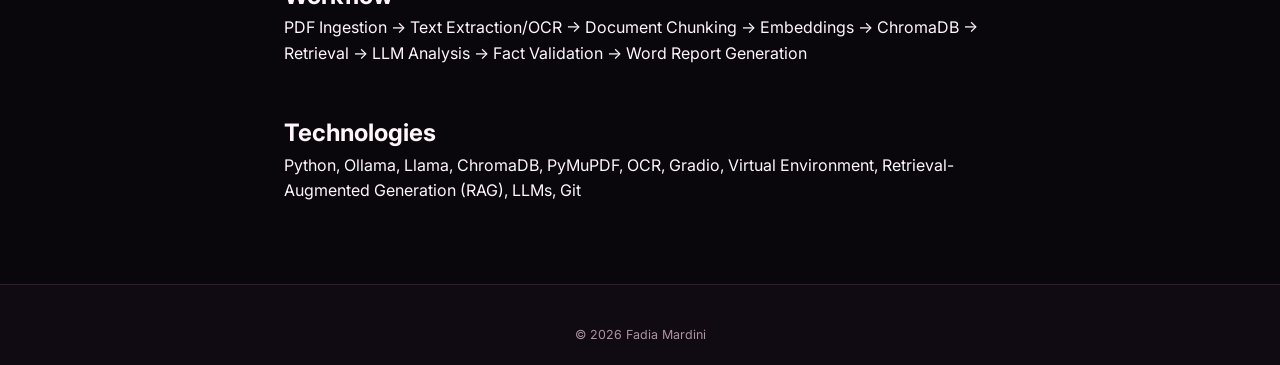
<file: portfolio/case-studies/DocuSense AI.html>
<!DOCTYPE html>
<html lang="en">
<head>
    <meta charset="UTF-8">
    <meta name="viewport" content="width=device-width, initial-scale=1.0">
    <title>DocuSense AI — Intelligent Document Automation · Fadia Mardini</title>
    <meta name="description" content="DocuSense AI: An intelligent document automation solution developed to reduce the manual effort involved in reviewing procurement and tender documents.">
    <link rel="icon" type="image/svg+xml" href="data:image/svg+xml,%3Csvg xmlns='http://www.w3.org/2000/svg' viewBox='0 0 100 100'%3E%3Cdefs%3E%3ClinearGradient id='g' x1='0%25' y1='0%25' x2='100%25' y2='100%25'%3E%3Cstop offset='0%25' style='stop-color:%2300d4aa'/%3E%3Cstop offset='100%25' style='stop-color:%2300a3ff'/%3E%3C/linearGradient%3E%3C/defs%3E%3Crect width='100' height='100' rx='22' fill='url(%23g)'/%3E%3Ctext x='50' y='72' text-anchor='middle' fill='%230a0e14' font-family='Inter,sans-serif' font-weight='900' font-size='62'%3EA%3C/text%3E%3C/svg%3E">
    <link rel="preconnect" href="https://fonts.googleapis.com">
    <link rel="preconnect" href="https://fonts.gstatic.com" crossorigin>
    <link href="https://fonts.googleapis.com/css2?family=Inter:wght@400;500;600;700;800;900&family=JetBrains+Mono:wght@400;500;600;700&display=swap" rel="stylesheet">
    <link rel="stylesheet" href="../../css/style.css">
    <style>
        .case-study-hero {
            padding: 140px 24px 60px;
            text-align: center;
            max-width: 800px;
            margin: 0 auto;
        }
        .case-study-body {
            max-width: 760px;
            margin: 0 auto;
            padding: 0 24px 80px;
        }
        .case-study-body h2 { margin-top: 48px; }
        .case-study-body ul { margin: 16px 0 16px 24px; color: var(--text-secondary); line-height: 1.7; }
        .case-study-body ul li { margin-bottom: 8px; list-style: disc; }
        .tech-badge {
            display: inline-block;
            font-family: var(--font-mono);
            font-size: 0.75rem;
            padding: 4px 10px;
            border-radius: 4px;
            background: rgba(0, 212, 170, 0.1);
            color: var(--accent-primary);
            border: 1px solid rgba(0, 212, 170, 0.2);
            margin: 3px;
        }
    </style>
</head>
<body>
    <nav class="navbar">
        <div class="nav-container">
            <a href="../../index.html" class="nav-logo">AM<span class="accent">.</span></a>
            <ul class="nav-menu">
                <li><a href="../../index.html" class="nav-link">Home</a></li>
                <li><a href="../../index.html#portfolio" class="nav-link">Portfolio</a></li>
                <li><a href="../../index.html#contact" class="nav-link">Contact</a></li>
            </ul>
        </div>
    </nav>
    <main>
        <div class="case-study-hero">
            <p class="post-eyebrow"><a href="../../index.html">← Back to portfolio</a></p>
            <h1 class="post-title">DocuSense AI</h1>
            <p class="post-dek">Intelligent Document Automation</p>
            <div style="margin-top: 16px;">
                <span class="tech-badge">Python</span>
                <span class="tech-badge">Ollama</span>
                <span class="tech-badge">Llama</span>
                <span class="tech-badge">ChromaDB</span>
                <span class="tech-badge">PyMuPDF</span>
                <span class="tech-badge">OCR</span>
                <span class="tech-badge">Gradio</span>
                <span class="tech-badge">Virtual Environment</span>
                <span class="tech-badge">Retrieval-Augmented Generation (RAG)</span>
                <span class="tech-badge">LLMs</span>
                <span class="tech-badge">Git</span>
            </div>
            <div style="margin-top: 24px; display: flex; gap: 12px; justify-content: center; flex-wrap: wrap;">
                <a href="https://github.com/mardinifa/Automated-Docu" class="btn btn-card" target="_blank">View on GitHub</a>
            </div>
            <div style="margin-top: 24px; display: flex; gap: 12px; justify-content: center; flex-wrap: wrap;">
                <a href="https://app.notion.com/p/DocuSence-3ce8b67a27e680e7b56ecbd6184d4214" class="btn btn-card" target="_blank">View Documentation</a>
            </div>
        </div>
        <div class="case-study-body">
            <h2>Overview</h2>
            <p>DocuSense AI is an intelligent document automation solution developed to reduce the manual effort involved in reviewing procurement and tender documents. The system processes unstructured PDF documents, extracts relevant information, validates extracted facts, and generates structured reports through an automated AI pipeline.</p>

            <h2>Key Features</h2>
            <ul>
                <li><strong>Document Processing:</strong> Ingests PDF documents and applies text extraction and OCR techniques to handle structured and scanned content</li>
                <li><strong>AI-Powered Extraction:</strong> Uses document chunking, embeddings, vector search, and large language models to retrieve and extract relevant information</li>
                <li><strong>Fact Validation:</strong> Cross-checks extracted information to identify inconsistencies and potential conflicts before generating results</li>
                <li><strong>Automated Reporting:</strong> Converts processed information into structured Word reports, reducing repetitive documentation work</li>
                <li><strong>Interactive Interface:</strong> Provides a user-friendly interface for document submission, processing, and reviewing generated results</li>
            </ul>

            <h2>Architecture</h2>
            <p>The solution follows a modular AI pipeline consisting of document ingestion, text extraction, chunking, embedding generation, vector storage, retrieval, LLM processing, validation, and report generation. Documents are divided into manageable sections and stored as embeddings in ChromaDB, allowing relevant information to be retrieved during analysis.</p>

            <h2>AI & Automation</h2>
            <p>The system combines retrieval-augmented processing with LLM-based analysis to improve how information is extracted from complex documents. Automated validation helps identify conflicting information, while the end-to-end workflow reduces repetitive manual review and reporting tasks.</p>

            <h2>Workflow</h2>
            <p>PDF Ingestion → Text Extraction/OCR → Document Chunking → Embeddings → ChromaDB → Retrieval → LLM Analysis → Fact Validation → Word Report Generation</p>

            <h2>Technologies</h2>
            <p>Python, Ollama, Llama, ChromaDB, PyMuPDF, OCR, Gradio, Virtual Environment, Retrieval-Augmented Generation (RAG), LLMs, Git</p>
        </div>
    </main>
    <footer class="footer">
        <div class="footer-container">
            <div class="footer-bottom"><p>&copy; 2026 Fadia Mardini</p></div>
        </div>
    </footer>
</body>
</html>
</file>
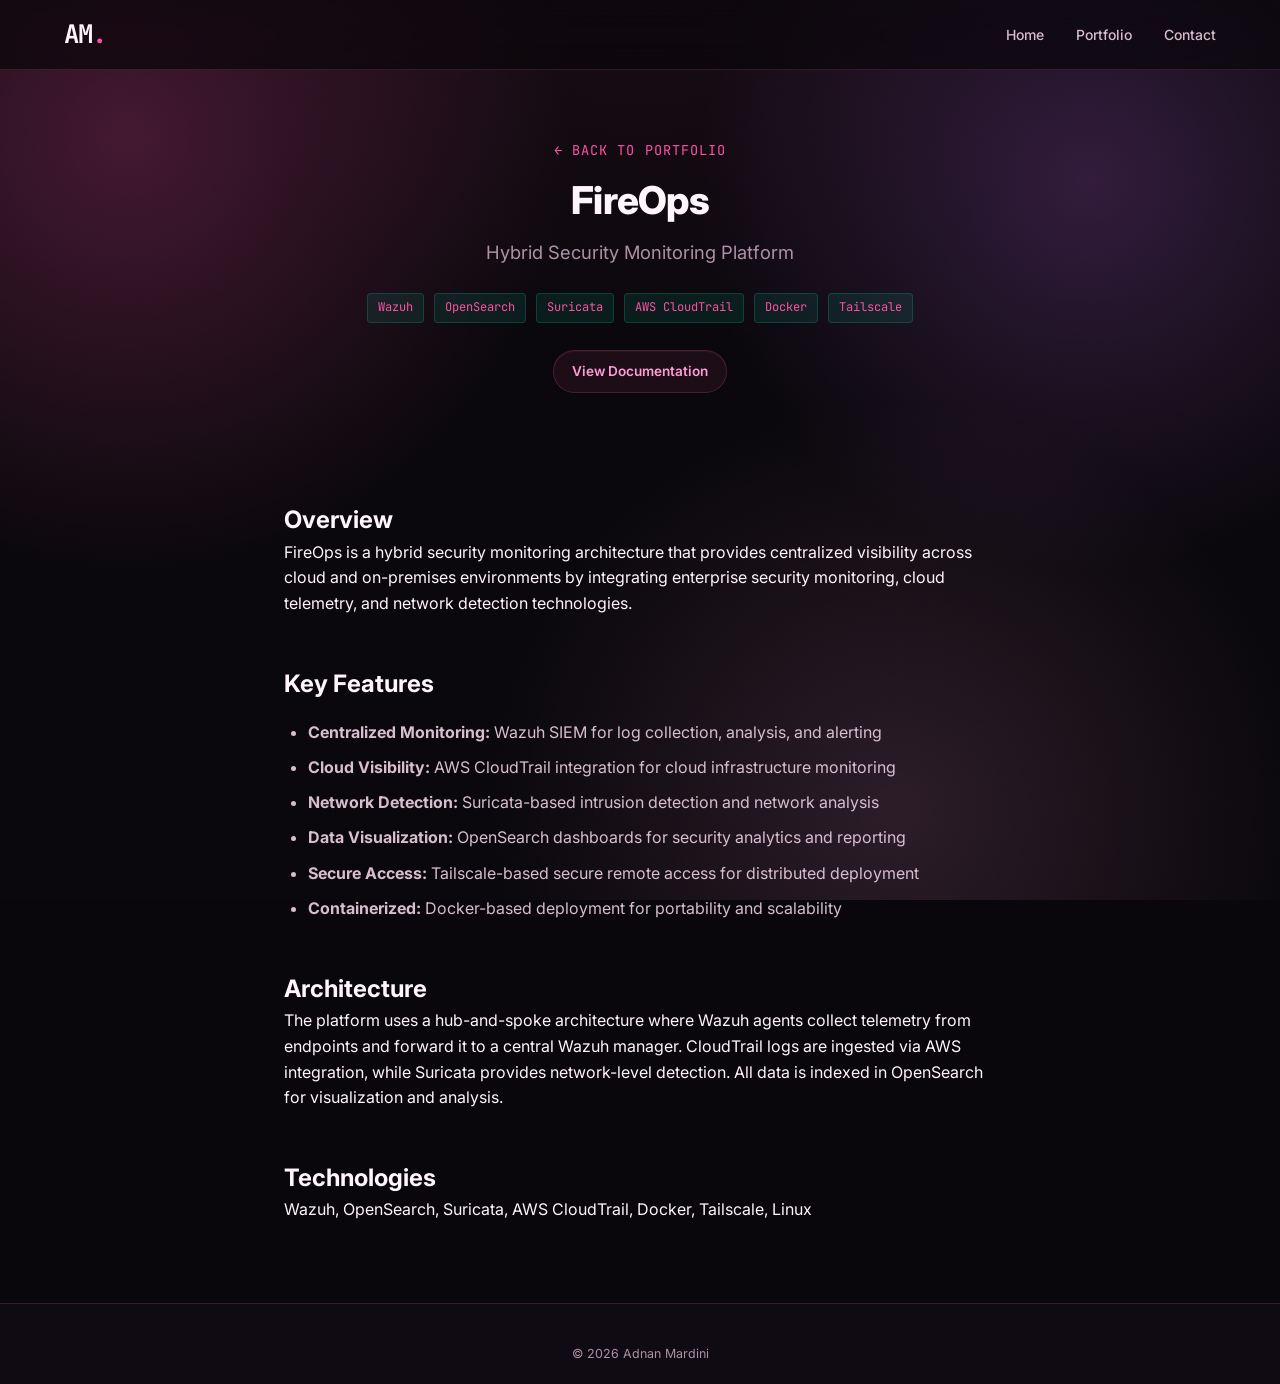
<file: portfolio/case-studies/fireops.html>
<!DOCTYPE html>
<html lang="en">
<head>
    <meta charset="UTF-8">
    <meta name="viewport" content="width=device-width, initial-scale=1.0">
    <title>FireOps — Hybrid Security Monitoring · Adnan Mardini</title>
    <meta name="description" content="FireOps: A hybrid security monitoring architecture providing centralized visibility across cloud and on-premises environments.">
    <link rel="icon" type="image/svg+xml" href="data:image/svg+xml,%3Csvg xmlns='http://www.w3.org/2000/svg' viewBox='0 0 100 100'%3E%3Cdefs%3E%3ClinearGradient id='g' x1='0%25' y1='0%25' x2='100%25' y2='100%25'%3E%3Cstop offset='0%25' style='stop-color:%2300d4aa'/%3E%3Cstop offset='100%25' style='stop-color:%2300a3ff'/%3E%3C/linearGradient%3E%3C/defs%3E%3Crect width='100' height='100' rx='22' fill='url(%23g)'/%3E%3Ctext x='50' y='72' text-anchor='middle' fill='%230a0e14' font-family='Inter,sans-serif' font-weight='900' font-size='62'%3EA%3C/text%3E%3C/svg%3E">
    <link rel="preconnect" href="https://fonts.googleapis.com">
    <link rel="preconnect" href="https://fonts.gstatic.com" crossorigin>
    <link href="https://fonts.googleapis.com/css2?family=Inter:wght@400;500;600;700;800;900&family=JetBrains+Mono:wght@400;500;600;700&display=swap" rel="stylesheet">
    <link rel="stylesheet" href="../../css/style.css">
    <style>
        .case-study-hero {
            padding: 140px 24px 60px;
            text-align: center;
            max-width: 800px;
            margin: 0 auto;
        }
        .case-study-body {
            max-width: 760px;
            margin: 0 auto;
            padding: 0 24px 80px;
        }
        .case-study-body h2 { margin-top: 48px; }
        .case-study-body ul { margin: 16px 0 16px 24px; color: var(--text-secondary); line-height: 1.7; }
        .case-study-body ul li { margin-bottom: 8px; list-style: disc; }
        .tech-badge {
            display: inline-block;
            font-family: var(--font-mono);
            font-size: 0.75rem;
            padding: 4px 10px;
            border-radius: 4px;
            background: rgba(0, 212, 170, 0.1);
            color: var(--accent-primary);
            border: 1px solid rgba(0, 212, 170, 0.2);
            margin: 3px;
        }
    </style>
</head>
<body>
    <nav class="navbar">
        <div class="nav-container">
            <a href="../../index.html" class="nav-logo">AM<span class="accent">.</span></a>
            <ul class="nav-menu">
                <li><a href="../../index.html" class="nav-link">Home</a></li>
                <li><a href="../../index.html#portfolio" class="nav-link">Portfolio</a></li>
                <li><a href="../../index.html#contact" class="nav-link">Contact</a></li>
            </ul>
        </div>
    </nav>
    <main>
        <div class="case-study-hero">
            <p class="post-eyebrow"><a href="../../index.html">← Back to portfolio</a></p>
            <h1 class="post-title">FireOps</h1>
            <p class="post-dek">Hybrid Security Monitoring Platform</p>
            <div style="margin-top: 16px;">
                <span class="tech-badge">Wazuh</span>
                <span class="tech-badge">OpenSearch</span>
                <span class="tech-badge">Suricata</span>
                <span class="tech-badge">AWS CloudTrail</span>
                <span class="tech-badge">Docker</span>
                <span class="tech-badge">Tailscale</span>
            </div>
            <div style="margin-top: 24px; display: flex; gap: 12px; justify-content: center; flex-wrap: wrap;">
                <a href="https://medium.com/@expadoxlabs/threat-visibility-for-fireops-systems-b32d97fb7fc9?postPublishedType=initial" class="btn btn-card" target="_blank">View Documentation</a>
            </div>
        </div>
        <div class="case-study-body">
            <h2>Overview</h2>
            <p>FireOps is a hybrid security monitoring architecture that provides centralized visibility across cloud and on-premises environments by integrating enterprise security monitoring, cloud telemetry, and network detection technologies.</p>

            <h2>Key Features</h2>
            <ul>
                <li><strong>Centralized Monitoring:</strong> Wazuh SIEM for log collection, analysis, and alerting</li>
                <li><strong>Cloud Visibility:</strong> AWS CloudTrail integration for cloud infrastructure monitoring</li>
                <li><strong>Network Detection:</strong> Suricata-based intrusion detection and network analysis</li>
                <li><strong>Data Visualization:</strong> OpenSearch dashboards for security analytics and reporting</li>
                <li><strong>Secure Access:</strong> Tailscale-based secure remote access for distributed deployment</li>
                <li><strong>Containerized:</strong> Docker-based deployment for portability and scalability</li>
            </ul>

            <h2>Architecture</h2>
            <p>The platform uses a hub-and-spoke architecture where Wazuh agents collect telemetry from endpoints and forward it to a central Wazuh manager. CloudTrail logs are ingested via AWS integration, while Suricata provides network-level detection. All data is indexed in OpenSearch for visualization and analysis.</p>

            <h2>Technologies</h2>
            <p>Wazuh, OpenSearch, Suricata, AWS CloudTrail, Docker, Tailscale, Linux</p>
        </div>
    </main>
    <footer class="footer">
        <div class="footer-container">
            <div class="footer-bottom"><p>&copy; 2026 Adnan Mardini</p></div>
        </div>
    </footer>
</body>
</html>
</file>
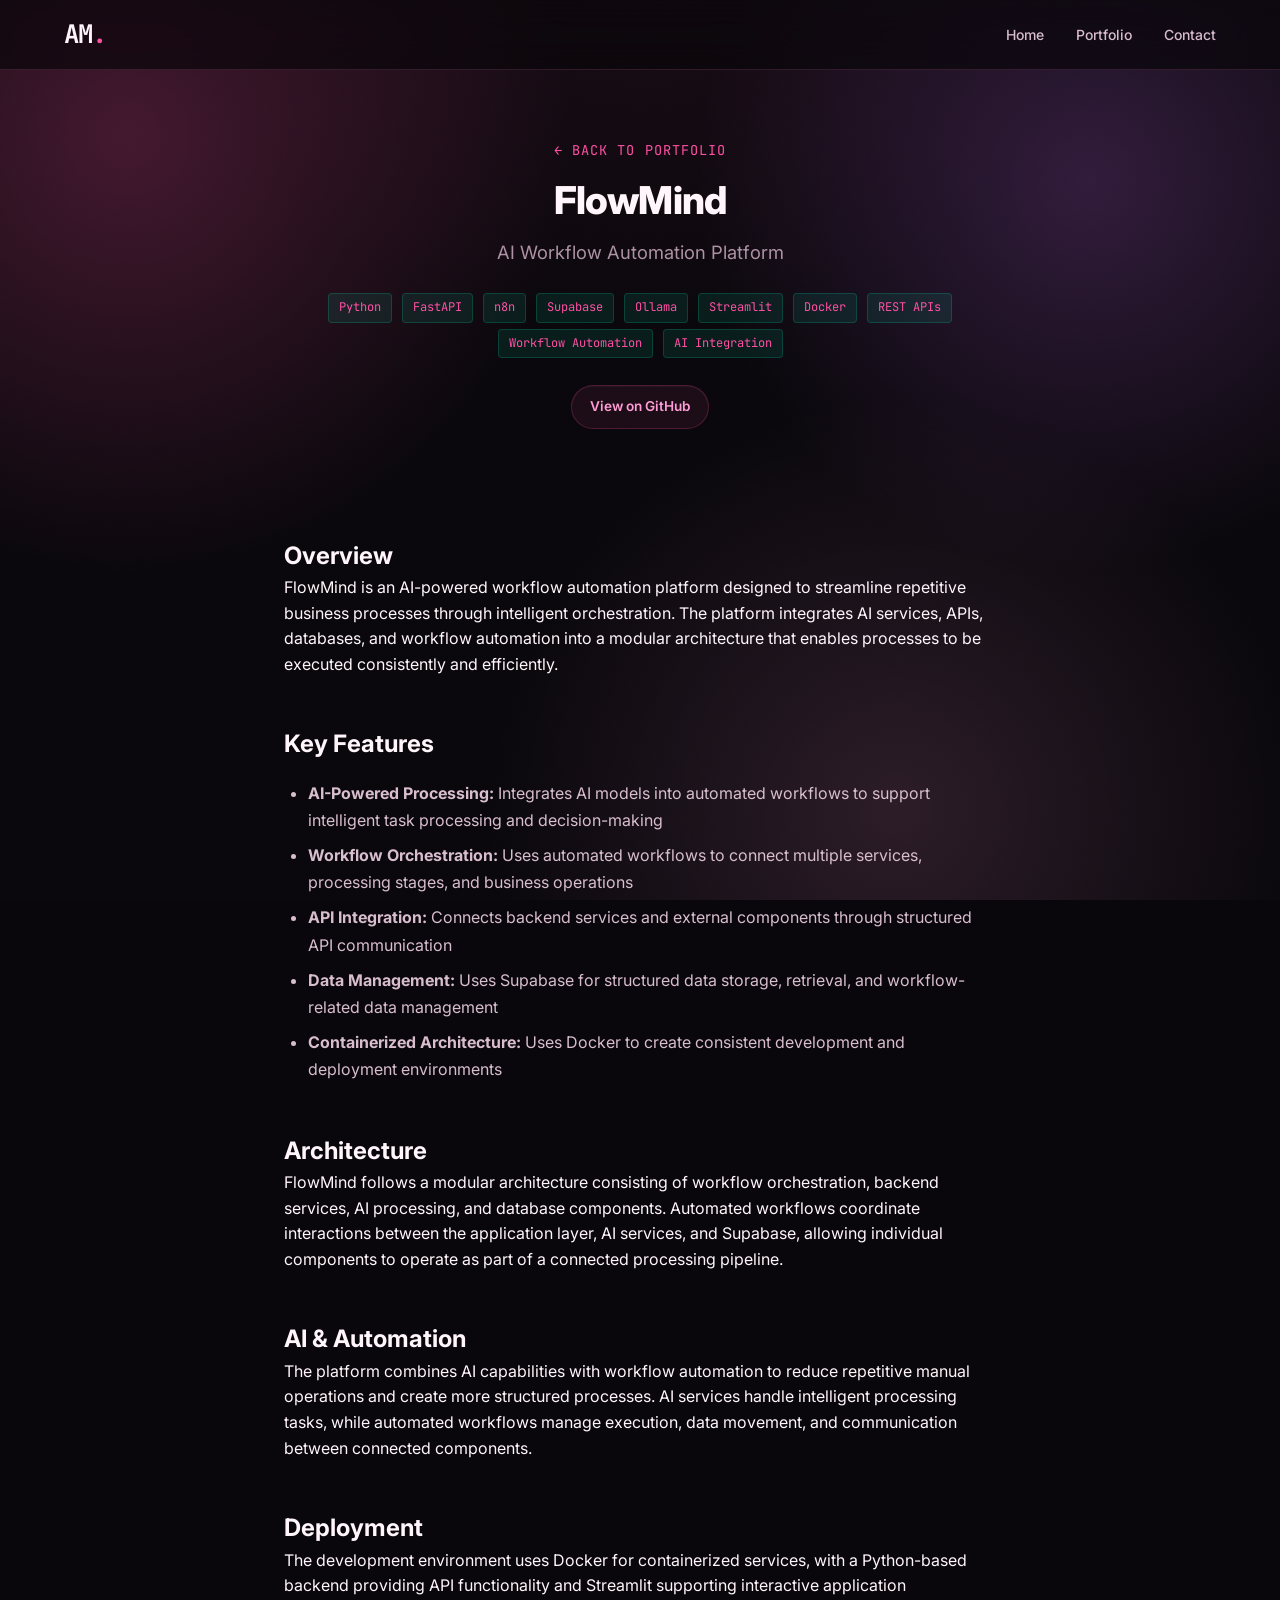
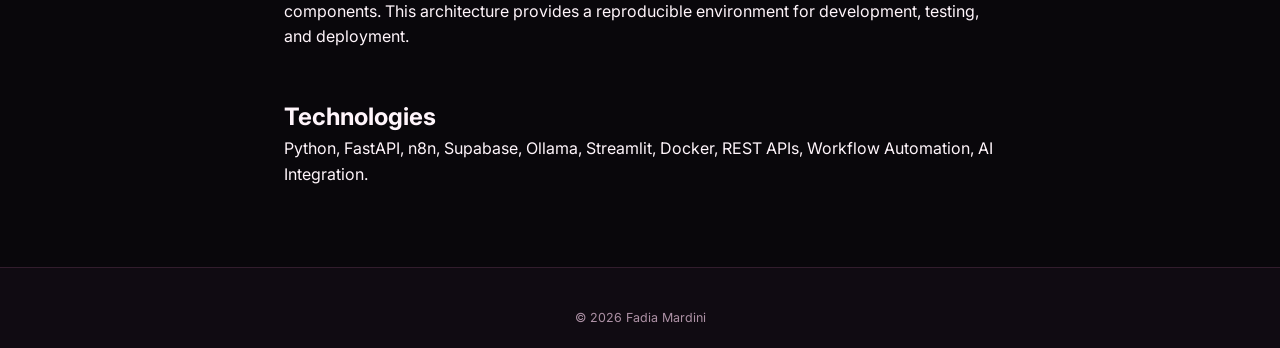
<file: portfolio/case-studies/FlowMind.html>
<!DOCTYPE html>
<html lang="en">
<head>
    <meta charset="UTF-8">
    <meta name="viewport" content="width=device-width, initial-scale=1.0">
    <title>FlowMind — AI Workflow Automation · Fadia Mardini</title>
    <meta name="description" content="FlowMind: An AI-powered workflow automation platform designed to streamline repetitive business processes through intelligent orchestration.">
    <link rel="icon" type="image/svg+xml" href="data:image/svg+xml,%3Csvg xmlns='http://www.w3.org/2000/svg' viewBox='0 0 100 100'%3E%3Cdefs%3E%3ClinearGradient id='g' x1='0%25' y1='0%25' x2='100%25' y2='100%25'%3E%3Cstop offset='0%25' style='stop-color:%2300d4aa'/%3E%3Cstop offset='100%25' style='stop-color:%2300a3ff'/%3E%3C/linearGradient%3E%3C/defs%3E%3Crect width='100' height='100' rx='22' fill='url(%23g)'/%3E%3Ctext x='50' y='72' text-anchor='middle' fill='%230a0e14' font-family='Inter,sans-serif' font-weight='900' font-size='62'%3EA%3C/text%3E%3C/svg%3E">
    <link rel="preconnect" href="https://fonts.googleapis.com">
    <link rel="preconnect" href="https://fonts.gstatic.com" crossorigin>
    <link href="https://fonts.googleapis.com/css2?family=Inter:wght@400;500;600;700;800;900&family=JetBrains+Mono:wght@400;500;600;700&display=swap" rel="stylesheet">
    <link rel="stylesheet" href="../../css/style.css">
    <style>
        .case-study-hero {
            padding: 140px 24px 60px;
            text-align: center;
            max-width: 800px;
            margin: 0 auto;
        }
        .case-study-body {
            max-width: 760px;
            margin: 0 auto;
            padding: 0 24px 80px;
        }
        .case-study-body h2 { margin-top: 48px; }
        .case-study-body ul { margin: 16px 0 16px 24px; color: var(--text-secondary); line-height: 1.7; }
        .case-study-body ul li { margin-bottom: 8px; list-style: disc; }
        .tech-badge {
            display: inline-block;
            font-family: var(--font-mono);
            font-size: 0.75rem;
            padding: 4px 10px;
            border-radius: 4px;
            background: rgba(0, 212, 170, 0.1);
            color: var(--accent-primary);
            border: 1px solid rgba(0, 212, 170, 0.2);
            margin: 3px;
        }
    </style>
</head>
<body>
    <nav class="navbar">
        <div class="nav-container">
            <a href="../../index.html" class="nav-logo">AM<span class="accent">.</span></a>
            <ul class="nav-menu">
                <li><a href="../../index.html" class="nav-link">Home</a></li>
                <li><a href="../../index.html#portfolio" class="nav-link">Portfolio</a></li>
                <li><a href="../../index.html#contact" class="nav-link">Contact</a></li>
            </ul>
        </div>
    </nav>
    <main>
        <div class="case-study-hero">
            <p class="post-eyebrow"><a href="../../index.html">← Back to portfolio</a></p>
            <h1 class="post-title">FlowMind</h1>
            <p class="post-dek">AI Workflow Automation Platform</p>
            <div style="margin-top: 16px;">
                <span class="tech-badge">Python</span>
                <span class="tech-badge">FastAPI</span>
                <span class="tech-badge">n8n</span>
                <span class="tech-badge">Supabase</span>
                <span class="tech-badge">Ollama</span>
                <span class="tech-badge">Streamlit</span>
                <span class="tech-badge">Docker</span>
                <span class="tech-badge">REST APIs</span>
                <span class="tech-badge">Workflow Automation</span>
                <span class="tech-badge">AI Integration</span>
            </div>
            <div style="margin-top: 24px; display: flex; gap: 12px; justify-content: center; flex-wrap: wrap;">
                <a href="https://github.com/mardinifa/flowmind" class="btn btn-card" target="_blank">View on GitHub</a>
            </div>
        </div>
        <div class="case-study-body">
            <h2>Overview</h2>
            <p>FlowMind is an AI-powered workflow automation platform designed to streamline repetitive business processes through intelligent orchestration. The platform integrates AI services, APIs, databases, and workflow automation into a modular architecture that enables processes to be executed consistently and efficiently.</p>

            <h2>Key Features</h2>
            <ul>
                <li><strong>AI-Powered Processing:</strong> Integrates AI models into automated workflows to support intelligent task processing and decision-making</li>
                <li><strong>Workflow Orchestration:</strong> Uses automated workflows to connect multiple services, processing stages, and business operations</li>
                <li><strong>API Integration:</strong> Connects backend services and external components through structured API communication</li>
                <li><strong>Data Management:</strong> Uses Supabase for structured data storage, retrieval, and workflow-related data management</li>
                <li><strong>Containerized Architecture:</strong> Uses Docker to create consistent development and deployment environments</li>
            </ul>

            <h2>Architecture</h2>
            <p>FlowMind follows a modular architecture consisting of workflow orchestration, backend services, AI processing, and database components. Automated workflows coordinate interactions between the application layer, AI services, and Supabase, allowing individual components to operate as part of a connected processing pipeline.</p>

            <h2>AI & Automation</h2>
            <p>The platform combines AI capabilities with workflow automation to reduce repetitive manual operations and create more structured processes. AI services handle intelligent processing tasks, while automated workflows manage execution, data movement, and communication between connected components.</p>

            <h2>Deployment</h2>
            <p>The development environment uses Docker for containerized services, with a Python-based backend providing API functionality and Streamlit supporting interactive application components. This architecture provides a reproducible environment for development, testing, and deployment.</p>

            <h2>Technologies</h2>
            <p>Python, FastAPI, n8n, Supabase, Ollama, Streamlit, Docker, REST APIs, Workflow Automation, AI Integration.</p>
        </div>
    </main>
    <footer class="footer">
        <div class="footer-container">
            <div class="footer-bottom"><p>&copy; 2026 Fadia Mardini</p></div>
        </div>
    </footer>
</body>
</html>
</file>
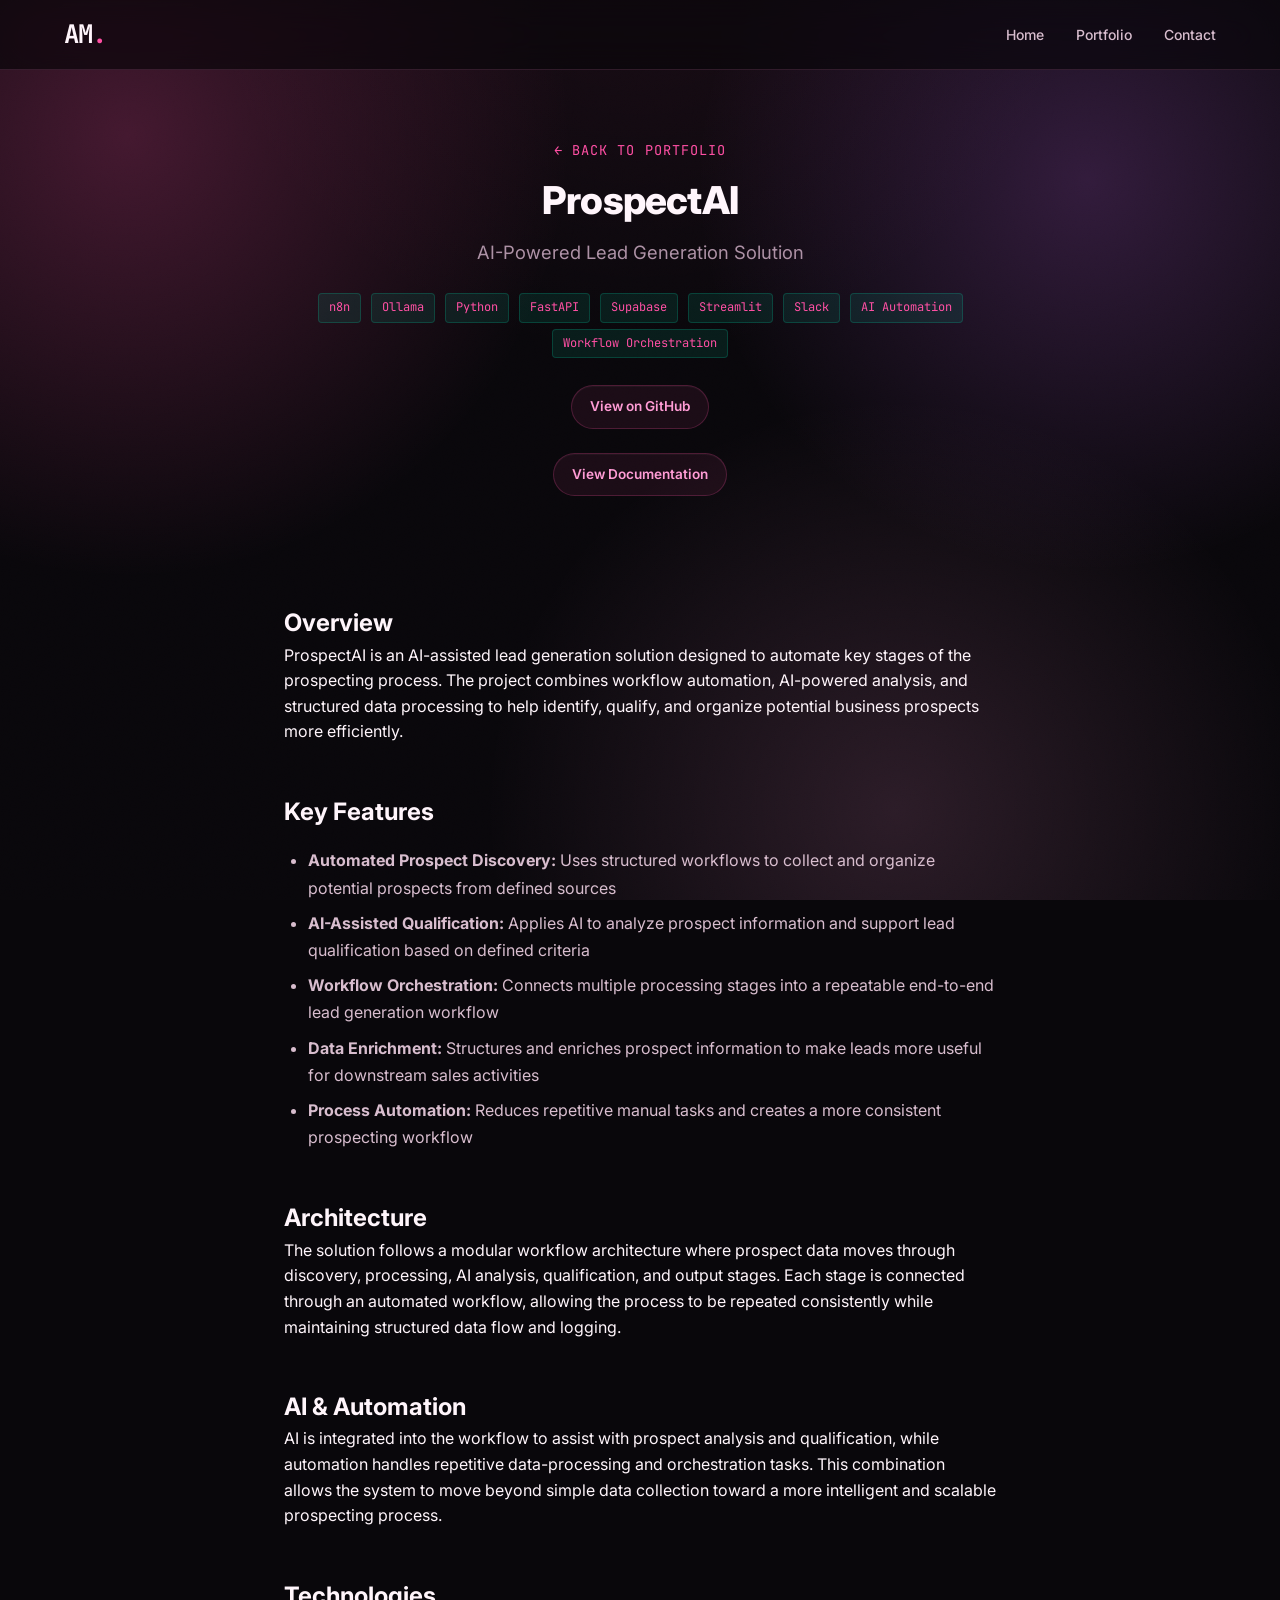
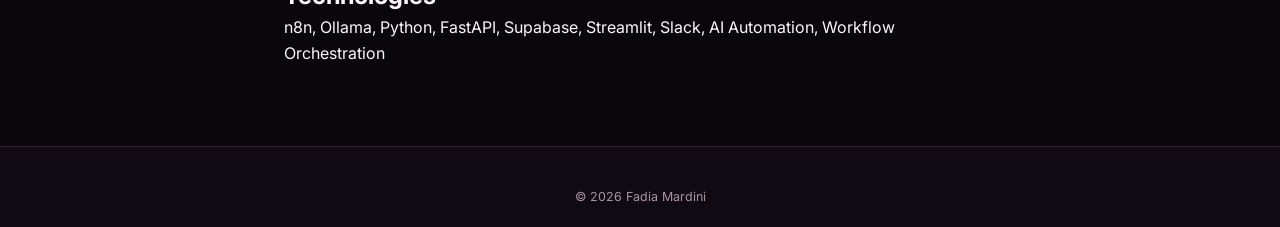
<file: portfolio/case-studies/ProspectAI.html>
<!DOCTYPE html>
<html lang="en">
<head>
    <meta charset="UTF-8">
    <meta name="viewport" content="width=device-width, initial-scale=1.0">
    <title>ProspectAI — AI-Powered Lead Generation · Fadia Mardini</title>
    <meta name="description" content="ProspectAI: An AI-assisted lead generation solution designed to automate key stages of the prospecting process.">
    <link rel="icon" type="image/svg+xml" href="data:image/svg+xml,%3Csvg xmlns='http://www.w3.org/2000/svg' viewBox='0 0 100 100'%3E%3Cdefs%3E%3ClinearGradient id='g' x1='0%25' y1='0%25' x2='100%25' y2='100%25'%3E%3Cstop offset='0%25' style='stop-color:%2300d4aa'/%3E%3Cstop offset='100%25' style='stop-color:%2300a3ff'/%3E%3C/linearGradient%3E%3C/defs%3E%3Crect width='100' height='100' rx='22' fill='url(%23g)'/%3E%3Ctext x='50' y='72' text-anchor='middle' fill='%230a0e14' font-family='Inter,sans-serif' font-weight='900' font-size='62'%3EA%3C/text%3E%3C/svg%3E">
    <link rel="preconnect" href="https://fonts.googleapis.com">
    <link rel="preconnect" href="https://fonts.gstatic.com" crossorigin>
    <link href="https://fonts.googleapis.com/css2?family=Inter:wght@400;500;600;700;800;900&family=JetBrains+Mono:wght@400;500;600;700&display=swap" rel="stylesheet">
    <link rel="stylesheet" href="../../css/style.css">
    <style>
        .case-study-hero {
            padding: 140px 24px 60px;
            text-align: center;
            max-width: 800px;
            margin: 0 auto;
        }
        .case-study-body {
            max-width: 760px;
            margin: 0 auto;
            padding: 0 24px 80px;
        }
        .case-study-body h2 { margin-top: 48px; }
        .case-study-body ul { margin: 16px 0 16px 24px; color: var(--text-secondary); line-height: 1.7; }
        .case-study-body ul li { margin-bottom: 8px; list-style: disc; }
        .tech-badge {
            display: inline-block;
            font-family: var(--font-mono);
            font-size: 0.75rem;
            padding: 4px 10px;
            border-radius: 4px;
            background: rgba(0, 212, 170, 0.1);
            color: var(--accent-primary);
            border: 1px solid rgba(0, 212, 170, 0.2);
            margin: 3px;
        }
    </style>
</head>
<body>
    <nav class="navbar">
        <div class="nav-container">
            <a href="../../index.html" class="nav-logo">AM<span class="accent">.</span></a>
            <ul class="nav-menu">
                <li><a href="../../index.html" class="nav-link">Home</a></li>
                <li><a href="../../index.html#portfolio" class="nav-link">Portfolio</a></li>
                <li><a href="../../index.html#contact" class="nav-link">Contact</a></li>
            </ul>
        </div>
    </nav>
    <main>
        <div class="case-study-hero">
            <p class="post-eyebrow"><a href="../../index.html">← Back to portfolio</a></p>
            <h1 class="post-title">ProspectAI</h1>
            <p class="post-dek">AI-Powered Lead Generation Solution</p>
            <div style="margin-top: 16px;">
                <span class="tech-badge">n8n</span>
                <span class="tech-badge">Ollama</span>
                <span class="tech-badge">Python</span>
                <span class="tech-badge">FastAPI</span>
                <span class="tech-badge">Supabase</span>
                <span class="tech-badge">Streamlit</span>
                <span class="tech-badge">Slack</span>
                <span class="tech-badge">AI Automation</span>
                <span class="tech-badge">Workflow Orchestration</span>
            </div>
            <div style="margin-top: 24px; display: flex; gap: 12px; justify-content: center; flex-wrap: wrap;">
                <a href="https://github.com/mardinifa/prospectAI" class="btn btn-card" target="_blank">View on GitHub</a>
            </div>
            <div style="margin-top: 24px; display: flex; gap: 12px; justify-content: center; flex-wrap: wrap;">
                <a href="https://app.notion.com/p/ProspectAI-3c08b67a27e68056a3c8f8b035db1284" class="btn btn-card" target="_blank">View Documentation</a>
            </div>
        </div>
        <div class="case-study-body">
            <h2>Overview</h2>
            <p>ProspectAI is an AI-assisted lead generation solution designed to automate key stages of the prospecting process. The project combines workflow automation, AI-powered analysis, and structured data processing to help identify, qualify, and organize potential business prospects more efficiently.</p>

            <h2>Key Features</h2>
            <ul>
                <li><strong>Automated Prospect Discovery:</strong> Uses structured workflows to collect and organize potential prospects from defined sources</li>
                <li><strong>AI-Assisted Qualification:</strong> Applies AI to analyze prospect information and support lead qualification based on defined criteria</li>
                <li><strong>Workflow Orchestration:</strong> Connects multiple processing stages into a repeatable end-to-end lead generation workflow</li>
                <li><strong>Data Enrichment:</strong> Structures and enriches prospect information to make leads more useful for downstream sales activities</li>
                <li><strong>Process Automation:</strong> Reduces repetitive manual tasks and creates a more consistent prospecting workflow</li>
            </ul>

            <h2>Architecture</h2>
            <p>The solution follows a modular workflow architecture where prospect data moves through discovery, processing, AI analysis, qualification, and output stages. Each stage is connected through an automated workflow, allowing the process to be repeated consistently while maintaining structured data flow and logging.</p>

            <h2>AI & Automation</h2>
            <p>AI is integrated into the workflow to assist with prospect analysis and qualification, while automation handles repetitive data-processing and orchestration tasks. This combination allows the system to move beyond simple data collection toward a more intelligent and scalable prospecting process.</p>

            <h2>Technologies</h2>
            <p>n8n, Ollama, Python, FastAPI, Supabase, Streamlit, Slack, AI Automation, Workflow Orchestration</p>
        </div>
    </main>
    <footer class="footer">
        <div class="footer-container">
            <div class="footer-bottom"><p>&copy; 2026 Fadia Mardini</p></div>
        </div>
    </footer>
</body>
</html>
</file>
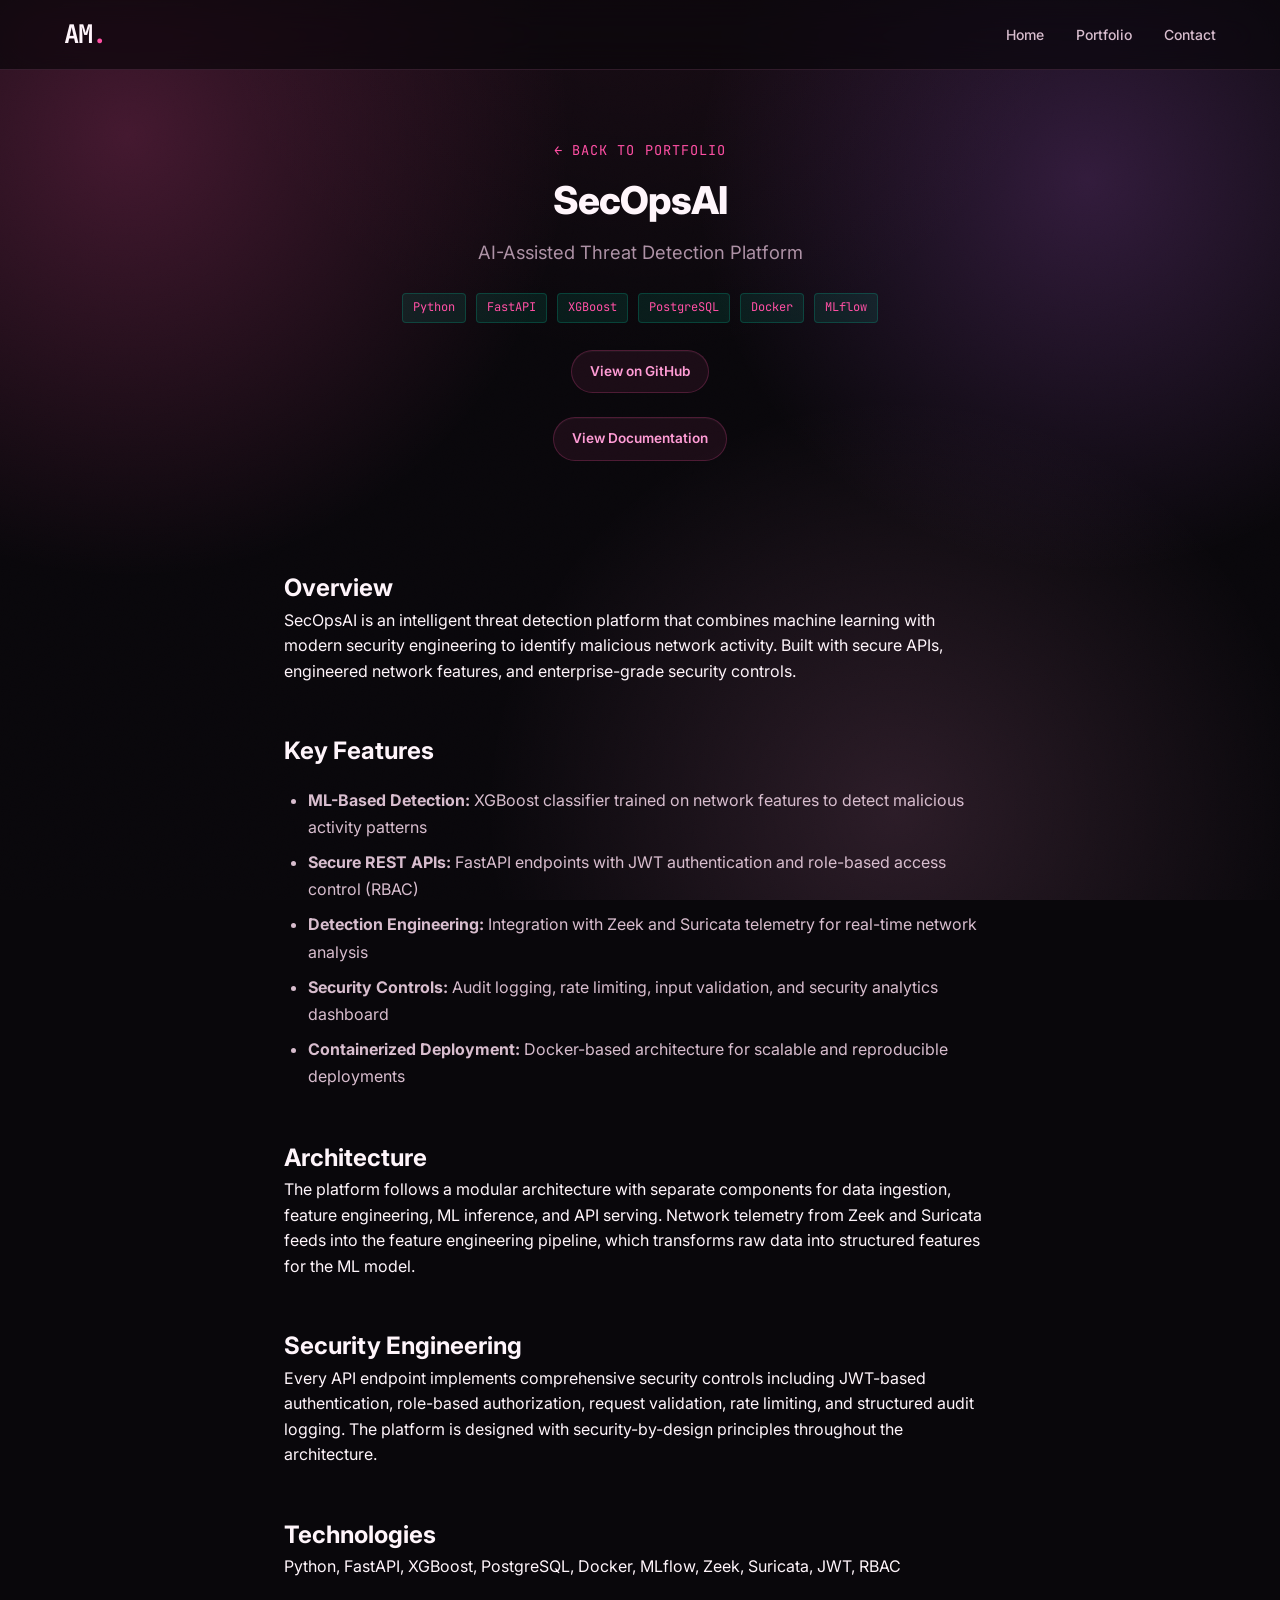
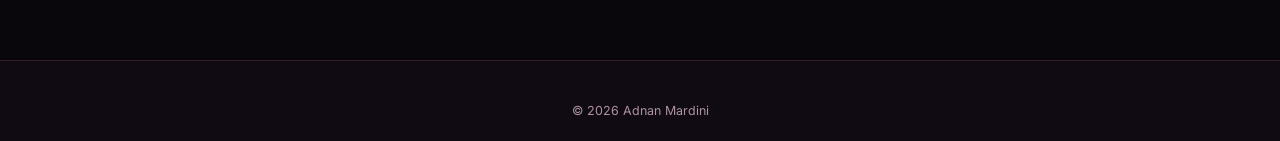
<file: portfolio/case-studies/secopsai.html>
<!DOCTYPE html>
<html lang="en">
<head>
    <meta charset="UTF-8">
    <meta name="viewport" content="width=device-width, initial-scale=1.0">
    <title>SecOpsAI — AI-Assisted Threat Detection · Adnan Mardini</title>
    <meta name="description" content="SecOpsAI: An intelligent threat detection platform that combines machine learning with modern security engineering to identify malicious network activity.">
    <link rel="icon" type="image/svg+xml" href="data:image/svg+xml,%3Csvg xmlns='http://www.w3.org/2000/svg' viewBox='0 0 100 100'%3E%3Cdefs%3E%3ClinearGradient id='g' x1='0%25' y1='0%25' x2='100%25' y2='100%25'%3E%3Cstop offset='0%25' style='stop-color:%2300d4aa'/%3E%3Cstop offset='100%25' style='stop-color:%2300a3ff'/%3E%3C/linearGradient%3E%3C/defs%3E%3Crect width='100' height='100' rx='22' fill='url(%23g)'/%3E%3Ctext x='50' y='72' text-anchor='middle' fill='%230a0e14' font-family='Inter,sans-serif' font-weight='900' font-size='62'%3EA%3C/text%3E%3C/svg%3E">
    <link rel="preconnect" href="https://fonts.googleapis.com">
    <link rel="preconnect" href="https://fonts.gstatic.com" crossorigin>
    <link href="https://fonts.googleapis.com/css2?family=Inter:wght@400;500;600;700;800;900&family=JetBrains+Mono:wght@400;500;600;700&display=swap" rel="stylesheet">
    <link rel="stylesheet" href="../../css/style.css">
    <style>
        .case-study-hero {
            padding: 140px 24px 60px;
            text-align: center;
            max-width: 800px;
            margin: 0 auto;
        }
        .case-study-body {
            max-width: 760px;
            margin: 0 auto;
            padding: 0 24px 80px;
        }
        .case-study-body h2 { margin-top: 48px; }
        .case-study-body ul { margin: 16px 0 16px 24px; color: var(--text-secondary); line-height: 1.7; }
        .case-study-body ul li { margin-bottom: 8px; list-style: disc; }
        .tech-badge {
            display: inline-block;
            font-family: var(--font-mono);
            font-size: 0.75rem;
            padding: 4px 10px;
            border-radius: 4px;
            background: rgba(0, 212, 170, 0.1);
            color: var(--accent-primary);
            border: 1px solid rgba(0, 212, 170, 0.2);
            margin: 3px;
        }
    </style>
</head>
<body>
    <nav class="navbar">
        <div class="nav-container">
            <a href="../../index.html" class="nav-logo">AM<span class="accent">.</span></a>
            <ul class="nav-menu">
                <li><a href="../../index.html" class="nav-link">Home</a></li>
                <li><a href="../../index.html#portfolio" class="nav-link">Portfolio</a></li>
                <li><a href="../../index.html#contact" class="nav-link">Contact</a></li>
            </ul>
        </div>
    </nav>
    <main>
        <div class="case-study-hero">
            <p class="post-eyebrow"><a href="../../index.html">← Back to portfolio</a></p>
            <h1 class="post-title">SecOpsAI</h1>
            <p class="post-dek">AI-Assisted Threat Detection Platform</p>
            <div style="margin-top: 16px;">
                <span class="tech-badge">Python</span>
                <span class="tech-badge">FastAPI</span>
                <span class="tech-badge">XGBoost</span>
                <span class="tech-badge">PostgreSQL</span>
                <span class="tech-badge">Docker</span>
                <span class="tech-badge">MLflow</span>
            </div>
            <div style="margin-top: 24px; display: flex; gap: 12px; justify-content: center; flex-wrap: wrap;">
                <a href="https://github.com/Adnanmardini/SecOpsAI" class="btn btn-card" target="_blank">View on GitHub</a>
            </div>
            <div style="margin-top: 24px; display: flex; gap: 12px; justify-content: center; flex-wrap: wrap;">
                <a href="https://medium.com/@expadoxlabs/adversarial-ai-detection-engineering-project-6b15668e2832" class="btn btn-card" target="_blank">View Documentation</a>
            </div>
        </div>
        <div class="case-study-body">
            <h2>Overview</h2>
            <p>SecOpsAI is an intelligent threat detection platform that combines machine learning with modern security engineering to identify malicious network activity. Built with secure APIs, engineered network features, and enterprise-grade security controls.</p>

            <h2>Key Features</h2>
            <ul>
                <li><strong>ML-Based Detection:</strong> XGBoost classifier trained on network features to detect malicious activity patterns</li>
                <li><strong>Secure REST APIs:</strong> FastAPI endpoints with JWT authentication and role-based access control (RBAC)</li>
                <li><strong>Detection Engineering:</strong> Integration with Zeek and Suricata telemetry for real-time network analysis</li>
                <li><strong>Security Controls:</strong> Audit logging, rate limiting, input validation, and security analytics dashboard</li>
                <li><strong>Containerized Deployment:</strong> Docker-based architecture for scalable and reproducible deployments</li>
            </ul>

            <h2>Architecture</h2>
            <p>The platform follows a modular architecture with separate components for data ingestion, feature engineering, ML inference, and API serving. Network telemetry from Zeek and Suricata feeds into the feature engineering pipeline, which transforms raw data into structured features for the ML model.</p>

            <h2>Security Engineering</h2>
            <p>Every API endpoint implements comprehensive security controls including JWT-based authentication, role-based authorization, request validation, rate limiting, and structured audit logging. The platform is designed with security-by-design principles throughout the architecture.</p>

            <h2>Technologies</h2>
            <p>Python, FastAPI, XGBoost, PostgreSQL, Docker, MLflow, Zeek, Suricata, JWT, RBAC</p>
        </div>
    </main>
    <footer class="footer">
        <div class="footer-container">
            <div class="footer-bottom"><p>&copy; 2026 Adnan Mardini</p></div>
        </div>
    </footer>
</body>
</html>
</file>
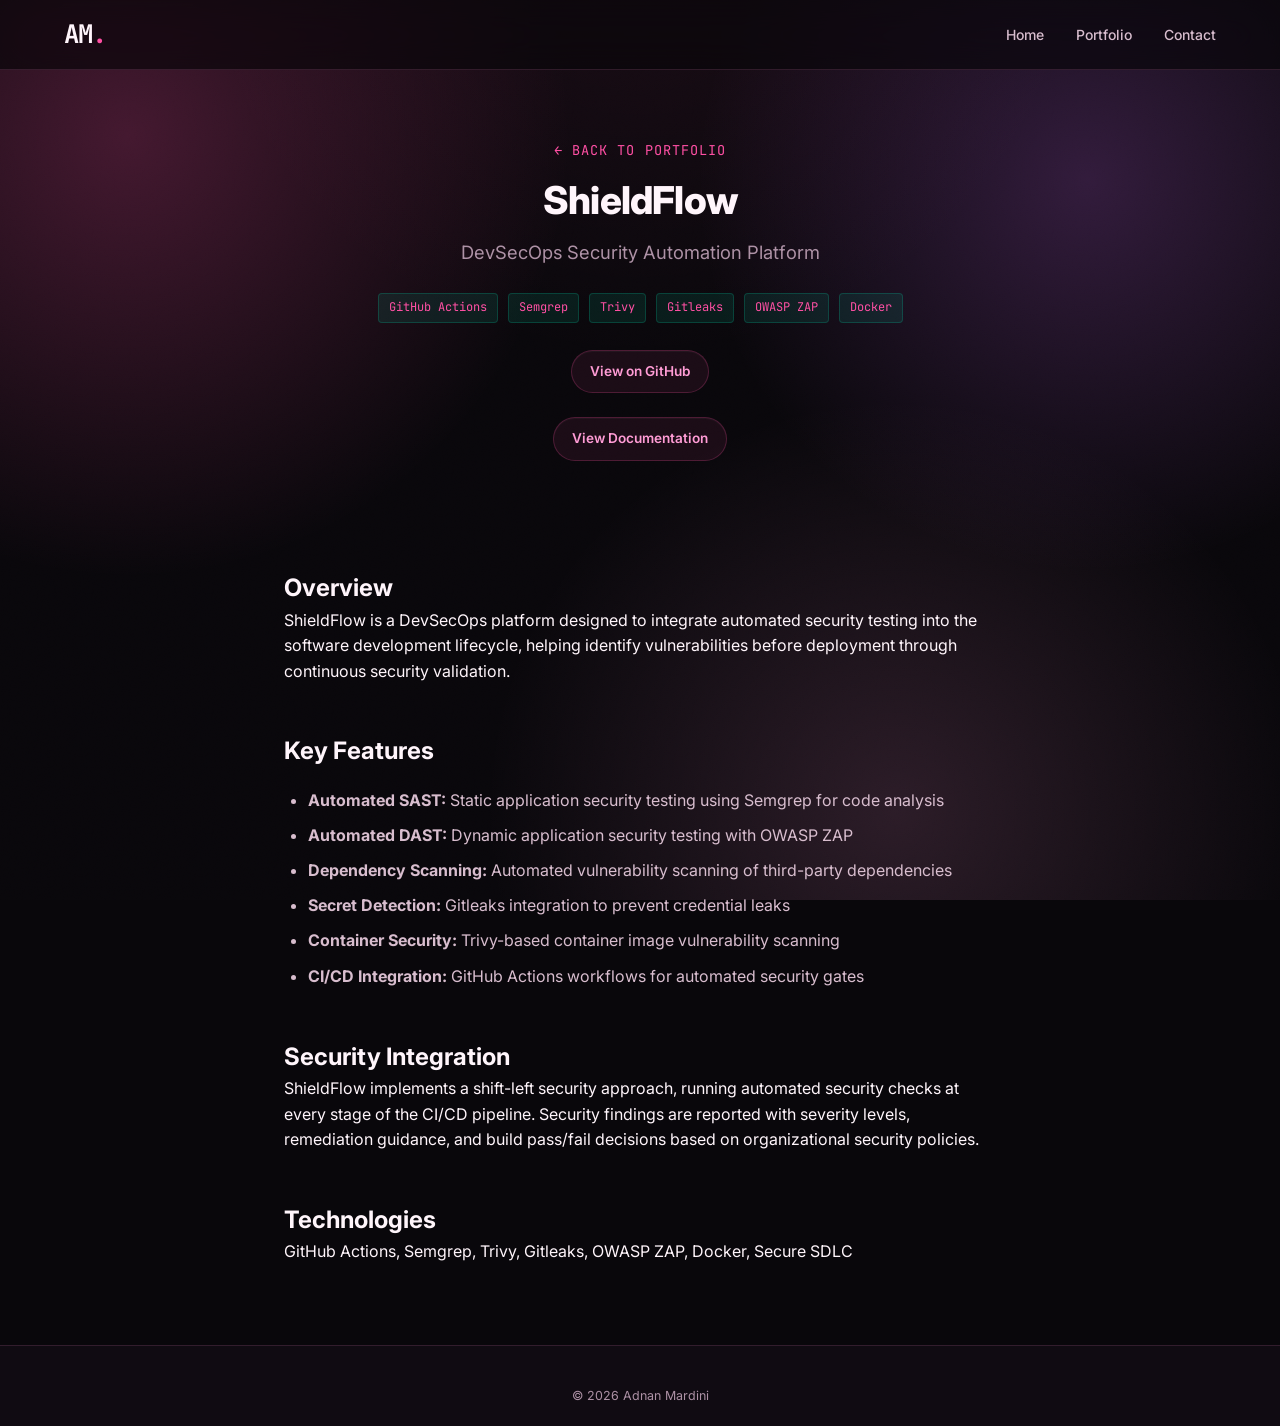
<file: portfolio/case-studies/shieldflow.html>
<!DOCTYPE html>
<html lang="en">
<head>
    <meta charset="UTF-8">
    <meta name="viewport" content="width=device-width, initial-scale=1.0">
    <title>ShieldFlow — DevSecOps Security Automation · Adnan Mardini</title>
    <meta name="description" content="ShieldFlow: A DevSecOps platform designed to integrate automated security testing into the software development lifecycle.">
    <link rel="icon" type="image/svg+xml" href="data:image/svg+xml,%3Csvg xmlns='http://www.w3.org/2000/svg' viewBox='0 0 100 100'%3E%3Cdefs%3E%3ClinearGradient id='g' x1='0%25' y1='0%25' x2='100%25' y2='100%25'%3E%3Cstop offset='0%25' style='stop-color:%2300d4aa'/%3E%3Cstop offset='100%25' style='stop-color:%2300a3ff'/%3E%3C/linearGradient%3E%3C/defs%3E%3Crect width='100' height='100' rx='22' fill='url(%23g)'/%3E%3Ctext x='50' y='72' text-anchor='middle' fill='%230a0e14' font-family='Inter,sans-serif' font-weight='900' font-size='62'%3EA%3C/text%3E%3C/svg%3E">
    <link rel="preconnect" href="https://fonts.googleapis.com">
    <link rel="preconnect" href="https://fonts.gstatic.com" crossorigin>
    <link href="https://fonts.googleapis.com/css2?family=Inter:wght@400;500;600;700;800;900&family=JetBrains+Mono:wght@400;500;600;700&display=swap" rel="stylesheet">
    <link rel="stylesheet" href="../../css/style.css">
    <style>
        .case-study-hero {
            padding: 140px 24px 60px;
            text-align: center;
            max-width: 800px;
            margin: 0 auto;
        }
        .case-study-body {
            max-width: 760px;
            margin: 0 auto;
            padding: 0 24px 80px;
        }
        .case-study-body h2 { margin-top: 48px; }
        .case-study-body ul { margin: 16px 0 16px 24px; color: var(--text-secondary); line-height: 1.7; }
        .case-study-body ul li { margin-bottom: 8px; list-style: disc; }
        .tech-badge {
            display: inline-block;
            font-family: var(--font-mono);
            font-size: 0.75rem;
            padding: 4px 10px;
            border-radius: 4px;
            background: rgba(0, 212, 170, 0.1);
            color: var(--accent-primary);
            border: 1px solid rgba(0, 212, 170, 0.2);
            margin: 3px;
        }
    </style>
</head>
<body>
    <nav class="navbar">
        <div class="nav-container">
            <a href="../../index.html" class="nav-logo">AM<span class="accent">.</span></a>
            <ul class="nav-menu">
                <li><a href="../../index.html" class="nav-link">Home</a></li>
                <li><a href="../../index.html#portfolio" class="nav-link">Portfolio</a></li>
                <li><a href="../../index.html#contact" class="nav-link">Contact</a></li>
            </ul>
        </div>
    </nav>
    <main>
        <div class="case-study-hero">
            <p class="post-eyebrow"><a href="../../index.html">← Back to portfolio</a></p>
            <h1 class="post-title">ShieldFlow</h1>
            <p class="post-dek">DevSecOps Security Automation Platform</p>
            <div style="margin-top: 16px;">
                <span class="tech-badge">GitHub Actions</span>
                <span class="tech-badge">Semgrep</span>
                <span class="tech-badge">Trivy</span>
                <span class="tech-badge">Gitleaks</span>
                <span class="tech-badge">OWASP ZAP</span>
                <span class="tech-badge">Docker</span>
            </div>
            <div style="margin-top: 24px; display: flex; gap: 12px; justify-content: center; flex-wrap: wrap;">
                <a href="https://github.com/Adnanmardini/ShieldFlow" class="btn btn-card" target="_blank">View on GitHub</a>
            </div>
            <div style="margin-top: 24px; display: flex; gap: 12px; justify-content: center; flex-wrap: wrap;">
                <a href="https://medium.com/@expadoxlabs/shieldflow-automated-devsecops-pipeline-with-soar-integration-184e271439a7" class="btn btn-card" target="_blank">View Documentation</a>
            </div>
        </div>
        <div class="case-study-body">
            <h2>Overview</h2>
            <p>ShieldFlow is a DevSecOps platform designed to integrate automated security testing into the software development lifecycle, helping identify vulnerabilities before deployment through continuous security validation.</p>

            <h2>Key Features</h2>
            <ul>
                <li><strong>Automated SAST:</strong> Static application security testing using Semgrep for code analysis</li>
                <li><strong>Automated DAST:</strong> Dynamic application security testing with OWASP ZAP</li>
                <li><strong>Dependency Scanning:</strong> Automated vulnerability scanning of third-party dependencies</li>
                <li><strong>Secret Detection:</strong> Gitleaks integration to prevent credential leaks</li>
                <li><strong>Container Security:</strong> Trivy-based container image vulnerability scanning</li>
                <li><strong>CI/CD Integration:</strong> GitHub Actions workflows for automated security gates</li>
            </ul>

            <h2>Security Integration</h2>
            <p>ShieldFlow implements a shift-left security approach, running automated security checks at every stage of the CI/CD pipeline. Security findings are reported with severity levels, remediation guidance, and build pass/fail decisions based on organizational security policies.</p>

            <h2>Technologies</h2>
            <p>GitHub Actions, Semgrep, Trivy, Gitleaks, OWASP ZAP, Docker, Secure SDLC</p>
        </div>
    </main>
    <footer class="footer">
        <div class="footer-container">
            <div class="footer-bottom"><p>&copy; 2026 Adnan Mardini</p></div>
        </div>
    </footer>
</body>
</html>
</file>
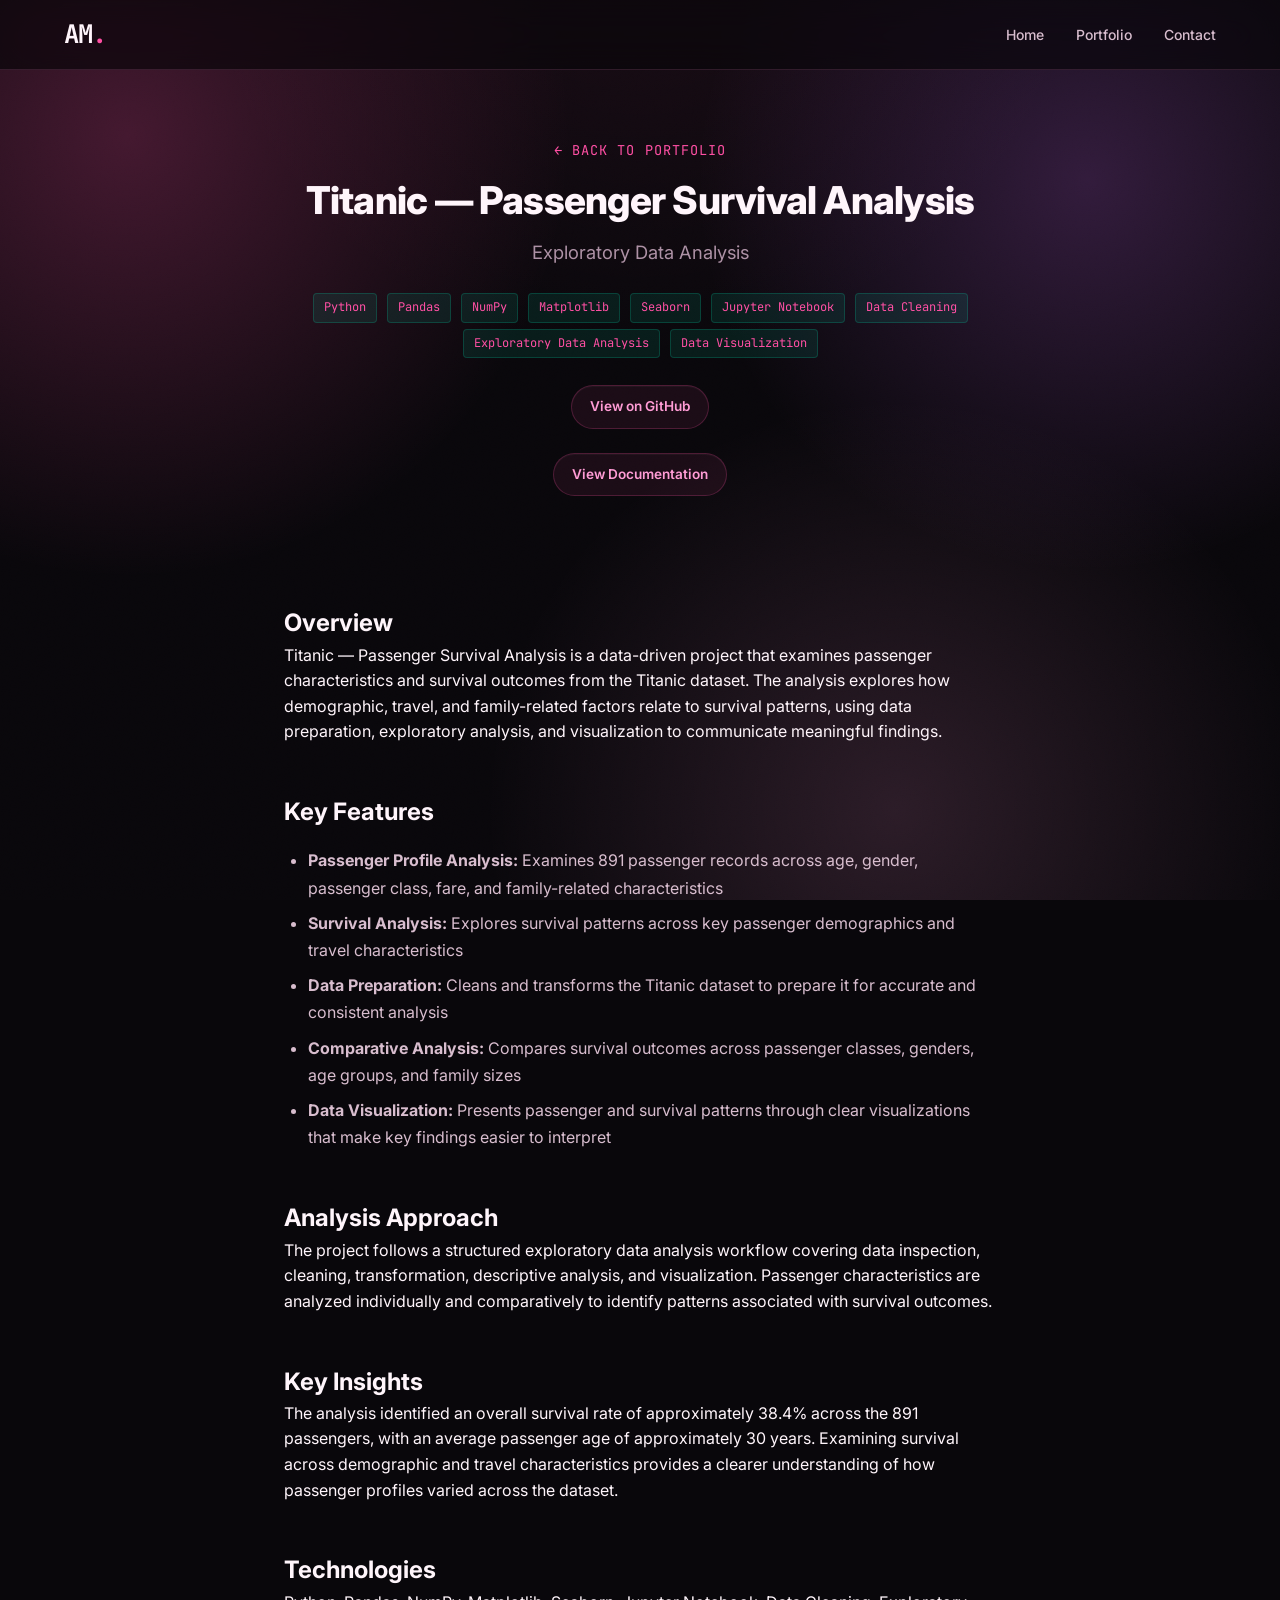
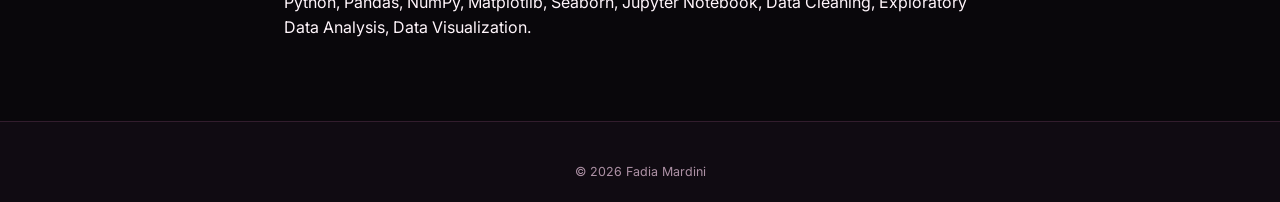
<file: portfolio/case-studies/Titanic.html>
<!DOCTYPE html>
<html lang="en">
<head>
    <meta charset="UTF-8">
    <meta name="viewport" content="width=device-width, initial-scale=1.0">
    <title>Titanic — Passenger Survival Analysis · Fadia Mardini</title>
    <meta name="description" content="Titanic — Passenger Survival Analysis: A data-driven project examining passenger characteristics and survival outcomes from the Titanic dataset.">
    <link rel="icon" type="image/svg+xml" href="data:image/svg+xml,%3Csvg xmlns='http://www.w3.org/2000/svg' viewBox='0 0 100 100'%3E%3Cdefs%3E%3ClinearGradient id='g' x1='0%25' y1='0%25' x2='100%25' y2='100%25'%3E%3Cstop offset='0%25' style='stop-color:%2300d4aa'/%3E%3Cstop offset='100%25' style='stop-color:%2300a3ff'/%3E%3C/linearGradient%3E%3C/defs%3E%3Crect width='100' height='100' rx='22' fill='url(%23g)'/%3E%3Ctext x='50' y='72' text-anchor='middle' fill='%230a0e14' font-family='Inter,sans-serif' font-weight='900' font-size='62'%3EA%3C/text%3E%3C/svg%3E">
    <link rel="preconnect" href="https://fonts.googleapis.com">
    <link rel="preconnect" href="https://fonts.gstatic.com" crossorigin>
    <link href="https://fonts.googleapis.com/css2?family=Inter:wght@400;500;600;700;800;900&family=JetBrains+Mono:wght@400;500;600;700&display=swap" rel="stylesheet">
    <link rel="stylesheet" href="../../css/style.css">
    <style>
        .case-study-hero {
            padding: 140px 24px 60px;
            text-align: center;
            max-width: 800px;
            margin: 0 auto;
        }
        .case-study-body {
            max-width: 760px;
            margin: 0 auto;
            padding: 0 24px 80px;
        }
        .case-study-body h2 { margin-top: 48px; }
        .case-study-body ul { margin: 16px 0 16px 24px; color: var(--text-secondary); line-height: 1.7; }
        .case-study-body ul li { margin-bottom: 8px; list-style: disc; }
        .tech-badge {
            display: inline-block;
            font-family: var(--font-mono);
            font-size: 0.75rem;
            padding: 4px 10px;
            border-radius: 4px;
            background: rgba(0, 212, 170, 0.1);
            color: var(--accent-primary);
            border: 1px solid rgba(0, 212, 170, 0.2);
            margin: 3px;
        }
    </style>
</head>
<body>
    <nav class="navbar">
        <div class="nav-container">
            <a href="../../index.html" class="nav-logo">AM<span class="accent">.</span></a>
            <ul class="nav-menu">
                <li><a href="../../index.html" class="nav-link">Home</a></li>
                <li><a href="../../index.html#portfolio" class="nav-link">Portfolio</a></li>
                <li><a href="../../index.html#contact" class="nav-link">Contact</a></li>
            </ul>
        </div>
    </nav>
    <main>
        <div class="case-study-hero">
            <p class="post-eyebrow"><a href="../../index.html">← Back to portfolio</a></p>
            <h1 class="post-title">Titanic — Passenger Survival Analysis</h1>
            <p class="post-dek">Exploratory Data Analysis</p>
            <div style="margin-top: 16px;">
                <span class="tech-badge">Python</span>
                <span class="tech-badge">Pandas</span>
                <span class="tech-badge">NumPy</span>
                <span class="tech-badge">Matplotlib</span>
                <span class="tech-badge">Seaborn</span>
                <span class="tech-badge">Jupyter Notebook</span>
                <span class="tech-badge">Data Cleaning</span>
                <span class="tech-badge">Exploratory Data Analysis</span>
                <span class="tech-badge">Data Visualization</span>
            </div>
            <div style="margin-top: 24px; display: flex; gap: 12px; justify-content: center; flex-wrap: wrap;">
                <a href="https://github.com/mardinifa/titanic-data-analysis" class="btn btn-card" target="_blank">View on GitHub</a>
            </div>
            <div style="margin-top: 24px; display: flex; gap: 12px; justify-content: center; flex-wrap: wrap;">
                <a href="https://drive.google.com/file/d/1zFvJi5Lsg0QVC4MQ4yGdQR-KxRpybL68/view?usp=sharing" class="btn btn-card" target="_blank">View Documentation</a>
            </div>
        </div>
        <div class="case-study-body">
            <h2>Overview</h2>
            <p>Titanic — Passenger Survival Analysis is a data-driven project that examines passenger characteristics and survival outcomes from the Titanic dataset. The analysis explores how demographic, travel, and family-related factors relate to survival patterns, using data preparation, exploratory analysis, and visualization to communicate meaningful findings.</p>

            <h2>Key Features</h2>
            <ul>
                <li><strong>Passenger Profile Analysis:</strong> Examines 891 passenger records across age, gender, passenger class, fare, and family-related characteristics</li>
                <li><strong>Survival Analysis:</strong> Explores survival patterns across key passenger demographics and travel characteristics</li>
                <li><strong>Data Preparation:</strong> Cleans and transforms the Titanic dataset to prepare it for accurate and consistent analysis</li>
                <li><strong>Comparative Analysis:</strong> Compares survival outcomes across passenger classes, genders, age groups, and family sizes</li>
                <li><strong>Data Visualization:</strong> Presents passenger and survival patterns through clear visualizations that make key findings easier to interpret</li>
            </ul>

            <h2>Analysis Approach</h2>
            <p>The project follows a structured exploratory data analysis workflow covering data inspection, cleaning, transformation, descriptive analysis, and visualization. Passenger characteristics are analyzed individually and comparatively to identify patterns associated with survival outcomes.</p>

            <h2>Key Insights</h2>
            <p>The analysis identified an overall survival rate of approximately 38.4% across the 891 passengers, with an average passenger age of approximately 30 years. Examining survival across demographic and travel characteristics provides a clearer understanding of how passenger profiles varied across the dataset.</p>

            <h2>Technologies</h2>
            <p>Python, Pandas, NumPy, Matplotlib, Seaborn, Jupyter Notebook, Data Cleaning, Exploratory Data Analysis, Data Visualization.</p>
        </div>
    </main>
    <footer class="footer">
        <div class="footer-container">
            <div class="footer-bottom"><p>&copy; 2026 Fadia Mardini</p></div>
        </div>
    </footer>
</body>
</html>
</file>
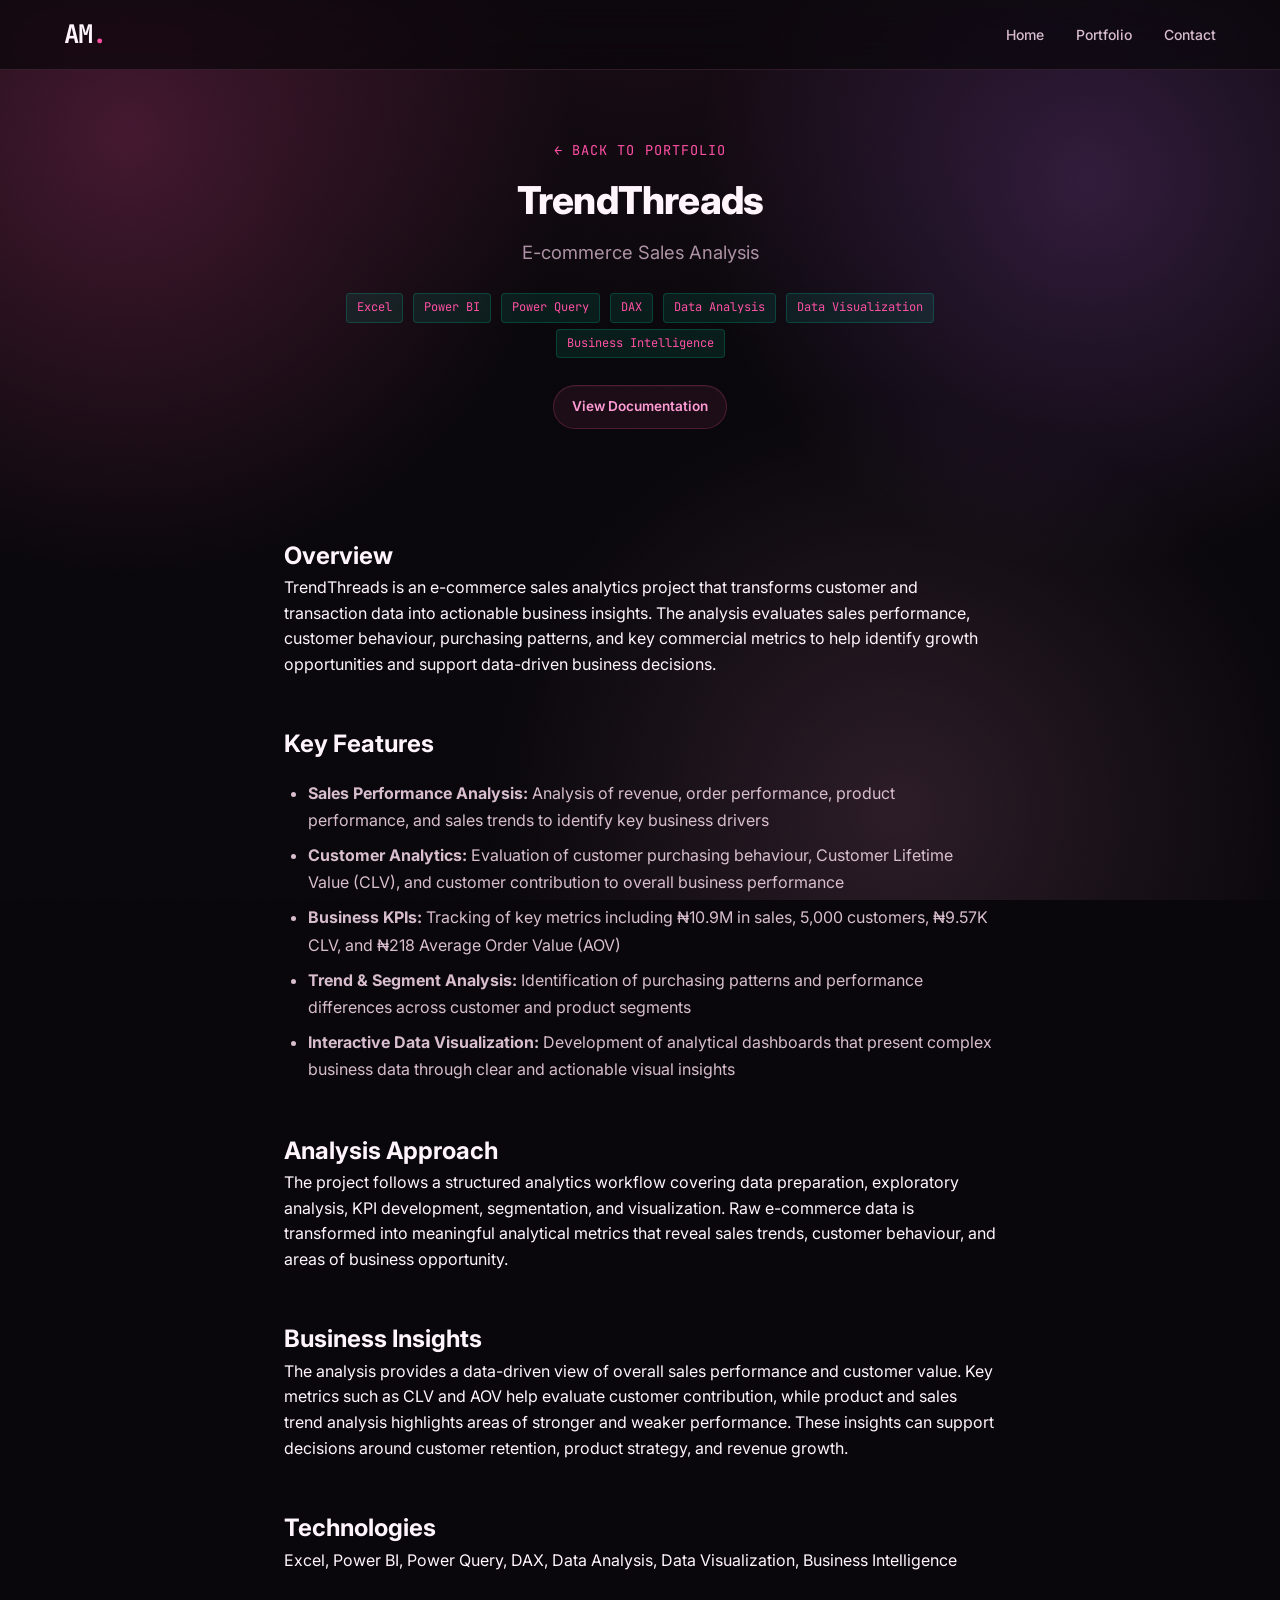
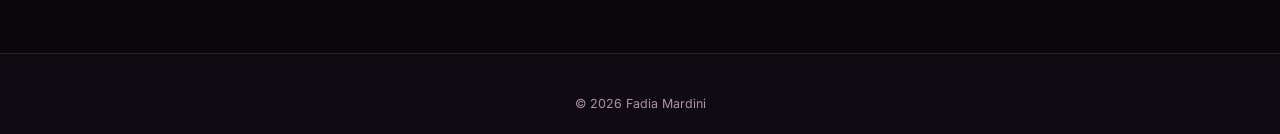
<file: portfolio/case-studies/TrendThreads.html>
<!DOCTYPE html>
<html lang="en">
<head>
    <meta charset="UTF-8">
    <meta name="viewport" content="width=device-width, initial-scale=1.0">
    <title>TrendThreads — E-commerce Sales Analysis · Fadia Mardini</title>
    <meta name="description" content="TrendThreads: An e-commerce sales analytics project transforming customer and transaction data into actionable business insights.">
    <link rel="icon" type="image/svg+xml" href="data:image/svg+xml,%3Csvg xmlns='http://www.w3.org/2000/svg' viewBox='0 0 100 100'%3E%3Cdefs%3E%3ClinearGradient id='g' x1='0%25' y1='0%25' x2='100%25' y2='100%25'%3E%3Cstop offset='0%25' style='stop-color:%2300d4aa'/%3E%3Cstop offset='100%25' style='stop-color:%2300a3ff'/%3E%3C/linearGradient%3E%3C/defs%3E%3Crect width='100' height='100' rx='22' fill='url(%23g)'/%3E%3Ctext x='50' y='72' text-anchor='middle' fill='%230a0e14' font-family='Inter,sans-serif' font-weight='900' font-size='62'%3EA%3C/text%3E%3C/svg%3E">
    <link rel="preconnect" href="https://fonts.googleapis.com">
    <link rel="preconnect" href="https://fonts.gstatic.com" crossorigin>
    <link href="https://fonts.googleapis.com/css2?family=Inter:wght@400;500;600;700;800;900&family=JetBrains+Mono:wght@400;500;600;700&display=swap" rel="stylesheet">
    <link rel="stylesheet" href="../../css/style.css">
    <style>
        .case-study-hero {
            padding: 140px 24px 60px;
            text-align: center;
            max-width: 800px;
            margin: 0 auto;
        }
        .case-study-body {
            max-width: 760px;
            margin: 0 auto;
            padding: 0 24px 80px;
        }
        .case-study-body h2 { margin-top: 48px; }
        .case-study-body ul { margin: 16px 0 16px 24px; color: var(--text-secondary); line-height: 1.7; }
        .case-study-body ul li { margin-bottom: 8px; list-style: disc; }
        .tech-badge {
            display: inline-block;
            font-family: var(--font-mono);
            font-size: 0.75rem;
            padding: 4px 10px;
            border-radius: 4px;
            background: rgba(0, 212, 170, 0.1);
            color: var(--accent-primary);
            border: 1px solid rgba(0, 212, 170, 0.2);
            margin: 3px;
        }
    </style>
</head>
<body>
    <nav class="navbar">
        <div class="nav-container">
            <a href="../../index.html" class="nav-logo">AM<span class="accent">.</span></a>
            <ul class="nav-menu">
                <li><a href="../../index.html" class="nav-link">Home</a></li>
                <li><a href="../../index.html#portfolio" class="nav-link">Portfolio</a></li>
                <li><a href="../../index.html#contact" class="nav-link">Contact</a></li>
            </ul>
        </div>
    </nav>
    <main>
        <div class="case-study-hero">
            <p class="post-eyebrow"><a href="../../index.html">← Back to portfolio</a></p>
            <h1 class="post-title">TrendThreads</h1>
            <p class="post-dek">E-commerce Sales Analysis</p>
            <div style="margin-top: 16px;">
                <span class="tech-badge">Excel</span>
                <span class="tech-badge">Power BI</span>
                <span class="tech-badge">Power Query</span>
                <span class="tech-badge">DAX</span>
                <span class="tech-badge">Data Analysis</span>
                <span class="tech-badge">Data Visualization</span>
                <span class="tech-badge">Business Intelligence</span>
            </div>
            <div style="margin-top: 24px; display: flex; gap: 12px; justify-content: center; flex-wrap: wrap;">
                <a href="https://drive.google.com/file/d/1bGYKh1uDq3Nf2RsR_cpJxTDQ2WIBQqCp/view?usp=sharing" class="btn btn-card" target="_blank">View Documentation</a>
            </div>
        </div>
        <div class="case-study-body">
            <h2>Overview</h2>
            <p>TrendThreads is an e-commerce sales analytics project that transforms customer and transaction data into actionable business insights. The analysis evaluates sales performance, customer behaviour, purchasing patterns, and key commercial metrics to help identify growth opportunities and support data-driven business decisions.</p>

            <h2>Key Features</h2>
            <ul>
                <li><strong>Sales Performance Analysis:</strong> Analysis of revenue, order performance, product performance, and sales trends to identify key business drivers</li>
                <li><strong>Customer Analytics:</strong> Evaluation of customer purchasing behaviour, Customer Lifetime Value (CLV), and customer contribution to overall business performance</li>
                <li><strong>Business KPIs:</strong> Tracking of key metrics including ₦10.9M in sales, 5,000 customers, ₦9.57K CLV, and ₦218 Average Order Value (AOV)</li>
                <li><strong>Trend & Segment Analysis:</strong> Identification of purchasing patterns and performance differences across customer and product segments</li>
                <li><strong>Interactive Data Visualization:</strong> Development of analytical dashboards that present complex business data through clear and actionable visual insights</li>
            </ul>

            <h2>Analysis Approach</h2>
            <p>The project follows a structured analytics workflow covering data preparation, exploratory analysis, KPI development, segmentation, and visualization. Raw e-commerce data is transformed into meaningful analytical metrics that reveal sales trends, customer behaviour, and areas of business opportunity.</p>

            <h2>Business Insights</h2>
            <p>The analysis provides a data-driven view of overall sales performance and customer value. Key metrics such as CLV and AOV help evaluate customer contribution, while product and sales trend analysis highlights areas of stronger and weaker performance. These insights can support decisions around customer retention, product strategy, and revenue growth.</p>

            <h2>Technologies</h2>
            <p>Excel, Power BI, Power Query, DAX, Data Analysis, Data Visualization, Business Intelligence</p>
        </div>
    </main>
    <footer class="footer">
        <div class="footer-container">
            <div class="footer-bottom"><p>&copy; 2026 Fadia Mardini</p></div>
        </div>
    </footer>
</body>
</html>
</file>
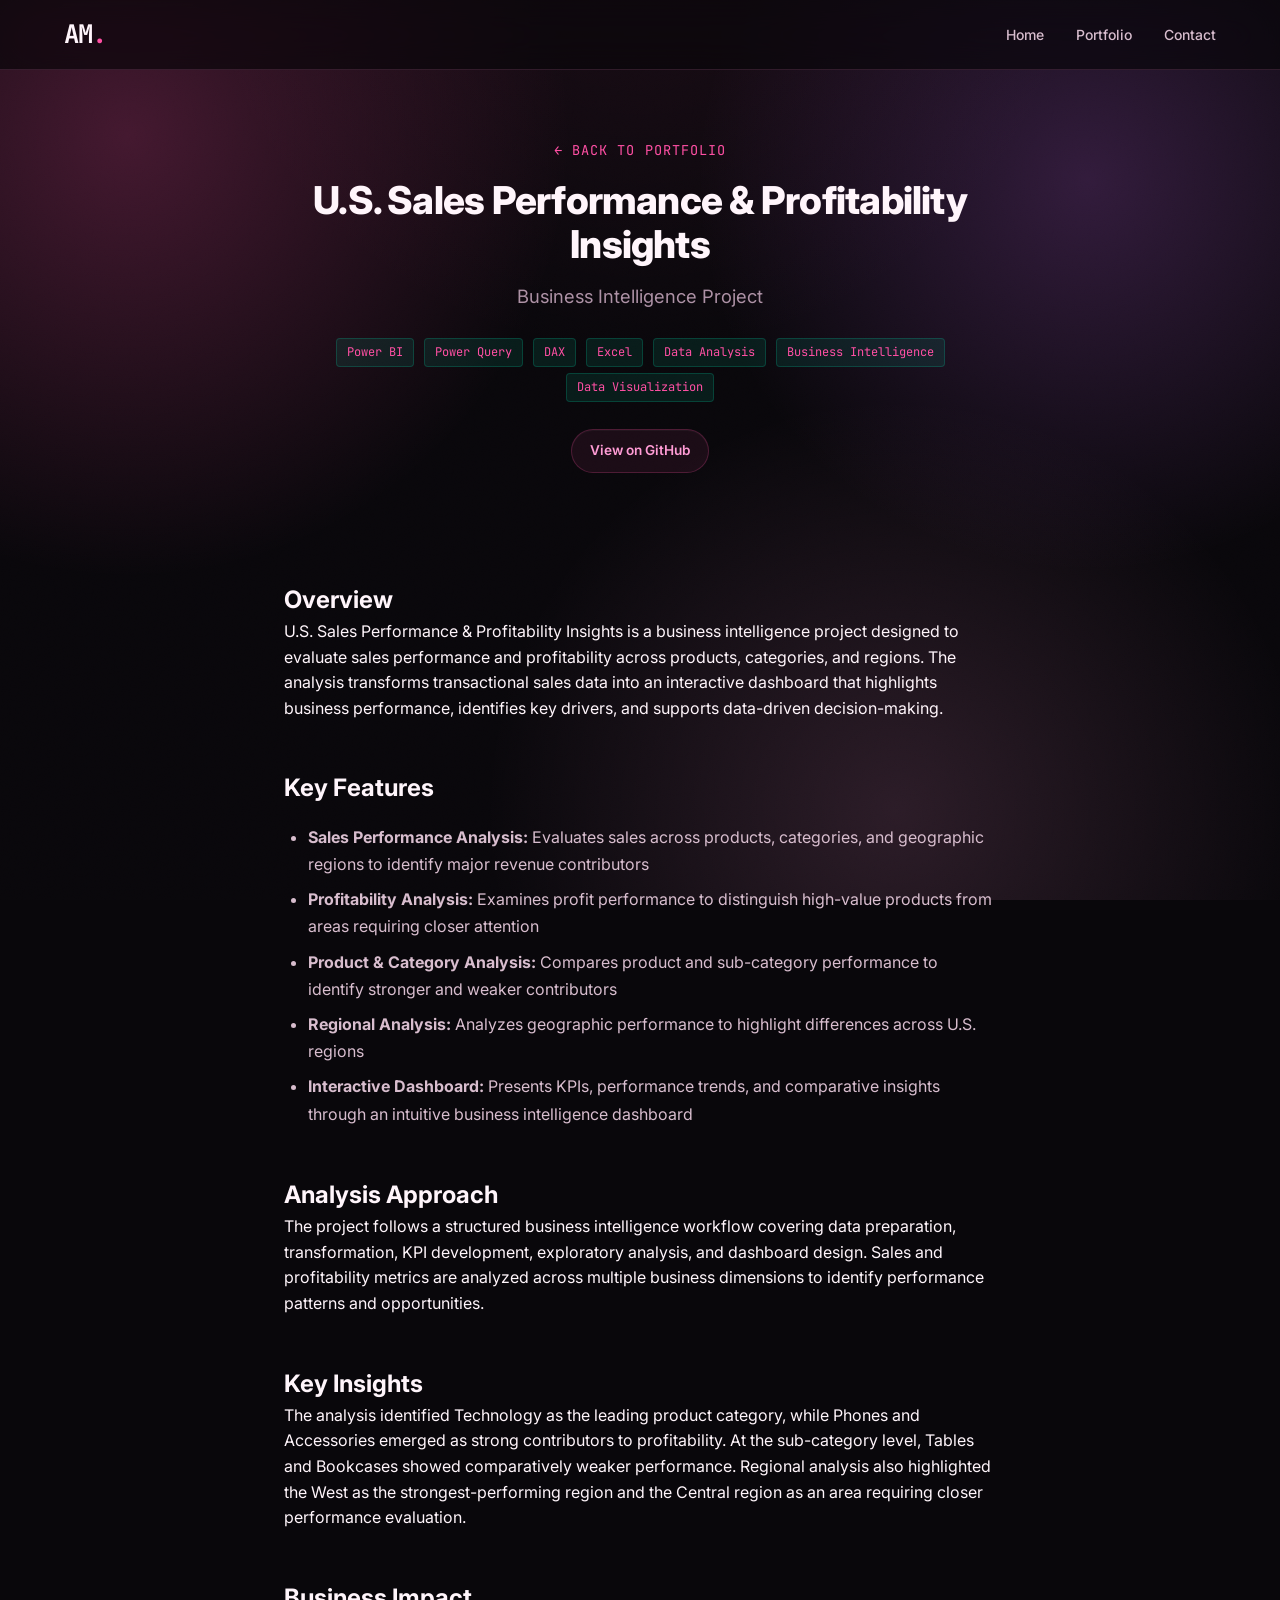
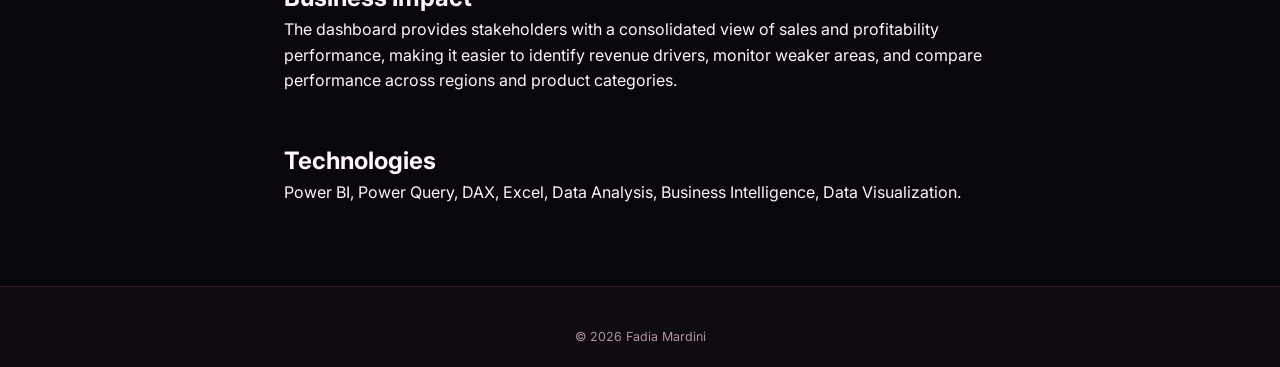
<file: portfolio/case-studies/U.S. Sales.html>
<!DOCTYPE html>
<html lang="en">
<head>
    <meta charset="UTF-8">
    <meta name="viewport" content="width=device-width, initial-scale=1.0">
    <title>U.S. Sales Performance & Profitability Insights · Fadia Mardini</title>
    <meta name="description" content="U.S. Sales Performance & Profitability Insights: A business intelligence project designed to evaluate sales performance and profitability across products, categories, and regions.">
    <link rel="icon" type="image/svg+xml" href="data:image/svg+xml,%3Csvg xmlns='http://www.w3.org/2000/svg' viewBox='0 0 100 100'%3E%3Cdefs%3E%3ClinearGradient id='g' x1='0%25' y1='0%25' x2='100%25' y2='100%25'%3E%3Cstop offset='0%25' style='stop-color:%2300d4aa'/%3E%3Cstop offset='100%25' style='stop-color:%2300a3ff'/%3E%3C/linearGradient%3E%3C/defs%3E%3Crect width='100' height='100' rx='22' fill='url(%23g)'/%3E%3Ctext x='50' y='72' text-anchor='middle' fill='%230a0e14' font-family='Inter,sans-serif' font-weight='900' font-size='62'%3EA%3C/text%3E%3C/svg%3E">
    <link rel="preconnect" href="https://fonts.googleapis.com">
    <link rel="preconnect" href="https://fonts.gstatic.com" crossorigin>
    <link href="https://fonts.googleapis.com/css2?family=Inter:wght@400;500;600;700;800;900&family=JetBrains+Mono:wght@400;500;600;700&display=swap" rel="stylesheet">
    <link rel="stylesheet" href="../../css/style.css">
    <style>
        .case-study-hero {
            padding: 140px 24px 60px;
            text-align: center;
            max-width: 800px;
            margin: 0 auto;
        }
        .case-study-body {
            max-width: 760px;
            margin: 0 auto;
            padding: 0 24px 80px;
        }
        .case-study-body h2 { margin-top: 48px; }
        .case-study-body ul { margin: 16px 0 16px 24px; color: var(--text-secondary); line-height: 1.7; }
        .case-study-body ul li { margin-bottom: 8px; list-style: disc; }
        .tech-badge {
            display: inline-block;
            font-family: var(--font-mono);
            font-size: 0.75rem;
            padding: 4px 10px;
            border-radius: 4px;
            background: rgba(0, 212, 170, 0.1);
            color: var(--accent-primary);
            border: 1px solid rgba(0, 212, 170, 0.2);
            margin: 3px;
        }
    </style>
</head>
<body>
    <nav class="navbar">
        <div class="nav-container">
            <a href="../../index.html" class="nav-logo">AM<span class="accent">.</span></a>
            <ul class="nav-menu">
                <li><a href="../../index.html" class="nav-link">Home</a></li>
                <li><a href="../../index.html#portfolio" class="nav-link">Portfolio</a></li>
                <li><a href="../../index.html#contact" class="nav-link">Contact</a></li>
            </ul>
        </div>
    </nav>
    <main>
        <div class="case-study-hero">
            <p class="post-eyebrow"><a href="../../index.html">← Back to portfolio</a></p>
            <h1 class="post-title">U.S. Sales Performance & Profitability Insights</h1>
            <p class="post-dek">Business Intelligence Project</p>
            <div style="margin-top: 16px;">
                <span class="tech-badge">Power BI</span>
                <span class="tech-badge">Power Query</span>
                <span class="tech-badge">DAX</span>
                <span class="tech-badge">Excel</span>
                <span class="tech-badge">Data Analysis</span>
                <span class="tech-badge">Business Intelligence</span>
                <span class="tech-badge">Data Visualization</span>
            </div>
            <div style="margin-top: 24px; display: flex; gap: 12px; justify-content: center; flex-wrap: wrap;">
                <a href="https://github.com/mardinifa/sales-data-analysis" class="btn btn-card" target="_blank">View on GitHub</a>
            </div>
        </div>
        <div class="case-study-body">
            <h2>Overview</h2>
            <p>U.S. Sales Performance & Profitability Insights is a business intelligence project designed to evaluate sales performance and profitability across products, categories, and regions. The analysis transforms transactional sales data into an interactive dashboard that highlights business performance, identifies key drivers, and supports data-driven decision-making.</p>

            <h2>Key Features</h2>
            <ul>
                <li><strong>Sales Performance Analysis:</strong> Evaluates sales across products, categories, and geographic regions to identify major revenue contributors</li>
                <li><strong>Profitability Analysis:</strong> Examines profit performance to distinguish high-value products from areas requiring closer attention</li>
                <li><strong>Product & Category Analysis:</strong> Compares product and sub-category performance to identify stronger and weaker contributors</li>
                <li><strong>Regional Analysis:</strong> Analyzes geographic performance to highlight differences across U.S. regions</li>
                <li><strong>Interactive Dashboard:</strong> Presents KPIs, performance trends, and comparative insights through an intuitive business intelligence dashboard</li>
            </ul>

            <h2>Analysis Approach</h2>
            <p>The project follows a structured business intelligence workflow covering data preparation, transformation, KPI development, exploratory analysis, and dashboard design. Sales and profitability metrics are analyzed across multiple business dimensions to identify performance patterns and opportunities.</p>

            <h2>Key Insights</h2>
            <p>The analysis identified Technology as the leading product category, while Phones and Accessories emerged as strong contributors to profitability. At the sub-category level, Tables and Bookcases showed comparatively weaker performance. Regional analysis also highlighted the West as the strongest-performing region and the Central region as an area requiring closer performance evaluation.</p>

            <h2>Business Impact</h2>
            <p>The dashboard provides stakeholders with a consolidated view of sales and profitability performance, making it easier to identify revenue drivers, monitor weaker areas, and compare performance across regions and product categories.</p>

            <h2>Technologies</h2>
            <p>Power BI, Power Query, DAX, Excel, Data Analysis, Business Intelligence, Data Visualization.</p>
        </div>
    </main>
    <footer class="footer">
        <div class="footer-container">
            <div class="footer-bottom"><p>&copy; 2026 Fadia Mardini</p></div>
        </div>
    </footer>
</body>
</html>
</file>
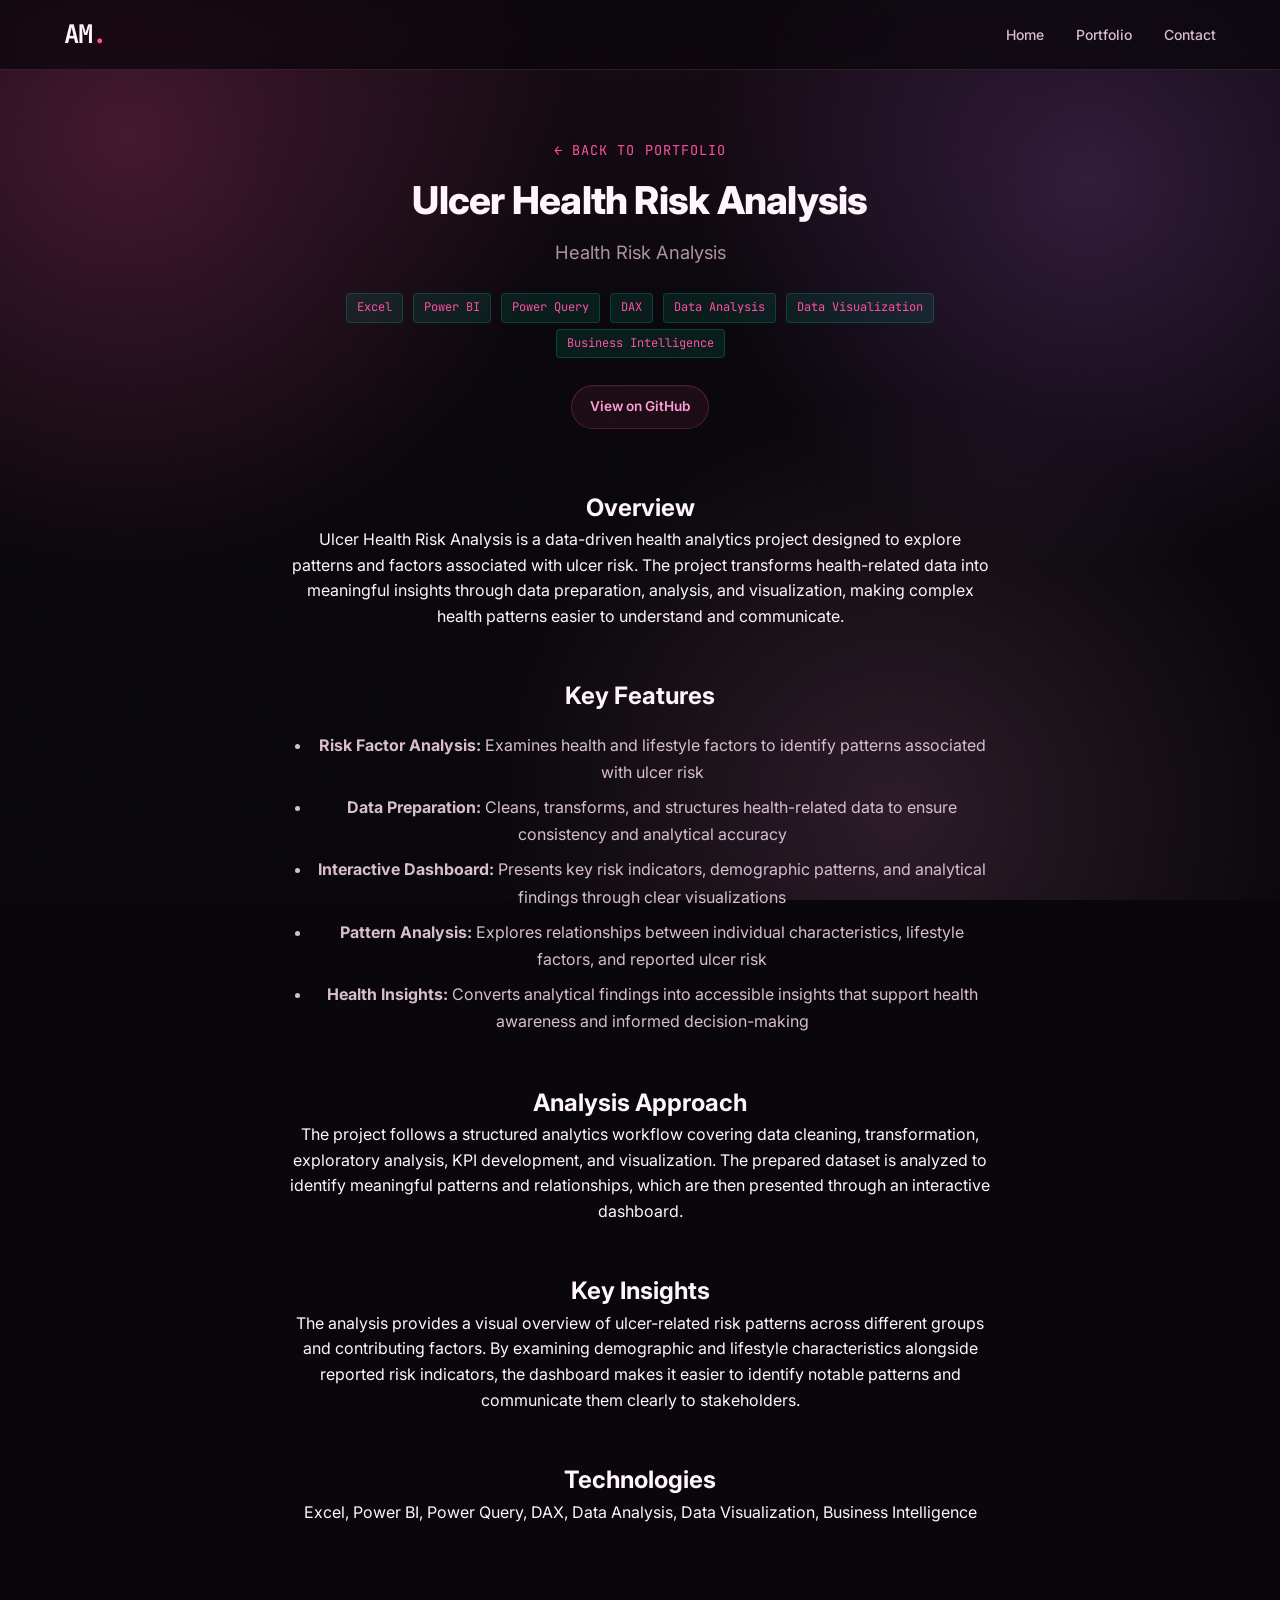
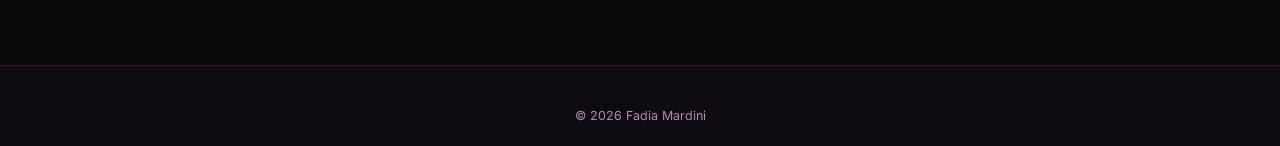
<file: portfolio/case-studies/Ulcer Health Risk Analysis.html>
<!DOCTYPE html>
<html lang="en">
<head>
    <meta charset="UTF-8">
    <meta name="viewport" content="width=device-width, initial-scale=1.0">
    <title>Ulcer Health Risk Analysis · Fadia Mardini</title>
    <meta name="description" content="Ulcer Health Risk Analysis: A data-driven health analytics project designed to explore patterns and factors associated with ulcer risk.">
    <link rel="icon" type="image/svg+xml" href="data:image/svg+xml,%3Csvg xmlns='http://www.w3.org/2000/svg' viewBox='0 0 100 100'%3E%3Cdefs%3E%3ClinearGradient id='g' x1='0%25' y1='0%25' x2='100%25' y2='100%25'%3E%3Cstop offset='0%25' style='stop-color:%2300d4aa'/%3E%3Cstop offset='100%25' style='stop-color:%2300a3ff'/%3E%3C/linearGradient%3E%3C/defs%3E%3Crect width='100' height='100' rx='22' fill='url(%23g)'/%3E%3Ctext x='50' y='72' text-anchor='middle' fill='%230a0e14' font-family='Inter,sans-serif' font-weight='900' font-size='62'%3EA%3C/text%3E%3C/svg%3E">
    <link rel="preconnect" href="https://fonts.googleapis.com">
    <link rel="preconnect" href="https://fonts.gstatic.com" crossorigin>
    <link href="https://fonts.googleapis.com/css2?family=Inter:wght@400;500;600;700;800;900&family=JetBrains+Mono:wght@400;500;600;700&display=swap" rel="stylesheet">
    <link rel="stylesheet" href="../../css/style.css">
    <style>
        .case-study-hero {
            padding: 140px 24px 60px;
            text-align: center;
            max-width: 800px;
            margin: 0 auto;
        }
        .case-study-body {
            max-width: 760px;
            margin: 0 auto;
            padding: 0 24px 80px;
        }
        .case-study-body h2 { margin-top: 48px; }
        .case-study-body ul { margin: 16px 0 16px 24px; color: var(--text-secondary); line-height: 1.7; }
        .case-study-body ul li { margin-bottom: 8px; list-style: disc; }
        .tech-badge {
            display: inline-block;
            font-family: var(--font-mono);
            font-size: 0.75rem;
            padding: 4px 10px;
            border-radius: 4px;
            background: rgba(0, 212, 170, 0.1);
            color: var(--accent-primary);
            border: 1px solid rgba(0, 212, 170, 0.2);
            margin: 3px;
        }
    </style>
</head>
<body>
    <nav class="navbar">
        <div class="nav-container">
            <a href="../../index.html" class="nav-logo">AM<span class="accent">.</span></a>
            <ul class="nav-menu">
                <li><a href="../../index.html" class="nav-link">Home</a></li>
                <li><a href="../../index.html#portfolio" class="nav-link">Portfolio</a></li>
                <li><a href="../../index.html#contact" class="nav-link">Contact</a></li>
            </ul>
        </div>
    </nav>
    <main>
        <div class="case-study-hero">
            <p class="post-eyebrow"><a href="../../index.html">← Back to portfolio</a></p>
            <h1 class="post-title">Ulcer Health Risk Analysis</h1>
            <p class="post-dek">Health Risk Analysis</p>
            <div style="margin-top: 16px;">
                <span class="tech-badge">Excel</span>
                <span class="tech-badge">Power BI</span>
                <span class="tech-badge">Power Query</span>
                <span class="tech-badge">DAX</span>
                <span class="tech-badge">Data Analysis</span>
                <span class="tech-badge">Data Visualization</span>
                <span class="tech-badge">Business Intelligence</span>
            </div>
            <div style="margin-top: 24px; display: flex; gap: 12px; justify-content: center; flex-wrap: wrap;">
                <a href="https://github.com/mardinifa/Ulcer-Health-Risk-Analysis" class="btn btn-card" target="_blank">View on GitHub</a>
           
        <div class="case-study-body">
            <h2>Overview</h2>
            <p>Ulcer Health Risk Analysis is a data-driven health analytics project designed to explore patterns and factors associated with ulcer risk. The project transforms health-related data into meaningful insights through data preparation, analysis, and visualization, making complex health patterns easier to understand and communicate.</p>

            <h2>Key Features</h2>
            <ul>
                <li><strong>Risk Factor Analysis:</strong> Examines health and lifestyle factors to identify patterns associated with ulcer risk</li>
                <li><strong>Data Preparation:</strong> Cleans, transforms, and structures health-related data to ensure consistency and analytical accuracy</li>
                <li><strong>Interactive Dashboard:</strong> Presents key risk indicators, demographic patterns, and analytical findings through clear visualizations</li>
                <li><strong>Pattern Analysis:</strong> Explores relationships between individual characteristics, lifestyle factors, and reported ulcer risk</li>
                <li><strong>Health Insights:</strong> Converts analytical findings into accessible insights that support health awareness and informed decision-making</li>
            </ul>

            <h2>Analysis Approach</h2>
            <p>The project follows a structured analytics workflow covering data cleaning, transformation, exploratory analysis, KPI development, and visualization. The prepared dataset is analyzed to identify meaningful patterns and relationships, which are then presented through an interactive dashboard.</p>

            <h2>Key Insights</h2>
            <p>The analysis provides a visual overview of ulcer-related risk patterns across different groups and contributing factors. By examining demographic and lifestyle characteristics alongside reported risk indicators, the dashboard makes it easier to identify notable patterns and communicate them clearly to stakeholders.</p>

            <h2>Technologies</h2>
            <p>Excel, Power BI, Power Query, DAX, Data Analysis, Data Visualization, Business Intelligence</p>
        </div>
    </main>
    <footer class="footer">
        <div class="footer-container">
            <div class="footer-bottom"><p>&copy; 2026 Fadia Mardini</p></div>
        </div>
    </footer>
</body>
</html>
</file>
<file: css/style.css>
@import url('https://fonts.googleapis.com/css2?family=Fraunces:ital,opsz,wght@0,9..144,400;0,9..144,500;0,9..144,600;0,9..144,700;0,9..144,900;1,9..144,500&family=Inter:wght@400;500;600;700;800;900&family=JetBrains+Mono:wght@400;500;600;700&display=swap');

/* ============================================
   PORTFOLIO: Fadia MARDINI
   Dark Theme — 
   Zero External Icon Dependencies
   ============================================ */

/* ---------- CSS VARIABLES ---------- */
:root {
    /* Rose Noir — aubergine-black base, magenta + orchid signal, warm gold for milestones */
    --bg-primary: #170a15;
    --bg-secondary: #1f0f1c;
    --bg-tertiary: #281526;
    --bg-card: #251220;
    --border-color: #3d1e38;
    --border-hover: #66325c;

    --text-primary: #f8ecf3;
    --text-secondary: #caa2c1;
    --text-muted: #b493ac;  /* WCAG AA: ~5.6:1 on bg-secondary, ~5.2:1 on bg-card */

    --accent-primary: #ff4fa3;
    --accent-secondary: #ff8fd1;
    --accent-danger: #ff3d70;
    --accent-warning: #d9a441;
    --accent-purple: #c77dff;

    --gradient-primary: linear-gradient(135deg, #ff4fa3 0%, #c77dff 100%);
    --gradient-danger: linear-gradient(135deg, #ff3d70 0%, #ff8fa8 100%);
    --gradient-purple: linear-gradient(135deg, #c77dff 0%, #7c3aed 100%);
    --gradient-dark: linear-gradient(135deg, #1f0f1c 0%, #281526 100%);
    --gradient-rosegold: linear-gradient(135deg, #d9a441 0%, #ff8fd1 100%);

    --font-sans: 'Inter', -apple-system, BlinkMacSystemFont, 'Segoe UI', sans-serif;
    --font-display: 'Fraunces', 'Iowan Old Style', Georgia, serif;
    --font-mono: 'JetBrains Mono', 'Fira Code', monospace;

    --radius-sm: 6px;
    --radius-md: 10px;
    --radius-lg: 16px;
    --radius-xl: 24px;

    --shadow-sm: 0 1px 3px rgba(0, 0, 0, 0.45);
    --shadow-md: 0 4px 14px rgba(0, 0, 0, 0.55);
    --shadow-lg: 0 8px 30px rgba(10, 3, 9, 0.65);
    --shadow-glow: 0 0 20px rgba(255, 79, 163, 0.2);
    --shadow-glow-blue: 0 0 20px rgba(199, 125, 255, 0.18);

    --transition-fast: 0.15s ease;
    --transition-base: 0.3s ease;
    --transition-slow: 0.5s ease;
    --ease-spring: cubic-bezier(0.34, 1.56, 0.64, 1);
    --ease-smooth: cubic-bezier(0.22, 1, 0.36, 1);

    --glass-bg: rgba(37, 18, 32, 0.62);
    --glass-bg-strong: rgba(37, 18, 32, 0.78);
    --glass-border: rgba(255, 143, 209, 0.16);
    --glass-blur: blur(18px) saturate(160%);

    --container-max: 1200px;
    --nav-height: 70px;
}

*, *::before, *::after {
    margin: 0;
    padding: 0;
    box-sizing: border-box;
}

html {
    scroll-behavior: smooth;
    scroll-padding-top: var(--nav-height);
}

body {
    font-family: var(--font-sans);
    background-color: var(--bg-primary);
    color: var(--text-primary);
    line-height: 1.6;
    overflow-x: hidden;
    -webkit-font-smoothing: antialiased;
    -moz-osx-font-smoothing: grayscale;
    position: relative;
}

body::after {
    content: '';
    position: fixed;
    inset: 0;
    z-index: 2;
    pointer-events: none;
    opacity: 0.035;
    mix-blend-mode: overlay;
    background-image: url("data:image/svg+xml;utf8,<svg xmlns='http://www.w3.org/2000/svg' width='120' height='120'><filter id='n'><feTurbulence type='fractalNoise' baseFrequency='0.85' numOctaves='2' stitchTiles='stitch'/></filter><rect width='100%25' height='100%25' filter='url(%23n)'/></svg>");
}

a { text-decoration: none; color: inherit; }
ul { list-style: none; }

.skip-link {
    position: absolute;
    top: -100px;
    left: 16px;
    z-index: 10000;
    background: var(--accent-primary);
    color: var(--bg-primary);
    padding: 10px 16px;
    border-radius: var(--radius-sm);
    font-family: var(--font-mono);
    font-size: 0.9rem;
    font-weight: 600;
    text-decoration: none;
    transition: top 0.2s ease;
}

.skip-link:focus {
    top: 16px;
    outline: 2px solid var(--text-primary);
    outline-offset: 2px;
}

:focus-visible {
    outline: 2px solid var(--accent-primary);
    outline-offset: 3px;
    border-radius: 2px;
    animation: focusPulse 1.4s ease-in-out infinite;
}

@keyframes focusPulse {
    0%, 100% { box-shadow: 0 0 0 0 rgba(255, 79, 163, 0.35); }
    50% { box-shadow: 0 0 0 5px rgba(255, 79, 163, 0.12); }
}

.form-group input:focus-visible,
.form-group textarea:focus-visible,
.terminal-input:focus-visible { outline: none; }

.sr-only {
    position: absolute;
    width: 1px;
    height: 1px;
    padding: 0;
    margin: -1px;
    overflow: hidden;
    clip: rect(0, 0, 0, 0);
    white-space: nowrap;
    border: 0;
}

img { max-width: 100%; display: block; }

::-webkit-scrollbar { width: 6px; }
::-webkit-scrollbar-track { background: var(--bg-primary); }
::-webkit-scrollbar-thumb { background: var(--border-hover); border-radius: 3px; }
::-webkit-scrollbar-thumb:hover { background: var(--text-muted); }

::selection { background: rgba(255, 79, 163, 0.3); color: var(--text-primary); }

.navbar {
    position: fixed;
    top: 0;
    left: 0;
    width: 100%;
    height: var(--nav-height);
    background: rgba(10, 14, 20, 0.85);
    backdrop-filter: blur(12px);
    -webkit-backdrop-filter: blur(12px);
    border-bottom: 1px solid var(--border-color);
    z-index: 1000;
    transition: var(--transition-base);
}

.navbar.scrolled { box-shadow: var(--shadow-md); border-bottom-color: var(--border-hover); }

.nav-container {
    max-width: var(--container-max);
    margin: 0 auto;
    padding: 0 24px;
    height: 100%;
    display: flex;
    align-items: center;
    justify-content: space-between;
}

.nav-logo { font-family: var(--font-mono); font-size: 1.6rem; font-weight: 700; color: var(--text-primary); letter-spacing: -1px; }
.nav-logo .accent { color: var(--accent-primary); }
.nav-menu { display: flex; gap: 32px; }

.nav-link {
    font-size: 0.875rem;
    font-weight: 500;
    color: var(--text-secondary);
    transition: color var(--transition-fast), letter-spacing var(--transition-fast), text-shadow var(--transition-fast);
    position: relative;
    padding: 4px 0;
}

.nav-link:hover {
    letter-spacing: 0.2px;
    text-shadow: 0 0 12px rgba(255, 79, 163, 0.35);
}

.nav-link::after {
    content: '';
    position: absolute;
    bottom: -2px;
    left: 0;
    width: 0;
    height: 2px;
    background: var(--gradient-primary);
    border-radius: 1px;
    transition: width 0.4s var(--ease-spring);
}

.nav-link:hover, .nav-link.active { color: var(--text-primary); }
.nav-link:hover::after, .nav-link.active::after { width: 100%; }

.nav-toggle { display: none; flex-direction: column; gap: 5px; cursor: pointer; padding: 4px; background: transparent; border: none; color: inherit; }
.nav-toggle .bar { width: 22px; height: 2px; background: var(--text-primary); border-radius: 1px; transition: var(--transition-base); }
.nav-toggle.active .bar:nth-child(1) { transform: rotate(45deg) translate(5px, 5px); }
.nav-toggle.active .bar:nth-child(2) { opacity: 0; }
.nav-toggle.active .bar:nth-child(3) { transform: rotate(-45deg) translate(5px, -5px); }

.hero {
    min-height: 100vh;
    display: flex;
    align-items: center;
    justify-content: center;
    position: relative;
    padding: 120px 24px 80px;
    overflow: hidden;
}

.hero::before,
.hero::after {
    content: '';
    position: absolute;
    width: 45vw;
    height: 45vw;
    max-width: 620px;
    max-height: 620px;
    border-radius: 50%;
    filter: blur(90px);
    opacity: 0.22;
    pointer-events: none;
    z-index: 0;
}

.hero::before {
    background: radial-gradient(circle, #ff4fa3, transparent 70%);
    top: -14%;
    left: -12%;
    animation: auroraDriftA 18s ease-in-out infinite;
}

.hero::after {
    background: radial-gradient(circle, #c77dff, transparent 70%);
    bottom: -16%;
    right: -10%;
    animation: auroraDriftB 22s ease-in-out infinite;
}

@keyframes auroraDriftA {
    0%, 100% { transform: translate(0, 0) scale(1); }
    50% { transform: translate(6%, 8%) scale(1.15); }
}

@keyframes auroraDriftB {
    0%, 100% { transform: translate(0, 0) scale(1); }
    50% { transform: translate(-8%, -6%) scale(1.12); }
}

.hero-bg-grid {
    position: absolute;
    inset: 0;
    background-image:
        linear-gradient(rgba(255, 79, 163, 0.03) 1px, transparent 1px),
        linear-gradient(90deg, rgba(255, 79, 163, 0.03) 1px, transparent 1px);
    background-size: 60px 60px;
    mask-image: radial-gradient(ellipse 70% 70% at 50% 50%, black 40%, transparent 70%);
    -webkit-mask-image: radial-gradient(ellipse 70% 70% at 50% 50%, black 40%, transparent 70%);
}

.hero-container { width: 100%; max-width: 850px; margin: 0 auto; text-align: center; position: relative; z-index: 1; }

.hero-badge {
    display: inline-flex;
    align-items: center;
    gap: 8px;
    background: rgba(255, 79, 163, 0.08);
    border: 1px solid rgba(255, 79, 163, 0.2);
    color: var(--accent-primary);
    font-size: 0.8rem;
    font-weight: 600;
    padding: 8px 18px;
    border-radius: 50px;
    margin-bottom: 32px;
    letter-spacing: 0.5px;
    position: relative;
    overflow: hidden;
}

.hero-badge::after {
    content: '';
    position: absolute;
    inset: 0;
    background: linear-gradient(100deg, transparent 40%, rgba(255, 255, 255, 0.25) 50%, transparent 60%);
    background-size: 250% 100%;
    animation: foilSheen 5s ease-in-out infinite;
    pointer-events: none;
}

@keyframes foilSheen {
    0%, 100% { background-position: 200% 0; }
    50% { background-position: -50% 0; }
}

.pulse-dot { width: 8px; height: 8px; background: var(--accent-primary); border-radius: 50%; animation: pulse 2s infinite; }

@keyframes pulse {
    0%,100% { opacity:1; transform:scale(1); }
    50% { opacity:.5; transform:scale(1.3); }
}

.hero-title { margin-bottom: 16px; }
.hero-greeting { display:block; font-size:1.1rem; font-weight:500; color:var(--text-secondary); margin-bottom:8px; }

.hero-name {
    display:block;
    font-family: var(--font-display);
    font-size:3.8rem;
    font-weight:600;
    font-style: italic;
    letter-spacing:-1px;
    background: var(--gradient-primary);
    background-size: 200% auto;
    -webkit-background-clip:text;
    -webkit-text-fill-color:transparent;
    background-clip:text;
    line-height:1.1;
    animation:
        heroRevealIn 1s var(--ease-smooth) both,
        gradientDrift 6s ease-in-out infinite 1s;
}

@keyframes heroRevealIn {
    0% { opacity: 0; filter: blur(6px); text-shadow: 3px 0 #ff4fa3, -3px 0 #c77dff; transform: translateY(10px); }
    18% { opacity: 1; filter: blur(0); text-shadow: -4px 0 #ff4fa3, 4px 0 #c77dff; transform: translateY(0); }
    35% { text-shadow: 3px 0 #ff4fa3, -3px 0 #c77dff; }
    55%, 100% { text-shadow: none; }
}

@keyframes gradientDrift {
    0%, 100% { background-position: 0% 50%; }
    50% { background-position: 100% 50%; }
}

.hero-role { font-family:var(--font-mono); font-size:1.25rem; font-weight:500; color:var(--text-secondary); margin-bottom:24px; min-height:32px; }
.typing-text { color:var(--accent-primary); }
.cursor { color:var(--accent-primary); animation:blink 1s infinite; }

@keyframes blink { 0%,50% {opacity:1;} 51%,100% {opacity:0;} }

.hero-description { max-width: 640px; margin: 0 auto 40px; font-size: 1.05rem; line-height: 1.8; color: var(--text-secondary); text-align: center; }

@media (max-width: 992px) {
    .hero-name { font-size: 3.2rem; }
    .hero-role { font-size: 1.15rem; }
    .hero-description { max-width: 90%; }
}

@media (max-width: 768px) {
    .hero { padding: 100px 20px 60px; }
    .hero-name { font-size: 2.6rem; }
    .hero-role { font-size: 1rem; }
    .hero-description { font-size: 1rem; max-width: 100%; margin: 0 auto 32px; }
}

@media (max-width: 480px) {
    .hero-name { font-size: 2.1rem; }
    .hero-greeting { font-size: 1rem; }
    .hero-description { font-size: 0.95rem; line-height: 1.7; }
}

.hero-cta { display: flex; justify-content: center; gap: 16px; flex-wrap: wrap; margin-bottom: 56px; }

.btn {
    display: inline-flex;
    align-items: center;
    gap: 8px;
    padding: 12px 24px;
    border-radius: var(--radius-md);
    font-size: 0.9rem;
    font-weight: 600;
    cursor: pointer;
    transition: var(--transition-base);
    border: none;
    font-family: var(--font-sans);
}

.btn svg { flex-shrink: 0; }
.btn-primary { background: var(--gradient-primary); color: #170a15; box-shadow: var(--shadow-glow); }
.btn-primary:hover { transform: translateY(-2px); box-shadow: 0 0 30px rgba(255, 79, 163, 0.35), 0 0 60px rgba(199, 125, 255, 0.15); }
.btn-secondary { background: rgba(255, 255, 255, 0.06); color: var(--text-primary); border: 1px solid var(--border-color); }
.btn-secondary:hover { background: rgba(255, 255, 255, 0.1); border-color: var(--border-hover); transform: translateY(-2px); }
.btn-outline { background: transparent; color: var(--text-secondary); border: 1px solid var(--border-color); }
.btn-outline:hover { color: var(--text-primary); border-color: var(--text-muted); transform: translateY(-2px); }

.btn-card {
    display: inline-flex;
    align-items: center;
    gap: 8px;
    padding: 10px 20px;
    background: rgba(255, 79, 163, 0.08);
    color: var(--accent-primary);
    border: 1px solid rgba(255, 79, 163, 0.2);
    border-radius: var(--radius-sm);
    font-size: 0.85rem;
    font-weight: 600;
    transition: var(--transition-base);
    cursor: pointer;
}

.btn-card svg { flex-shrink: 0; }
.btn-card:hover { background: rgba(255, 79, 163, 0.15); border-color: rgba(255, 79, 163, 0.4); }

.hero-stats { display: flex; justify-content: center; align-items: center; gap: 2rem; margin-top: 3rem; flex-wrap: wrap; }
.stat-item { display: flex; flex-direction: column; align-items: center; min-width: 100px; text-align: center; }
.stat-number { font-family: var(--font-mono); font-size: 2.2rem; font-weight: 700; line-height: 1; color: var(--text-primary); }
.stat-number.stat-text { font-size: 1.8rem; letter-spacing: 0.02em; color: var(--accent-primary); }
.stat-suffix { font-family: var(--font-mono); font-size: 1.4rem; font-weight: 600; color: var(--accent-primary); }
.stat-label { margin-top: 8px; font-size: 0.8rem; color: var(--text-muted); text-transform: uppercase; letter-spacing: 1px; line-height: 1.4; }
.stat-divider { width: 1px; height: 36px; background: var(--border-color); }

.scroll-indicator {
    position: absolute;
    bottom: 32px;
    left: 50%;
    transform: translateX(-50%);
    display: flex;
    flex-direction: column;
    align-items: center;
    gap: 8px;
    color: var(--text-muted);
    font-size: 0.7rem;
    text-transform: uppercase;
    letter-spacing: 2px;
    animation: float 3s ease-in-out infinite;
}

.scroll-indicator svg { flex-shrink: 0; }

@keyframes float {
    0%,100% { transform: translateX(-50%) translateY(0); }
    50% { transform: translateX(-50%) translateY(-8px); }
}

@media (max-width: 768px) {
    .hero-stats { gap: 1.5rem; margin-top: 2.5rem; }
    .stat-item { min-width: 90px; }
    .stat-number { font-size: 1.8rem; }
    .stat-number.stat-text { font-size: 1.5rem; }
    .stat-suffix { font-size: 1.2rem; }
    .stat-label { font-size: 0.72rem; }
    .stat-divider { height: 28px; }
    .scroll-indicator { bottom: 20px; font-size: 0.65rem; }
}

@media (max-width: 480px) {
    .hero-stats { gap: 1rem; }
    .stat-item { min-width: 80px; }
    .stat-number { font-size: 1.6rem; }
    .stat-number.stat-text { font-size: 1.35rem; }
    .stat-suffix { font-size: 1rem; }
    .stat-label { font-size: 0.68rem; letter-spacing: 0.5px; }
    .stat-divider { display: none; }
    .scroll-indicator { display: none; }
}

section { padding: 100px 24px; }
.section-container { max-width: var(--container-max); margin: 0 auto; }
.section-title { font-size: 2rem; font-weight: 800; color: var(--text-primary); margin-bottom: 8px; letter-spacing: -0.5px; }
.section-number { font-family: var(--font-mono); font-size: 1.1rem; color: var(--accent-primary); font-weight: 500; margin-right: 8px; }
.section-subtitle { color: var(--text-secondary); font-size: 1rem; margin-bottom: 48px; max-width: 560px; }

.about { background: var(--bg-secondary); }
.about-grid { display: grid; grid-template-columns: 1.2fr 0.8fr; gap: 56px; align-items: start; }
.about-text p { color: var(--text-secondary); margin-bottom: 16px; font-size: 0.95rem; line-height: 1.75; }
.about-intro { font-size: 1.05rem !important; color: var(--text-primary) !important; }
.highlight { color: var(--accent-primary); font-weight: 500; }
.about-text strong { color: var(--text-primary); font-weight: 600; }
.about-highlights { display: flex; flex-direction: column; gap: 16px; margin-top: 32px; }

.highlight-item {
    display: flex;
    align-items: flex-start;
    gap: 14px;
    background: var(--glass-bg);
    backdrop-filter: var(--glass-blur);
    -webkit-backdrop-filter: var(--glass-blur);
    padding: 16px 20px;
    border-radius: var(--radius-md);
    border: 1px solid var(--glass-border);
    transition: transform 0.4s var(--ease-spring), border-color var(--transition-base);
}

.highlight-item:hover { border-color: var(--border-hover); transform: translateX(4px); }
.highlight-icon { flex-shrink: 0; margin-top: 2px; color: var(--accent-primary); }
.highlight-item strong { display: block; color: var(--text-primary); font-size: 0.9rem; margin-bottom: 2px; }
.highlight-item span { font-size: 0.8rem; color: var(--text-muted); }

.about-image-wrapper { display: flex; flex-direction: column; gap: 24px; }
.about-image-container {
    position: relative;
    border-radius: var(--radius-lg);
    overflow: hidden;
    aspect-ratio: 3/4;
    border: 2px solid transparent;
    background:
        linear-gradient(var(--bg-tertiary), var(--bg-tertiary)) padding-box,
        linear-gradient(120deg, #ff4fa3, #c77dff, #dc2b8c, #ff4fa3) border-box;
    background-size: 100% 100%, 300% 300%;
    animation: borderGlow 10s ease infinite;
}

@keyframes borderGlow {
    0%, 100% { background-position: 0% 0%, 0% 50%; }
    50% { background-position: 0% 0%, 100% 50%; }
}
.about-profile-img { width: 100%; height: 100%; object-fit: cover; border-radius: var(--radius-lg); transition: transform 0.6s var(--ease-smooth); }
.about-image-container:hover .about-profile-img { transform: scale(1.05); }
.about-quick-facts { display: flex; flex-direction: column; gap: 8px; }
.fact { display: flex; align-items: center; gap: 10px; font-size: 0.85rem; color: var(--text-secondary); background: var(--bg-card); padding: 10px 16px; border-radius: var(--radius-sm); border: 1px solid var(--border-color); }

.expertise { background: var(--bg-primary); }
.expertise-grid { display: grid; grid-template-columns: 1fr 1fr; gap: 28px; margin-bottom: 48px; }

.expertise-card {
    background: var(--glass-bg);
    backdrop-filter: var(--glass-blur);
    -webkit-backdrop-filter: var(--glass-blur);
    border: 1px solid var(--glass-border);
    border-radius: var(--radius-lg);
    padding: 36px;
    transition: transform 0.45s var(--ease-spring), border-color var(--transition-base), box-shadow var(--transition-base), background var(--transition-base);
    position: relative;
    overflow: hidden;
    transform-style: preserve-3d;
}

.expertise-card::before { content: ''; position: absolute; top: 0; left: 0; width: 100%; height: 3px; }
.expertise-card.defensive::before { background: var(--gradient-primary); }
.expertise-card.offensive::before { background: var(--gradient-danger); }
.expertise-card:hover { border-color: var(--border-hover); transform: translateY(-6px) rotateX(2deg); box-shadow: var(--shadow-lg); }

.card-icon { margin-bottom: 20px; width: 60px; height: 60px; display: flex; align-items: center; justify-content: center; border-radius: var(--radius-md); animation: iconFloat 4s ease-in-out infinite; }

@keyframes iconFloat {
    0%, 100% { transform: translateY(0); }
    50% { transform: translateY(-5px); }
}
.card-icon svg { flex-shrink: 0; }
.expertise-card.defensive .card-icon { background: rgba(255, 79, 163, 0.1); color: var(--accent-primary); }
.expertise-card.offensive .card-icon { background: rgba(255, 61, 112, 0.1); color: var(--accent-danger); }
.expertise-card h3 { font-size: 1.3rem; font-weight: 700; margin-bottom: 4px; color: var(--text-primary); }
.card-subtitle { font-size: 0.85rem; color: var(--text-muted); font-family: var(--font-mono); margin-bottom: 24px; }
.expertise-list { display: flex; flex-direction: column; gap: 16px; margin-bottom: 24px; }
.expertise-list li { display: flex; gap: 12px; }
.expertise-list li svg { flex-shrink: 0; margin-top: 3px; }
.expertise-card.defensive .expertise-list li svg { color: var(--accent-primary); }
.expertise-card.offensive .expertise-list li svg { color: var(--accent-danger); }
.expertise-list strong { display: block; font-size: 0.88rem; color: var(--text-primary); margin-bottom: 2px; }
.expertise-list span { font-size: 0.82rem; color: var(--text-muted); line-height: 1.5; }
.expertise-tags { display: flex; flex-wrap: wrap; gap: 8px; }
.expertise-tags span { font-family: var(--font-mono); font-size: 0.72rem; padding: 4px 10px; border-radius: 4px; background: rgba(255, 255, 255, 0.04); border: 1px solid var(--border-color); color: var(--text-muted); }

.expertise-bridge { display: flex; align-items: center; gap: 20px; text-align: center; }
.bridge-line { flex: 1; height: 1px; background: var(--border-color); }
.bridge-content { max-width: 500px; padding: 20px; }
.bridge-content svg { color: var(--accent-purple); margin-bottom: 8px; flex-shrink: 0; }
.bridge-content h3, .bridge-content h4 { font-size: 0.95rem; color: var(--text-primary); margin-bottom: 6px; }
.bridge-content p { font-size: 0.82rem; color: var(--text-muted); line-height: 1.6; }

.portfolio { background: var(--bg-secondary); }
.portfolio-grid { display: grid; grid-template-columns: 1fr 1fr; gap: 24px; }
.portfolio-card { background: var(--glass-bg); backdrop-filter: var(--glass-blur); -webkit-backdrop-filter: var(--glass-blur); border: 1px solid var(--glass-border); border-radius: var(--radius-lg); padding: 28px; transition: transform 0.4s var(--ease-spring), border-color var(--transition-base), box-shadow var(--transition-base), background var(--transition-base); }
.portfolio-card:hover { border-color: var(--border-hover); transform: translateY(-5px); box-shadow: var(--shadow-md); }
.portfolio-card.featured {
    border: 2px solid transparent;
    background:
        linear-gradient(135deg, var(--glass-bg) 0%, rgba(255, 79, 163, 0.06) 100%) padding-box,
        linear-gradient(120deg, #ff4fa3, #c77dff, #d9a441, #ff4fa3) border-box;
    background-size: 100% 100%, 300% 300%;
    animation: cardEnter 0.7s var(--ease-smooth) both, borderGlow 10s ease infinite;
}
.portfolio-card-header { display: flex; align-items: center; gap: 8px; font-family: var(--font-mono); font-size: 0.72rem; color: var(--text-muted); text-transform: uppercase; letter-spacing: 1px; margin-bottom: 16px; }
.portfolio-card-header svg { flex-shrink: 0; color: var(--text-secondary); }
.portfolio-card h3 { font-size: 1.15rem; font-weight: 700; margin-bottom: 8px; color: var(--text-primary); }
.portfolio-card > p { font-size: 0.85rem; color: var(--text-muted); margin-bottom: 16px; line-height: 1.5; }
.portfolio-card ul { display: flex; flex-direction: column; gap: 8px; margin-bottom: 20px; }
.portfolio-card ul li { font-size: 0.83rem; color: var(--text-secondary); display: flex; align-items: center; gap: 10px; }
.portfolio-card ul li svg { flex-shrink: 0; color: var(--accent-primary); }

.certifications { background: var(--bg-primary); }
.cert-grid { display: grid; grid-template-columns: repeat(4, 1fr); gap: 16px; margin-bottom: 24px; }
.cert-card { background: var(--glass-bg); backdrop-filter: var(--glass-blur); -webkit-backdrop-filter: var(--glass-blur); border: 1px solid var(--glass-border); border-radius: var(--radius-md); padding: 20px; transition: transform 0.4s var(--ease-spring), border-color var(--transition-base), box-shadow var(--transition-base), background var(--transition-base); position: relative; }
.cert-card:hover { border-color: var(--border-hover); transform: translateY(-4px); box-shadow: var(--shadow-md); }
.cert-card.elite {
    border-color: rgba(255, 79, 163, 0.2);
    background: linear-gradient(135deg, var(--bg-card) 0%, rgba(255, 79, 163, 0.04) 100%);
    position: relative;
    overflow: hidden;
}

.cert-card.elite::after {
    content: '';
    position: absolute;
    inset: 0;
    background: linear-gradient(100deg, transparent 45%, rgba(217, 164, 65, 0.18) 50%, transparent 55%);
    background-size: 260% 100%;
    animation: foilSheen 6s ease-in-out infinite;
    pointer-events: none;
}
.cert-badge { position: absolute; top: 12px; right: 12px; font-size: 0.62rem; font-weight: 700; text-transform: uppercase; letter-spacing: 1px; padding: 2px 8px; border-radius: 3px; background: rgba(255, 79, 163, 0.12); color: var(--accent-primary); }
.cert-card h3, .cert-card h4 { font-size: 1rem; font-weight: 700; color: var(--text-primary); margin-bottom: 4px; }
.cert-card p { font-size: 0.78rem; color: var(--text-muted); margin-bottom: 8px; }
.cert-issuer { font-family: var(--font-mono); font-size: 0.68rem; color: var(--text-muted); opacity: 0.7; }
.cert-more { text-align: center; font-size: 0.82rem; color: var(--text-muted); }
.cert-links{ display:flex; gap:16px; margin-top:14px; }
.cert-links a{ font-size:.72rem; color:var(--accent-primary); text-decoration:none; font-weight:600; }
.cert-links a:hover{ text-decoration:underline; }

.tech-stack { background: var(--bg-secondary); }
.stack-grid { display: grid; grid-template-columns: repeat(2, 1fr); gap: 20px; }
.stack-category { background: var(--glass-bg); backdrop-filter: var(--glass-blur); -webkit-backdrop-filter: var(--glass-blur); border: 1px solid var(--glass-border); border-radius: var(--radius-md); padding: 24px; transition: transform 0.35s var(--ease-spring), border-color var(--transition-base); }
.stack-category:hover { border-color: var(--border-hover); }
.stack-category h3, .stack-category h4 { font-size: 0.95rem; color: var(--text-primary); margin-bottom: 16px; display: flex; align-items: center; gap: 10px; }
.stack-category h3 svg, .stack-category h4 svg { flex-shrink: 0; color: var(--accent-primary); }
.stack-items { display: flex; flex-wrap: wrap; gap: 8px; }
.stack-items span { font-family: var(--font-mono); font-size: 0.75rem; padding: 5px 12px; border-radius: 4px; background: rgba(255, 255, 255, 0.03); border: 1px solid var(--border-color); color: var(--text-secondary); }

.social-proof { background: var(--bg-primary); }
.proof-grid { display: grid; grid-template-columns: repeat(4, 1fr); gap: 20px; }
.proof-card { background: var(--glass-bg); backdrop-filter: var(--glass-blur); -webkit-backdrop-filter: var(--glass-blur); border: 1px solid var(--glass-border); border-radius: var(--radius-md); padding: 24px; text-align: center; transition: transform 0.4s var(--ease-spring), border-color var(--transition-base), box-shadow var(--transition-base), background var(--transition-base); }
.proof-card:hover { border-color: var(--border-hover); transform: translateY(-4px); box-shadow: var(--shadow-md); }
.proof-card svg { color: var(--accent-primary); margin-bottom: 14px; flex-shrink: 0; }
.proof-card h3, .proof-card h4 { font-size: 0.95rem; color: var(--text-primary); margin-bottom: 8px; font-weight: 600; }
.proof-card p { font-size: 0.8rem; color: var(--text-muted); line-height: 1.5; }

.contact-grid { max-width: 820px; margin: 0 auto; }
.contact-info h3 { font-size: 1.6rem; color: var(--text-primary); margin-bottom: 0.75rem; }
.contact-info > p { color: var(--text-secondary); line-height: 1.8; margin-bottom: 2rem; max-width: 720px; }
.contact-card { background: var(--glass-bg-strong); backdrop-filter: var(--glass-blur); -webkit-backdrop-filter: var(--glass-blur); border: 1px solid var(--glass-border); border-radius: var(--radius-md); padding: 28px; margin-bottom: 2rem; transition: border-color var(--transition-base), box-shadow var(--transition-base); }
.contact-card:hover { border-color: var(--accent-primary); transform: translateY(-4px); box-shadow: var(--shadow-md); }
.contact-card h3 { margin-bottom: 0.75rem; color: var(--text-primary); }
.contact-card p { color: var(--text-secondary); line-height: 1.7; margin-bottom: 1.75rem; }
.availability { display: grid; grid-template-columns: repeat(2, 1fr); gap: 16px; }
.availability-item { background: rgba(255,255,255,0.02); border: 1px solid var(--border-color); border-radius: 10px; padding: 16px; }
.availability-item strong { display: block; color: var(--accent-primary); margin-bottom: 6px; font-size: 0.9rem; }
.availability-item span { color: var(--text-secondary); font-size: 0.9rem; line-height: 1.6; }
.contact-methods { margin-top: 2rem; display: grid; gap: 1rem; }
.contact-method { display: flex; align-items: center; gap: 18px; padding: 18px 20px; background: var(--bg-card); border: 1px solid var(--border-color); border-radius: var(--radius-md); text-decoration: none; color: inherit; transition: var(--transition-base); }
.contact-method:hover { transform: translateY(-3px); border-color: var(--accent-primary); background: rgba(255, 79, 163, 0.05); }
.contact-method svg { flex-shrink: 0; color: var(--accent-primary); }
.contact-method div { display: flex; flex-direction: column; }
.contact-method strong { color: var(--text-primary); font-size: 0.95rem; margin-bottom: 4px; }
.contact-method span { color: var(--text-muted); font-size: 0.85rem; }
.contact-note { margin-top: 2rem; padding: 22px; border-radius: var(--radius-md); border-left: 3px solid var(--accent-primary); background: rgba(255, 79, 163, 0.05); }
.contact-note h4 { color: var(--accent-primary); margin-bottom: 10px; }
.contact-note p { margin: 0; color: var(--text-secondary); line-height: 1.8; }

@media (max-width:768px){
    .availability{ grid-template-columns:1fr; }
    .contact-card{ padding:22px; }
    .contact-method{ padding:16px; }
}

.footer { background: var(--bg-secondary); border-top: 1px solid var(--border-color); padding: 40px 24px 20px; }
.footer-container { max-width: var(--container-max); margin: 0 auto; }
.footer-top { display: flex; justify-content: space-between; align-items: center; padding-bottom: 24px; border-bottom: 1px solid var(--border-color); margin-bottom: 20px; }
.footer-logo { font-family: var(--font-mono); font-size: 1.5rem; font-weight: 700; }
.footer-logo .accent { color: var(--accent-primary); }
.footer-links { display: flex; gap: 24px; }
.footer-links a { font-size: 0.82rem; color: var(--text-secondary); transition: var(--transition-fast); }
.footer-links a:hover { color: var(--text-primary); }
.footer-social { display: flex; gap: 14px; }
.footer-social a { width: 36px; height: 36px; display: flex; align-items: center; justify-content: center; border-radius: 50%; border: 1px solid var(--border-color); color: var(--text-secondary); transition: transform 0.35s var(--ease-spring), border-color var(--transition-base), color var(--transition-base), background var(--transition-base); }
.footer-social a svg { flex-shrink: 0; }
.footer-social a:hover { border-color: var(--accent-primary); color: var(--accent-primary); background: rgba(255, 79, 163, 0.06); transform: translateY(-3px) scale(1.08); }
.footer-bottom { text-align: center; }
.footer-bottom p { font-size: 0.78rem; color: var(--text-muted); }

.timeline-section { background: var(--bg-primary); overflow: hidden; }
.timeline-controls { display: flex; gap: 12px; margin-bottom: 48px; flex-wrap: wrap; }
.timeline-btn { padding: 8px 20px; border-radius: 50px; font-size: 0.82rem; font-weight: 600; cursor: pointer; transition: transform 0.3s var(--ease-spring), border-color var(--transition-base), color var(--transition-base), background var(--transition-base); background: transparent; color: var(--text-secondary); border: 1px solid var(--border-color); font-family: var(--font-sans); }
.timeline-btn:hover { border-color: var(--border-hover); color: var(--text-primary); transform: translateY(-2px); }
.timeline-btn.active { background: rgba(255, 79, 163, 0.1); border-color: var(--accent-primary); color: var(--accent-primary); }
.timeline-container { position: relative; max-width: 900px; margin: 0 auto; padding: 20px 0; }
.timeline-line { position: absolute; left: 50%; top: 0; bottom: 0; width: 2px; background: var(--border-color); transform: translateX(-50%); }
.timeline-progress { position: absolute; left: 50%; top: 0; width: 2px; background: var(--gradient-primary); transform: translateX(-50%); transition: height 0.3s ease; height: 0; }
.timeline-item { position: relative; width: 50%; padding: 0 40px 48px; opacity: 1; transition: opacity 0.4s ease, transform 0.4s ease; }
.timeline-item.left { left: 0; text-align: right; padding-right: 60px; padding-left: 0; }
.timeline-item.right { left: 50%; text-align: left; padding-left: 60px; padding-right: 0; }
.timeline-item.hidden-item { opacity: 0; height: 0; padding: 0; margin: 0; overflow: hidden; }
.timeline-dot { position: absolute; top: 0; width: 44px; height: 44px; border-radius: 50%; background: var(--bg-card); border: 2px solid var(--border-color); display: flex; align-items: center; justify-content: center; color: var(--text-muted); z-index: 2; transition: var(--transition-base); }
.timeline-item.left .timeline-dot { right: -22px; }
.timeline-item.right .timeline-dot { left: -22px; }
.timeline-dot.major { width: 52px; height: 52px; border-color: var(--accent-warning); color: var(--accent-warning); background: rgba(217, 164, 65, 0.08); box-shadow: 0 0 16px rgba(217, 164, 65, 0.2); }
.timeline-item.left .timeline-dot.major { right: -26px; }
.timeline-item.right .timeline-dot.major { left: -26px; }
.timeline-dot.active { width: 56px; height: 56px; border-color: var(--accent-primary); color: var(--accent-primary); background: rgba(255, 79, 163, 0.1); box-shadow: 0 0 24px rgba(255, 79, 163, 0.3); animation: dotGlow 2s infinite; }
.timeline-item.left .timeline-dot.active { right: -28px; }
.timeline-item.right .timeline-dot.active { left: -28px; }

@keyframes dotGlow {
    0%, 100% { box-shadow: 0 0 24px rgba(255, 79, 163, 0.3); }
    50% { box-shadow: 0 0 40px rgba(255, 79, 163, 0.6); }
}

.timeline-pulse { position: absolute; width: 100%; height: 100%; border-radius: 50%; border: 2px solid var(--accent-primary); animation: pulseRing 2s infinite; }

@keyframes pulseRing {
    0% { transform: scale(1); opacity: 1; }
    100% { transform: scale(2); opacity: 0; }
}

.timeline-content { background: var(--glass-bg); backdrop-filter: var(--glass-blur); -webkit-backdrop-filter: var(--glass-blur); border: 1px solid var(--glass-border); border-radius: var(--radius-md); padding: 20px 24px; transition: transform 0.35s var(--ease-spring), border-color var(--transition-base), box-shadow var(--transition-base); }
.timeline-content:hover { border-color: var(--border-hover); transform: translateY(-2px); box-shadow: var(--shadow-md); }
.timeline-year { font-family: var(--font-mono); font-size: 0.75rem; color: var(--accent-primary); font-weight: 600; letter-spacing: 1px; text-transform: uppercase; }
.timeline-content h3, .timeline-content h4 { font-size: 1rem; font-weight: 700; color: var(--text-primary); margin: 6px 0 4px; }
.timeline-content p { font-size: 0.82rem; color: var(--text-secondary); margin-bottom: 8px; }
.timeline-tag { display: inline-block; font-family: var(--font-mono); font-size: 0.68rem; color: var(--text-muted); background: rgba(255, 255, 255, 0.03); padding: 3px 10px; border-radius: 3px; margin-bottom: 12px; }
.timeline-stat { display: flex; align-items: center; gap: 10px; padding-top: 12px; border-top: 1px solid var(--border-color); }
.timeline-stat-value { font-family: var(--font-mono); font-size: 1rem; font-weight: 700; color: var(--accent-primary); }
.timeline-stat-label { font-size: 0.72rem; color: var(--text-muted); }
.highlight-stat .timeline-stat-value { color: var(--accent-primary); font-size: 1.1rem; }
.current-content { border-color: rgba(255, 79, 163, 0.3); background: linear-gradient(135deg, var(--bg-card) 0%, rgba(255, 79, 163, 0.04) 100%); box-shadow: var(--shadow-glow); }

.career-stats-bar { display: flex; justify-content: center; align-items: center; gap: 24px; margin-top: 56px; padding: 28px 32px; background: var(--bg-card); border: 1px solid var(--border-color); border-radius: var(--radius-lg); max-width: 900px; margin-left: auto; margin-right: auto; }
.career-stat { text-align: center; }
.career-stat-number { display: block; font-family: var(--font-mono); font-size: 1.8rem; font-weight: 800; color: var(--accent-primary); }
.career-stat-label { font-size: 0.7rem; color: var(--text-muted); text-transform: uppercase; letter-spacing: 1px; }
.career-stat-divider { width: 1px; height: 30px; background: var(--border-color); }

.terminal-section { background: var(--bg-secondary); }
.terminal-wrapper {
    max-width: 850px;
    margin: 0 auto;
    border-radius: var(--radius-lg);
    overflow: hidden;
    border: 1px solid var(--border-color);
    box-shadow: var(--shadow-lg), 0 0 40px rgba(255, 79, 163, 0.08);
    background: #150911;
    position: relative;
}

.terminal-wrapper::after {
    content: '';
    position: absolute;
    inset: 0;
    background: repeating-linear-gradient(
        to bottom,
        rgba(255, 255, 255, 0.025) 0px,
        rgba(255, 255, 255, 0.025) 1px,
        transparent 1px,
        transparent 3px
    );
    pointer-events: none;
    z-index: 1;
}
.terminal-header { display: flex; align-items: center; gap: 12px; padding: 12px 16px; background: #1f0e1a; border-bottom: 1px solid var(--border-color); }
.terminal-dots { display: flex; gap: 8px; }
.dot { width: 12px; height: 12px; border-radius: 50%; }
.dot.close { background: #ff3d70; }
.dot.minimize { background: #d9a441; }
.dot.maximize { background: #3ddc84; }
.terminal-title { font-family: var(--font-mono); font-size: 0.78rem; color: var(--text-muted); flex: 1; }
.terminal-clear-btn { background: transparent; border: 1px solid var(--border-color); color: var(--text-muted); padding: 4px 12px; border-radius: 4px; font-family: var(--font-mono); font-size: 0.7rem; cursor: pointer; transition: var(--transition-fast); }
.terminal-clear-btn:hover { border-color: var(--border-hover); color: var(--text-primary); }
.terminal-body { padding: 20px 24px; min-height: 400px; max-height: 600px; overflow-y: auto; font-family: var(--font-mono); font-size: 0.85rem; line-height: 1.7; color: var(--text-secondary); }
.terminal-body::-webkit-scrollbar { width: 4px; }
.terminal-body::-webkit-scrollbar-track { background: transparent; }
.terminal-body::-webkit-scrollbar-thumb { background: var(--border-hover); border-radius: 2px; }
.terminal-welcome { margin-bottom: 16px; }
.ascii-art { color: var(--accent-primary); font-size: 0.55rem; line-height: 1.1; margin-bottom: 12px; text-align: center; }
.terminal-welcome p { margin-bottom: 4px; font-size: 0.82rem; }
.terminal-hint { color: var(--text-muted); font-size: 0.78rem; margin-top: 8px; }
.cmd-highlight { color: var(--accent-primary); font-weight: 600; cursor: pointer; }
.terminal-divider { height: 1px; background: var(--border-color); margin: 16px 0; }
.terminal-input-line { display: flex; align-items: center; gap: 8px; flex-wrap: wrap; }
.terminal-prompt { color: var(--accent-primary); font-size: 0.78rem; white-space: nowrap; }
.terminal-prompt-arrow { color: var(--accent-primary); font-size: 0.78rem; }
.terminal-input {
    flex: 1;
    background: transparent;
    border: none;
    color: var(--text-primary);
    font-family: var(--font-mono);
    font-size: 0.85rem;
    outline: none;
    caret-color: var(--accent-primary);
    min-width: 100px;
    animation: caretGlow 1.4s ease-in-out infinite;
}

@keyframes caretGlow {
    0%, 100% { text-shadow: none; }
    50% { text-shadow: 0 0 6px rgba(255, 79, 163, 0.4); }
}
.terminal-output-line { padding: 2px 0; animation: fadeInTerm 0.2s ease; }

@keyframes fadeInTerm {
    from { opacity: 0; transform: translateY(-4px); }
    to { opacity: 1; transform: translateY(0); }
}

.terminal-output-line .prompt { color: var(--accent-primary); }
.terminal-output-line .command { color: var(--text-primary); font-weight: 500; }
.terminal-output-line .output { color: var(--text-secondary); }
.terminal-output-line .output-title { color: var(--accent-primary); font-weight: 700; font-size: 0.9rem; display: block; margin-top: 4px; }
.terminal-output-line .output-subtitle { color: var(--text-muted); font-size: 0.78rem; }
.terminal-output-line .output-highlight { color: var(--accent-warning); font-weight: 600; }
.terminal-output-line .output-error { color: var(--accent-danger); }
.terminal-output-line .output-success { color: #3ddc84; }
.terminal-output-line .output-divider { color: var(--border-color); margin: 4px 0; }
.terminal-output-line .output-link { color: var(--accent-secondary); text-decoration: underline; }
.terminal-skill-tree { display: flex; flex-direction: column; gap: 4px; margin: 8px 0; padding-left: 12px; border-left: 1px solid var(--border-color); }
.terminal-skill-item { display: flex; align-items: center; gap: 8px; }
.terminal-skill-bar { width: 100px; height: 6px; background: var(--border-color); border-radius: 3px; overflow: hidden; }
.terminal-skill-fill { height: 100%; border-radius: 3px; background: var(--gradient-primary); transition: width 1s var(--ease-smooth); position: relative; overflow: hidden; }

.terminal-skill-fill::after {
    content: '';
    position: absolute;
    inset: 0;
    background: linear-gradient(100deg, transparent 30%, rgba(255, 255, 255, 0.4) 50%, transparent 70%);
    background-size: 200% 100%;
    animation: foilSheen 2.5s ease-in-out infinite;
}
.terminal-table { display: grid; grid-template-columns: auto 1fr; gap: 8px 16px; margin: 8px 0; }
.terminal-table .key { color: var(--accent-primary); font-weight: 600; }
.terminal-table .val { color: var(--text-secondary); }

@media (max-width: 768px) {
    .terminal-body { padding: 16px; max-height: 450px; }
    .ascii-art { font-size: 0.4rem; }
    .terminal-prompt { font-size: 0.7rem; }
    .terminal-input { font-size: 0.78rem; }
    .terminal-skill-bar { width: 60px; }
}

@media (max-width: 768px) {
    .timeline-line, .timeline-progress { left: 20px; }
    .timeline-item { width: 100%; padding-left: 56px !important; padding-right: 0 !important; text-align: left !important; left: 0 !important; }
    .timeline-dot { left: -2px !important; right: auto !important; width: 36px !important; height: 36px !important; }
    .timeline-dot.major { left: -6px !important; width: 44px !important; height: 44px !important; }
    .timeline-dot.active { left: -8px !important; width: 48px !important; height: 48px !important; }
    .career-stats-bar { flex-wrap: wrap; gap: 16px; }
    .career-stat-divider { display: none; }
    .career-stat { flex: 1 1 40%; min-width: 100px; }
}

@media (max-width: 1024px) {
    .hero-name { font-size: 3rem; }
    .about-grid { grid-template-columns: 1fr; gap: 40px; }
    .expertise-grid { grid-template-columns: 1fr; }
    .portfolio-grid { grid-template-columns: 1fr; }
    .cert-grid { grid-template-columns: repeat(2, 1fr); }
    .stack-grid { grid-template-columns: 1fr; }
    .proof-grid { grid-template-columns: repeat(2, 1fr); }
    .contact-grid { grid-template-columns: 1fr; }
}

@media (max-width: 768px) {
    .nav-menu { position: fixed; top: 0; right: -100%; width: 280px; height: 100vh; background: var(--bg-secondary); flex-direction: column; padding: 100px 32px 32px; gap: 24px; border-left: 1px solid var(--border-color); transition: right var(--transition-base); }
    .nav-menu.active { right: 0; }
    .nav-toggle { display: flex; z-index: 1001; }
    .hero-name { font-size: 2.3rem; }
    .hero-stats { gap: 20px; }
    .stat-number { font-size: 1.6rem; }
    section { padding: 72px 20px; }
    .section-title { font-size: 1.6rem; }
    .hero-cta { flex-direction: column; align-items: center; }
    .btn { width: 100%; max-width: 280px; justify-content: center; }
    .cert-grid { grid-template-columns: 1fr; }
    .proof-grid { grid-template-columns: 1fr; }
    .footer-top { flex-direction: column; gap: 16px; text-align: center; }
    .footer-links { flex-wrap: wrap; justify-content: center; }
}

.post-main { max-width: 760px; margin: 0 auto; padding: 120px 24px 80px; }
.post-article { color: var(--text-primary); }
.post-header { margin-bottom: 48px; }
.post-eyebrow { font-family: var(--font-mono); font-size: 0.85rem; color: var(--accent-primary); text-transform: uppercase; letter-spacing: 0.08em; margin-bottom: 16px; }
.post-eyebrow a { color: var(--accent-primary); text-decoration: none; transition: opacity 0.2s ease; }
.post-eyebrow a:hover { opacity: 0.7; }
.post-title { font-size: 2.4rem; font-weight: 800; line-height: 1.15; letter-spacing: -0.02em; margin-bottom: 16px; color: var(--text-primary); }
.post-dek { font-size: 1.15rem; line-height: 1.55; color: var(--text-muted); margin-bottom: 24px; font-weight: 400; }
.post-meta { font-family: var(--font-mono); font-size: 0.85rem; color: var(--text-muted); display: flex; flex-wrap: wrap; gap: 8px; align-items: center; }
.post-meta-divider { color: var(--border-color); }
.post-body { font-size: 1.05rem; line-height: 1.75; color: var(--text-primary); }
.post-body p { margin-bottom: 20px; }
.post-body h2 { font-size: 1.6rem; font-weight: 700; margin-top: 48px; margin-bottom: 16px; color: var(--text-primary); letter-spacing: -0.01em; }
.post-body h3 { font-size: 1.15rem; font-weight: 600; margin-top: 28px; margin-bottom: 8px; color: var(--accent-primary); }
.post-body em { color: var(--text-muted); font-style: italic; }
.post-body strong { color: var(--text-primary); font-weight: 700; }
.post-body a { color: var(--accent-primary); text-decoration: underline; text-underline-offset: 3px; text-decoration-thickness: 1px; transition: opacity 0.2s ease; }
.post-body a:hover { opacity: 0.75; }
.post-body code { font-family: var(--font-mono); font-size: 0.9em; background: var(--bg-card); padding: 2px 6px; border-radius: 4px; color: var(--accent-primary); }
.post-body blockquote { border-left: 3px solid var(--accent-primary); padding: 4px 20px; margin: 24px 0; color: var(--text-muted); font-style: italic; }
.post-footer { margin-top: 64px; padding-top: 32px; border-top: 1px solid var(--border-color); color: var(--text-muted); font-size: 0.95rem; line-height: 1.6; }
.post-author-card { margin-bottom: 24px; }
.post-author-card a { color: var(--accent-primary); text-decoration: none; }
.post-author-card a:hover { text-decoration: underline; }
.post-share { font-family: var(--font-mono); font-size: 0.85rem; margin-bottom: 24px; }
.post-share a { color: var(--accent-primary); text-decoration: none; }
.post-share a:hover { text-decoration: underline; }
.post-back a { color: var(--accent-primary); text-decoration: none; font-family: var(--font-mono); font-size: 0.9rem; }
.post-back a:hover { text-decoration: underline; }
.post-list { list-style: none; padding: 0; margin: 32px 0 0; }
.post-list-item { padding: 32px 0; border-top: 1px solid var(--border-color); }
.post-list-item:first-child { border-top: none; padding-top: 0; }
.post-list-meta { font-family: var(--font-mono); font-size: 0.8rem; color: var(--text-muted); text-transform: uppercase; letter-spacing: 0.06em; margin-bottom: 8px; }
.post-list-title { font-size: 1.5rem; font-weight: 700; line-height: 1.25; margin-bottom: 8px; letter-spacing: -0.01em; }
.post-list-title a { color: var(--text-primary); text-decoration: none; transition: color 0.2s ease; }
.post-list-title a:hover { color: var(--accent-primary); }
.post-list-dek { color: var(--text-muted); line-height: 1.6; margin-bottom: 12px; }
.post-list-tags { font-family: var(--font-mono); font-size: 0.75rem; color: var(--accent-primary); text-transform: uppercase; letter-spacing: 0.08em; }
.post-list-cta { margin-top: 48px; padding: 20px 24px; background: var(--bg-card); border: 1px solid var(--border-color); border-radius: 8px; color: var(--text-muted); font-size: 0.95rem; line-height: 1.55; }
.post-list-cta a { color: var(--accent-primary); text-decoration: none; }
.post-list-cta a:hover { text-decoration: underline; }

@media (max-width: 720px) {
    .post-main { padding: 100px 20px 60px; }
    .post-title { font-size: 1.8rem; }
    .post-dek { font-size: 1rem; }
    .post-body { font-size: 1rem; }
    .post-body h2 { font-size: 1.35rem; margin-top: 36px; }
    .post-body h3 { font-size: 1.05rem; }
    .post-list-title { font-size: 1.2rem; }
}

.post-main ~ .footer .footer-container, .post-main + .footer .footer-container { display: flex; flex-direction: column; align-items: flex-start; gap: 12px; padding: 40px 24px; max-width: 760px; margin: 0 auto; }
.post-main ~ .footer .footer-brand p { color: var(--text-muted); font-size: 0.9rem; margin-top: 4px; }
.post-main ~ .footer .footer-links, .post-main ~ .footer .footer-social { display: flex; flex-wrap: wrap; gap: 18px; }
.post-main ~ .footer .footer-links a, .post-main ~ .footer .footer-social a { color: var(--text-muted); text-decoration: none; font-size: 0.9rem; transition: color 0.2s ease; }
.post-main ~ .footer .footer-links a:hover, .post-main ~ .footer .footer-social a:hover { color: var(--accent-primary); }
.post-main ~ .footer .footer-copyright { color: var(--text-muted); font-size: 0.8rem; margin-top: 16px; }

.resume-meta, .resume-contact { color: var(--text-muted); font-size: 0.95rem; margin-bottom: 8px; line-height: 1.6; }
.resume-contact a { color: var(--accent-primary); text-decoration: none; transition: opacity 0.2s ease; }
.resume-contact a:hover { opacity: 0.7; text-decoration: underline; }
.resume-download { margin-top: 16px; margin-bottom: 0; }
.resume-skills { margin: 0 0 24px; }
.resume-skills dt { font-weight: 700; color: var(--text-primary); margin-top: 12px; margin-bottom: 2px; }
.resume-skills dt:first-child { margin-top: 0; }
.resume-skills dd { margin-left: 0; margin-bottom: 8px; color: var(--text-primary); line-height: 1.6; }
.resume-role { margin-bottom: 28px; }
.resume-role-header { display: flex; justify-content: space-between; align-items: baseline; gap: 16px; flex-wrap: wrap; margin-bottom: 2px; }
.resume-role-header h3 { margin-top: 0 !important; margin-bottom: 0 !important; color: var(--text-primary) !important; font-size: 1.1rem !important; flex: 1 1 auto; }
.resume-role-dates { font-family: var(--font-mono); font-size: 0.85rem; color: var(--accent-primary); white-space: nowrap; }
.resume-role-meta { color: var(--text-muted); font-size: 0.9rem; margin-bottom: 8px !important; }
.resume-role ul { margin: 0 0 0 24px; padding: 0; color: var(--text-primary); line-height: 1.6; }
.resume-role ul li { margin-bottom: 6px; }
.resume-list { margin: 0 0 16px 24px; padding: 0; color: var(--text-primary); line-height: 1.7; }
.resume-list li { margin-bottom: 6px; }
.resume-list-meta { color: var(--text-muted); font-family: var(--font-mono); font-size: 0.85rem; }
.resume-projects li { margin-bottom: 12px; }

@media (max-width: 720px) {
    .resume-role-header { flex-direction: column; gap: 4px; }
    .resume-role-dates { font-size: 0.8rem; }
}

/* ---------- GLASS CARD HIGHLIGHT ----------
   A thin light streak along the top edge, the classic frosted-glass
   "refraction" cue. Purely decorative, never overlaps the card's text. */
.portfolio-card,
.cert-card,
.proof-card,
.stack-category,
.contact-card,
.timeline-content {
    position: relative;
}

.portfolio-card::before,
.cert-card::before,
.proof-card::before,
.stack-category::before,
.contact-card::before,
.timeline-content::before {
    content: '';
    position: absolute;
    top: 0;
    left: 8%;
    right: 8%;
    height: 1px;
    background: linear-gradient(90deg, transparent, rgba(255, 255, 255, 0.35), transparent);
    pointer-events: none;
}

/* ---------- STAGGERED CARD ENTRANCE ----------
   Runs once, universally supported (no scroll-timeline dependency, no JS).
   Each grid's cards fade + rise in with a slight delay per position so
   they arrive as a cascade rather than all at once. */
@keyframes cardEnter {
    from { opacity: 0; transform: translateY(24px); }
    to { opacity: 1; transform: translateY(0); }
}

.expertise-card,
.portfolio-card,
.cert-card,
.proof-card,
.timeline-content {
    animation: cardEnter 0.7s var(--ease-smooth) both;
}

.expertise-grid > .expertise-card:nth-child(1),
.portfolio-grid > .portfolio-card:nth-child(1) { animation-delay: 0s; }
.expertise-grid > .expertise-card:nth-child(2),
.portfolio-grid > .portfolio-card:nth-child(2) { animation-delay: 0.12s; }

.cert-grid > .cert-card:nth-child(1),
.proof-grid > .proof-card:nth-child(1) { animation-delay: 0s; }
.cert-grid > .cert-card:nth-child(2),
.proof-grid > .proof-card:nth-child(2) { animation-delay: 0.08s; }
.cert-grid > .cert-card:nth-child(3),
.proof-grid > .proof-card:nth-child(3) { animation-delay: 0.16s; }
.cert-grid > .cert-card:nth-child(4),
.proof-grid > .proof-card:nth-child(4) { animation-delay: 0.24s; }

.timeline-item:nth-child(1) .timeline-content { animation-delay: 0s; }
.timeline-item:nth-child(2) .timeline-content { animation-delay: 0.08s; }
.timeline-item:nth-child(3) .timeline-content { animation-delay: 0.16s; }
.timeline-item:nth-child(4) .timeline-content { animation-delay: 0.24s; }
.timeline-item:nth-child(5) .timeline-content { animation-delay: 0.32s; }

/* ---------- MOTION PREFERENCE ---------- */
@media (prefers-reduced-motion: reduce) {
    *, *::before, *::after {
        animation-duration: 0.01ms !important;
        animation-iteration-count: 1 !important;
        transition-duration: 0.01ms !important;
        scroll-behavior: auto !important;
    }
}
/* ==========================================================================\n   Fadia MARDINI PORTFOLIO\n   Unified Dark Rose Glass Design System\n   Drop-in final layer: append after the existing stylesheet.\n   HTML selectors are based on the supplied portfolio markup.\n   ========================================================================== */

:root {
    --bg-primary: #09070b;
    --bg-secondary: #100b12;
    --bg-tertiary: #171019;
    --bg-card: rgba(24, 14, 23, 0.78);

    --surface-1: rgba(255, 255, 255, 0.035);
    --surface-2: rgba(255, 255, 255, 0.055);
    --surface-3: rgba(255, 79, 163, 0.075);

    --border-color: rgba(255, 143, 209, 0.14);
    --border-hover: rgba(255, 79, 163, 0.48);
    --border-strong: rgba(255, 143, 209, 0.28);

    --text-primary: #fff5fb;
    --text-secondary: #d8bdce;
    --text-muted: #ad91a5;

    --accent-primary: #ff4fa3;
    --accent-secondary: #ff9bd5;
    --accent-danger: #ff5f91;
    --accent-warning: #e6b96a;
    --accent-purple: #c78cff;
    --accent-rose-gold: #e9a4bd;

    --gradient-primary: linear-gradient(135deg, #ff4fa3 0%, #d66cff 100%);
    --gradient-dark: linear-gradient(135deg, #100b12 0%, #1b101b 100%);
    --gradient-rose: linear-gradient(135deg, rgba(255, 79, 163, 0.22), rgba(199, 140, 255, 0.12));
    --gradient-mesh: radial-gradient(circle at 10% 15%, rgba(255, 79, 163, 0.24), transparent 32%), radial-gradient(circle at 85% 20%, rgba(214, 108, 255, 0.20), transparent 30%), radial-gradient(circle at 70% 90%, rgba(255, 155, 213, 0.14), transparent 34%);

    --font-sans: 'Inter', -apple-system, BlinkMacSystemFont, 'Segoe UI', sans-serif;
    --font-display: 'Fraunces', 'Iowan Old Style', Georgia, serif;
    --font-mono: 'JetBrains Mono', 'Fira Code', monospace;

    --radius-sm: 8px;
    --radius-md: 12px;
    --radius-lg: 20px;
    --radius-xl: 28px;
    --radius-pill: 999px;

    --glass-bg: rgba(24, 14, 23, 0.64);
    --glass-bg-strong: rgba(27, 15, 26, 0.82);
    --glass-border: rgba(255, 143, 209, 0.15);
    --glass-blur: blur(22px) saturate(155%);

    --shadow-card: 0 18px 45px rgba(0, 0, 0, 0.42), 0 4px 16px rgba(0, 0, 0, 0.24), inset 0 1px 0 rgba(255, 255, 255, 0.035);
    --shadow-card-hover: 0 28px 70px rgba(0, 0, 0, 0.52), 0 0 0 1px rgba(255, 79, 163, 0.10), 0 0 42px rgba(255, 79, 163, 0.13), inset 0 1px 0 rgba(255, 255, 255, 0.06);
    --shadow-glow: 0 0 26px rgba(255, 79, 163, 0.24);
    --shadow-glow-strong: 0 0 34px rgba(255, 79, 163, 0.36), 0 0 80px rgba(214, 108, 255, 0.14);

    --transition-fast: 160ms cubic-bezier(0.22, 1, 0.36, 1);
    --transition-base: 280ms cubic-bezier(0.22, 1, 0.36, 1);
    --transition-slow: 520ms cubic-bezier(0.22, 1, 0.36, 1);
    --ease-spring: cubic-bezier(0.34, 1.56, 0.64, 1);
    --ease-smooth: cubic-bezier(0.22, 1, 0.36, 1);

    --container-max: 1200px;
    --nav-height: 70px;
}

/* ---------- GLOBAL DARK ROSE ATMOSPHERE ---------- */
html,
body {
    background: var(--bg-primary);
}

body {
    color: var(--text-primary);
    background-image: var(--gradient-mesh), radial-gradient(circle at 50% -10%, rgba(255, 79, 163, 0.08), transparent 38%);
    background-attachment: fixed;
}

::selection {
    background: rgba(255, 79, 163, 0.28);
    color: #ffffff;
}

::-webkit-scrollbar-track {
    background: var(--bg-primary);
}

::-webkit-scrollbar-thumb {
    background: linear-gradient(180deg, rgba(255, 79, 163, 0.75), rgba(199, 140, 255, 0.55));
    border-radius: var(--radius-pill);
}

/* ---------- NAVIGATION ---------- */
.navbar {
    background: rgba(9, 7, 11, 0.72);
    border-bottom: 1px solid var(--glass-border);
    backdrop-filter: blur(22px) saturate(150%);
    -webkit-backdrop-filter: blur(22px) saturate(150%);
}

.navbar.scrolled {
    border-bottom-color: var(--border-strong);
    box-shadow: 0 12px 40px rgba(0, 0, 0, 0.34);
}

.nav-logo,
.nav-link {
    transition: color var(--transition-base), text-shadow var(--transition-base);
}

.nav-logo:hover,
.nav-link:hover,
.nav-link.active {
    color: var(--accent-secondary);
    text-shadow: 0 0 22px rgba(255, 79, 163, 0.30);
}

/* ---------- UNIVERSAL BUTTON SYSTEM ---------- */
.btn,
.btn-card,
.cert-links a,
.timeline-btn {
    position: relative;
    isolation: isolate;
    overflow: hidden;
    border-radius: var(--radius-pill);
    transition: transform var(--transition-base), background var(--transition-base), border-color var(--transition-base), color var(--transition-base), box-shadow var(--transition-base);
}

.btn::before,
.btn-card::before,
.cert-links a::before,
.timeline-btn::before {
    content: '';
    position: absolute;
    inset: 0;
    z-index: -1;
    background: linear-gradient(110deg, transparent 20%, rgba(255, 255, 255, 0.20) 48%, transparent 72%);
    transform: translateX(-120%);
    transition: transform 700ms var(--ease-smooth);
}

.btn:hover::before,
.btn-card:hover::before,
.cert-links a:hover::before,
.timeline-btn:hover::before {
    transform: translateX(120%);
}

.btn:hover,
.btn-card:hover,
.cert-links a:hover,
.timeline-btn:hover {
    transform: translateY(-3px);
}

.btn-primary {
    color: #170b13;
    background: var(--gradient-primary);
    border: 1px solid rgba(255, 255, 255, 0.10);
    box-shadow: var(--shadow-glow);
}

.btn-primary:hover {
    box-shadow: var(--shadow-glow-strong);
}

.btn-secondary,
.btn-outline {
    color: var(--text-primary);
    background: rgba(255, 255, 255, 0.035);
    border: 1px solid var(--glass-border);
    backdrop-filter: blur(14px);
    -webkit-backdrop-filter: blur(14px);
}

.btn-secondary:hover,
.btn-outline:hover {
    color: #ffffff;
    background: rgba(255, 79, 163, 0.075);
    border-color: var(--border-hover);
    box-shadow: 0 0 24px rgba(255, 79, 163, 0.12);
}

.btn-card {
    padding: 10px 18px;
    color: var(--accent-secondary);
    background: rgba(255, 79, 163, 0.075);
    border: 1px solid rgba(255, 79, 163, 0.22);
    box-shadow: inset 0 1px 0 rgba(255, 255, 255, 0.035);
}

.btn-card:hover {
    color: #ffffff;
    background: rgba(255, 79, 163, 0.14);
    border-color: rgba(255, 79, 163, 0.55);
    box-shadow: 0 0 24px rgba(255, 79, 163, 0.18), inset 0 1px 0 rgba(255, 255, 255, 0.06);
}

/* ---------- SHARED GLASS CARD SYSTEM ---------- */
.expertise-card,
.portfolio-card,
.cert-card,
.proof-card,
.stack-category,
.contact-card,
.timeline-content {
    position: relative;
    overflow: hidden;
    background: linear-gradient(145deg, rgba(255, 255, 255, 0.045), rgba(255, 255, 255, 0.018)), var(--glass-bg);
    border: 1px solid var(--glass-border);
    border-radius: var(--radius-lg);
    box-shadow: var(--shadow-card);
    backdrop-filter: var(--glass-blur);
    -webkit-backdrop-filter: var(--glass-blur);
    transition: transform var(--transition-base), border-color var(--transition-base), box-shadow var(--transition-base), background var(--transition-base);
}

.expertise-card::before,
.portfolio-card::before,
.cert-card::before,
.proof-card::before,
.stack-category::before,
.contact-card::before,
.timeline-content::before {
    content: '';
    position: absolute;
    top: 0;
    left: 9%;
    right: 9%;
    height: 1px;
    background: linear-gradient(90deg, transparent, rgba(255, 190, 224, 0.55), transparent);
    opacity: 0.65;
    pointer-events: none;
}

.expertise-card::after,
.portfolio-card::after,
.cert-card::after,
.proof-card::after,
.stack-category::after,
.contact-card::after,
.timeline-content::after {
    content: '';
    position: absolute;
    width: 180px;
    height: 180px;
    right: -90px;
    top: -90px;
    border-radius: 50%;
    background: radial-gradient(circle, rgba(255, 79, 163, 0.12), transparent 68%);
    pointer-events: none;
    opacity: 0;
    transition: opacity var(--transition-base);
}

.expertise-card:hover,
.portfolio-card:hover,
.cert-card:hover,
.proof-card:hover,
.stack-category:hover,
.contact-card:hover,
.timeline-content:hover {
    transform: translateY(-6px);
    border-color: var(--border-hover);
    box-shadow: var(--shadow-card-hover);
    background: linear-gradient(145deg, rgba(255, 255, 255, 0.06), rgba(255, 79, 163, 0.025)), var(--glass-bg-strong);
}

.expertise-card:hover::after,
.portfolio-card:hover::after,
.cert-card:hover::after,
.proof-card:hover::after,
.stack-category:hover::after,
.contact-card:hover::after,
.timeline-content:hover::after {
    opacity: 1;
}

/* ---------- PROJECT GRID + CARDS ---------- */
.portfolio-grid {
    display: grid;
    grid-template-columns: repeat(2, minmax(0, 1fr));
    gap: 24px;
    align-items: stretch;
}

.portfolio-card {
    display: flex;
    padding: 28px;
    flex-direction: column;
    min-width: 0;
    min-height: 100%;
}

.portfolio-card.featured {
    border-color: rgba(255, 79, 163, 0.22);
    background: linear-gradient(145deg, rgba(255, 79, 163, 0.065), rgba(255, 255, 255, 0.018)), var(--glass-bg);
}

.portfolio-card-header {
    display: flex;
    align-items: center;
    gap: 9px;
    color: var(--accent-secondary);
    font-family: var(--font-mono);
    font-size: 0.72rem;
    font-weight: 600;
    letter-spacing: 0.08em;
    text-transform: uppercase;
}

.portfolio-card-header svg {
    color: var(--accent-primary);
    filter: drop-shadow(0 0 8px rgba(255, 79, 163, 0.32));
}

.portfolio-card h3 {
    color: var(--text-primary);
    letter-spacing: -0.025em;
}

.portfolio-card > p,
.portfolio-card > ul {
    position: relative;
    z-index: 1;
}

.portfolio-card > p {
    color: var(--text-secondary);
    line-height: 1.75;
}

.portfolio-card > ul {
    display: grid;
    gap: 10px;
    margin: 4px 0 22px;
}

.portfolio-card > ul > li {
    display: flex;
    align-items: flex-start;
    gap: 9px;
    color: var(--text-secondary);
    line-height: 1.6;
}

.portfolio-card > ul > li svg {
    flex: 0 0 auto;
    margin-top: 4px;
    color: var(--accent-primary);
    filter: drop-shadow(0 0 6px rgba(255, 79, 163, 0.25));
}

.portfolio-card > a.btn-card,
.portfolio-card > div[style] {
    margin-top: auto;
}

.portfolio-card > div[style] {
    align-items: center;
}

/* ---------- CERTIFICATIONS ---------- */
.cert-grid {
    display: grid;
    grid-template-columns: repeat(3, minmax(0, 1fr));
    gap: 20px;
    align-items: stretch;
}

.cert-card {
    display: flex;
    flex-direction: column;
    min-height: 230px;
    padding: 24px;
}

.cert-card.elite {
    border-color: rgba(255, 79, 163, 0.24);
    background: linear-gradient(145deg, rgba(255, 79, 163, 0.065), rgba(199, 140, 255, 0.025)), var(--glass-bg);
}

.cert-card.elite:hover {
    border-color: rgba(255, 79, 163, 0.58);
}

.cert-badge {
    align-self: flex-start;
    margin-bottom: 18px;
    padding: 5px 10px;
    border: 1px solid rgba(255, 79, 163, 0.28);
    border-radius: var(--radius-pill);
    background: rgba(255, 79, 163, 0.08);
    color: var(--accent-secondary);
    font-family: var(--font-mono);
    font-size: 0.66rem;
    font-weight: 700;
    letter-spacing: 0.08em;
    text-transform: uppercase;
    box-shadow: inset 0 0 14px rgba(255, 79, 163, 0.05);
}

.cert-card h3 {
    color: var(--text-primary);
    font-size: 1.08rem;
    line-height: 1.35;
}

.cert-card p {
    min-height: 25px;
    margin-top: 7px;
    color: var(--text-secondary);
    font-size: 0.88rem;
    line-height: 1.5;
}

.cert-issuer {
    display: inline-flex;
    align-items: center;
    align-self: flex-start;
    margin-top: 12px;
    padding: 5px 10px;
    border: 1px solid rgba(255, 143, 209, 0.13);
    border-radius: var(--radius-pill);
    background: rgba(255, 255, 255, 0.025);
    color: var(--text-muted);
    font-family: var(--font-mono);
    font-size: 0.68rem;
}

.cert-links {
    display: flex;
    margin-top: auto;
    padding-top: 22px;
}

.cert-links a {
    display: inline-flex;
    align-items: center;
    justify-content: center;
    min-width: 78px;
    padding: 7px 13px;
    border: 1px solid rgba(255, 79, 163, 0.26);
    background: rgba(255, 79, 163, 0.075);
    color: var(--accent-secondary);
    font-family: var(--font-mono);
    font-size: 0.72rem;
    font-weight: 700;
    letter-spacing: 0.02em;
}

.cert-links a:hover {
    color: #ffffff;
    border-color: rgba(255, 79, 163, 0.58);
    background: rgba(255, 79, 163, 0.15);
    box-shadow: 0 0 22px rgba(255, 79, 163, 0.20);
}

.cert-more {
    color: var(--text-muted);
    border-top: 1px solid var(--glass-border);
    margin-top: 28px;
    padding-top: 20px;
}

/* ---------- TECHNOLOGY TAGS / STACK PILLS ---------- */
.expertise-tags,
.stack-items {
    display: flex;
    flex-wrap: wrap;
    gap: 8px;
}

.expertise-tags span,
.stack-items span {
    display: inline-flex;
    align-items: center;
    min-height: 28px;
    padding: 5px 10px;
    border: 1px solid rgba(255, 79, 163, 0.19);
    border-radius: var(--radius-pill);
    background: linear-gradient(135deg, rgba(255, 79, 163, 0.095), rgba(199, 140, 255, 0.045));
    color: var(--accent-secondary);
    font-family: var(--font-mono);
    font-size: 0.70rem;
    line-height: 1;
    box-shadow: inset 0 1px 0 rgba(255, 255, 255, 0.035);
    transition: transform var(--transition-fast), border-color var(--transition-fast), background var(--transition-fast), box-shadow var(--transition-fast);
}

.expertise-tags span:hover,
.stack-items span:hover {
    transform: translateY(-2px);
    border-color: rgba(255, 79, 163, 0.52);
    background: rgba(255, 79, 163, 0.14);
    box-shadow: 0 0 18px rgba(255, 79, 163, 0.12);
}

/* ---------- GITHUB FEATURE CARD ---------- */
.portfolio-card {
    isolation: isolate;
}

.portfolio-card > .portfolio-card-header,
.portfolio-card > h3,
.portfolio-card > p,
.portfolio-card > a {
    position: relative;
    z-index: 2;
}

/* Exact GitHub card selector without changing the supplied HTML. */
.portfolio-grid > .portfolio-card:last-child {
    grid-column: 1 / -1;
    min-height: 250px;
    justify-content: center;
    padding: clamp(28px, 5vw, 52px);
    border-color: rgba(255, 79, 163, 0.30);
    background: var(--gradient-mesh), linear-gradient(145deg, rgba(255, 79, 163, 0.09), rgba(199, 140, 255, 0.055)), var(--glass-bg-strong);
    box-shadow: 0 24px 80px rgba(0, 0, 0, 0.48), 0 0 50px rgba(255, 79, 163, 0.10), inset 0 1px 0 rgba(255, 255, 255, 0.06);
}

.portfolio-grid > .portfolio-card:last-child::before {
    left: 12%;
    right: 12%;
    background: linear-gradient(90deg, transparent, rgba(255, 190, 224, 0.85), transparent);
}

.portfolio-grid > .portfolio-card:last-child::after {
    inset: -20%;
    width: auto;
    height: auto;
    background: radial-gradient(circle at 18% 20%, rgba(255, 79, 163, 0.24), transparent 27%), radial-gradient(circle at 82% 78%, rgba(199, 140, 255, 0.20), transparent 30%);
    opacity: 1;
    z-index: -1;
}

.portfolio-grid > .portfolio-card:last-child h3 {
    font-size: clamp(1.45rem, 2vw, 2rem);
}

.portfolio-grid > .portfolio-card:last-child > p {
    max-width: 850px;
}

.portfolio-grid > .portfolio-card:last-child > a.btn-card {
    align-self: flex-start;
    margin-top: 18px;
    padding: 12px 20px;
    font-size: 0.82rem;
    border-color: rgba(255, 79, 163, 0.45);
    box-shadow: 0 0 24px rgba(255, 79, 163, 0.12);
}

.portfolio-grid > .portfolio-card:last-child > a.btn-card:hover {
    box-shadow: 0 0 28px rgba(255, 79, 163, 0.30), 0 0 70px rgba(199, 140, 255, 0.12);
}

@keyframes githubCtaPulse {
    0%, 100% { box-shadow: 0 0 22px rgba(255, 79, 163, 0.12); }
    50% { box-shadow: 0 0 34px rgba(255, 79, 163, 0.30), 0 0 64px rgba(199, 140, 255, 0.10); }
}

.portfolio-grid > .portfolio-card:last-child > a.btn-card {
    animation: githubCtaPulse 2.8s ease-in-out infinite;
}

/* ---------- SECTION TITLES / COPY ---------- */
.section-number {
    color: var(--accent-primary);
    text-shadow: 0 0 18px rgba(255, 79, 163, 0.25);
}

.section-subtitle,
.about-text p,
.about-highlights span,
.card-subtitle,
.expertise-list span {
    color: var(--text-secondary);
}

.highlight {
    color: var(--accent-secondary);
}

/* ---------- FORM / CONTACT GLASS CONSISTENCY ---------- */
.form-group input,
.form-group textarea,
.terminal-input {
    background: rgba(255, 255, 255, 0.035);
    border-color: var(--glass-border);
    color: var(--text-primary);
}

.form-group input:focus,
.form-group textarea:focus,
.terminal-input:focus {
    border-color: var(--border-hover);
    box-shadow: 0 0 0 3px rgba(255, 79, 163, 0.08), 0 0 24px rgba(255, 79, 163, 0.08);
}

/* ---------- RESPONSIVE ---------- */
@media (max-width: 1024px) {
    .portfolio-grid {
        grid-template-columns: 1fr 1fr;
    }

    .cert-grid {
        grid-template-columns: repeat(2, minmax(0, 1fr));
    }
}

@media (max-width: 768px) {
    .portfolio-grid,
    .cert-grid {
        grid-template-columns: 1fr;
    }

    .portfolio-grid > .portfolio-card:last-child {
        grid-column: auto;
        min-height: 0;
    }

    .portfolio-card,
    .cert-card,
    .expertise-card,
    .proof-card,
    .stack-category,
    .contact-card,
    .timeline-content {
        border-radius: 17px;
    }

    .portfolio-grid > .portfolio-card:last-child > a.btn-card {
        align-self: stretch;
    }
}

@media (max-width: 480px) {
    .portfolio-card,
    .cert-card {
        padding: 20px;
    }

    .btn,
    .btn-card {
        min-height: 44px;
    }

    .cert-links a {
        min-height: 36px;
    }

    .expertise-tags,
    .stack-items {
        gap: 6px;
    }
}

/* ---------- ACCESSIBILITY / REDUCED MOTION ---------- */
@media (prefers-reduced-motion: reduce) {
    *,
    *::before,
    *::after {
        scroll-behavior: auto !important;
        animation-duration: 0.01ms !important;
        animation-iteration-count: 1 !important;
        transition-duration: 0.01ms !important;
    }

    .btn:hover,
    .btn-card:hover,
    .cert-links a:hover,
    .timeline-btn:hover,
    .expertise-card:hover,
    .portfolio-card:hover,
    .cert-card:hover,
    .proof-card:hover,
    .stack-category:hover,
    .contact-card:hover,
    .timeline-content:hover,
    .expertise-tags span:hover,
    .stack-items span:hover {
        transform: none;
    }
}

/* ============================================
   THE DEFINITIVE Awwwards LOADER STYLING
   ============================================ */
.site-loader {
    position: fixed;
    inset: 0;
    z-index: 999999;
    background: #09070b;
    display: flex;
    align-items: center;
    justify-content: center;
    overflow: hidden;
    pointer-events: auto;
    transition: visibility 0s linear 1.2s;
}

.site-loader.loaded {
    visibility: hidden;
}

/* Split Curtains with GPU Acceleration */
.loader-panel {
    position: absolute;
    left: 0;
    width: 100%;
    height: 50%;
    background: #09070b;
    z-index: 1;
    will-change: transform;
    transition: transform 1.2s cubic-bezier(0.77, 0, 0.175, 1);
    border-bottom: 1px solid rgba(255, 79, 163, 0.12);
}

.loader-panel-top {
    top: 0;
    transform-origin: top;
}

.loader-panel-bottom {
    bottom: 0;
    transform-origin: bottom;
    border-top: 1px solid rgba(255, 79, 163, 0.12);
    border-bottom: none;
}

.site-loader.loaded .loader-panel-top {
    transform: translateY(-100%);
}

.site-loader.loaded .loader-panel-bottom {
    transform: translateY(100%);
}

/* Content Container & Entrance Fades */
.loader-content-wrapper {
    position: relative;
    z-index: 2;
    width: 100%;
    max-width: 1200px;
    height: 100%;
    padding: 60px 80px;
    display: flex;
    flex-direction: column;
    justify-content: space-between;
    opacity: 1;
    transform: scale(1);
    transition: opacity 0.5s ease, transform 0.5s cubic-bezier(0.22, 1, 0.36, 1);
}

.site-loader.loaded .loader-content-wrapper {
    opacity: 0;
    transform: scale(0.96);
}

/* Top Meta Bar */
.loader-top-meta {
    display: flex;
    justify-content: space-between;
    align-items: center;
    font-family: var(--font-mono);
    font-size: 0.75rem;
    color: var(--text-muted);
    letter-spacing: 2px;
    text-transform: uppercase;
}

.loader-status-text {
    color: var(--accent-primary);
    font-weight: 600;
    letter-spacing: 3px;
    transition: opacity 0.3s ease;
}

/* Center Cinematic Typography */
.loader-center-brand {
    text-align: center;
}

.loader-title {
    font-family: var(--font-display);
    font-size: clamp(2.5rem, 6vw, 6.5rem);
    font-weight: 600;
    font-style: italic;
    color: var(--text-primary);
    letter-spacing: -2px;
    line-height: 1.1;
    margin-bottom: 8px;
    background: var(--gradient-primary);
    -webkit-background-clip: text;
    -webkit-text-fill-color: transparent;
    background-clip: text;
}

.loader-subtitle {
    font-family: var(--font-mono);
    font-size: clamp(0.75rem, 1.2vw, 1rem);
    color: var(--text-secondary);
    letter-spacing: 6px;
    text-transform: uppercase;
    opacity: 0.8;
}

/* Bottom Progress Track & Percentage */
.loader-bottom-bar {
    display: flex;
    align-items: center;
    gap: 32px;
}

.loader-progress-track {
    flex: 1;
    height: 2px;
    background: rgba(255, 255, 255, 0.06);
    border-radius: 2px;
    overflow: hidden;
    position: relative;
}

.loader-progress-fill {
    position: absolute;
    top: 0;
    left: 0;
    height: 100%;
    width: 0%;
    background: var(--gradient-primary);
    box-shadow: 0 0 20px rgba(255, 79, 163, 0.5);
    transition: width 0.1s cubic-bezier(0.22, 1, 0.36, 1);
}

.loader-percentage {
    font-family: var(--font-mono);
    font-size: 1.1rem;
    font-weight: 700;
    color: var(--text-primary);
    min-width: 48px;
    text-align: right;
}

body.is-loading {
    overflow: hidden;
}

@media (max-width: 768px) {
    .loader-content-wrapper {
        padding: 30px 20px;
    }
    .loader-top-meta {
        font-size: 0.65rem;
    }
}
</file>
